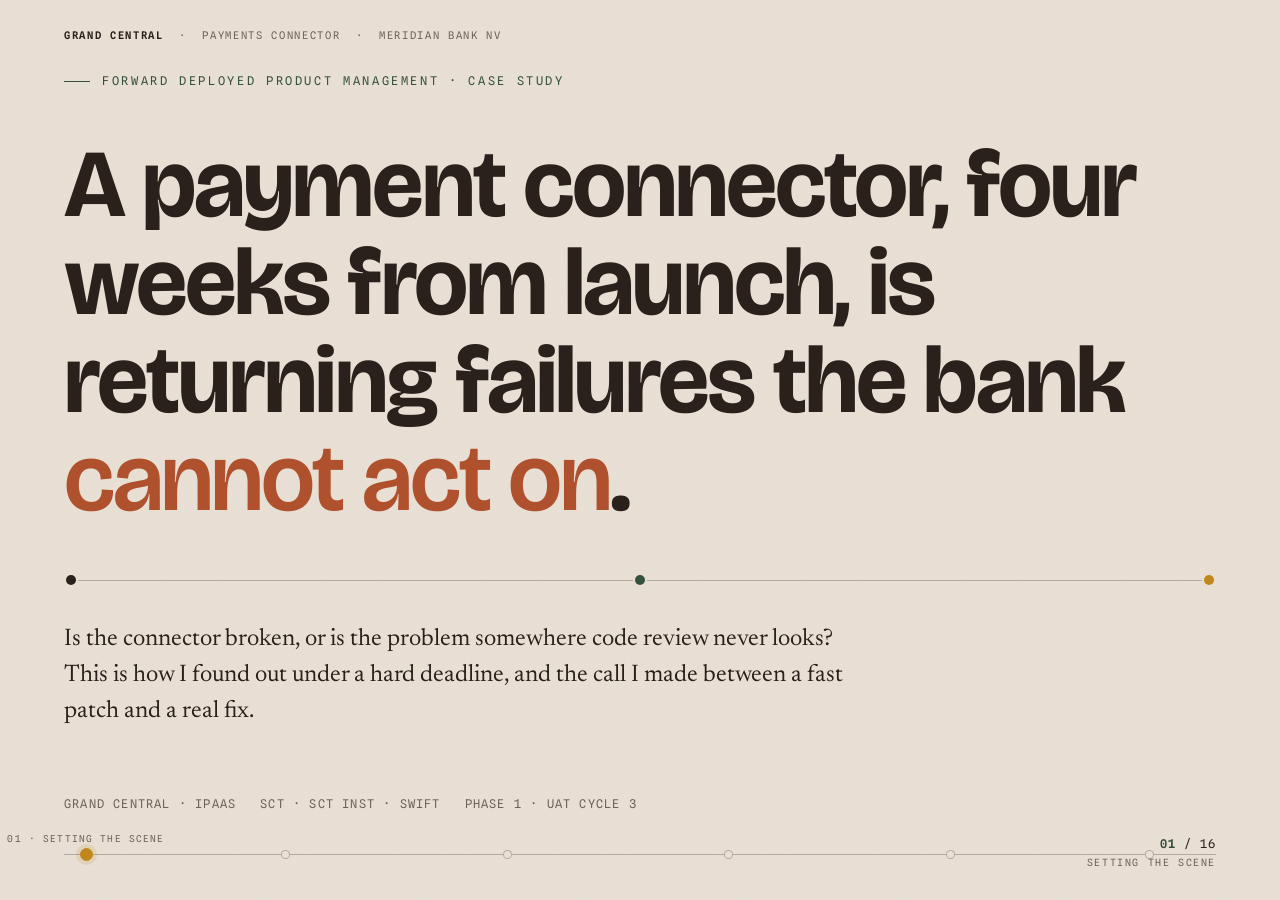
<file: index.html>
<!DOCTYPE html>
<html lang="en">
<head>
<meta charset="UTF-8">
<meta name="viewport" content="width=device-width, initial-scale=1.0">
<title>Meridian Bank · Payment Connector Case Study</title>
<meta name="description" content="A pre go-live crisis in a banking payments connector, and what it revealed. Forward Deployed Product Manager case study.">
<link rel="preconnect" href="https://fonts.googleapis.com">
<link rel="preconnect" href="https://fonts.gstatic.com" crossorigin>
<link href="https://fonts.googleapis.com/css2?family=Bricolage+Grotesque:opsz,wght@12..96,400;12..96,600;12..96,700;12..96,800&family=Newsreader:ital,opsz,wght@0,6..72,400;0,6..72,500;0,6..72,600;1,6..72,400;1,6..72,500&family=Spline+Sans+Mono:wght@400;500;600&display=swap" rel="stylesheet">
<link rel="stylesheet" href="assets/css/styles.css">
</head>
<body>

<div class="brandmark"><b>Grand Central</b> &nbsp;·&nbsp; Payments Connector &nbsp;·&nbsp; Meridian Bank NV</div>

<button class="navzone navzone--left" aria-label="Previous slide">
  <svg class="navzone__chev" viewBox="0 0 24 24"><polyline points="15 4 7 12 15 20"/></svg>
</button>
<button class="navzone navzone--right" aria-label="Next slide">
  <svg class="navzone__chev" viewBox="0 0 24 24"><polyline points="9 4 17 12 9 20"/></svg>
</button>

<main class="deck">

<!-- ===================================================== -->
<!-- ACT 1 - SETTING THE SCENE                              -->
<!-- ===================================================== -->

<!-- SLIDE 1 - Title -->
<section class="slide" id="s1">
  <div class="wrap">
    <div class="title-hero">
      <div class="enter" data-d="1">
        <div class="eyebrow">Forward Deployed Product Management · Case Study</div>
      </div>
      <h1 class="display display--xl enter" data-d="2" style="margin-bottom:0.12em;">
        A payment connector, four weeks from launch, is returning failures the bank <span class="hi-rust">cannot act on</span>.
      </h1>
      <div class="title-rail enter" data-d="3">
        <span class="title-rail__node title-rail__node--core"></span>
        <span class="title-rail__seg"></span>
        <span class="title-rail__node"></span>
        <span class="title-rail__seg"></span>
        <span class="title-rail__node title-rail__node--rail"></span>
      </div>
      <p class="lede lede--full enter" data-d="4" style="margin-top:4px;">
        Is the connector broken, or is the problem somewhere code review never looks? This is how I
        found out under a hard deadline, and the call I made between a fast patch and a real fix.
      </p>
      <div class="enter" data-d="5" style="margin-top:14px; display:flex; gap:24px; flex-wrap:wrap; font-family:var(--mono); font-size:12px; letter-spacing:0.1em; text-transform:uppercase; color:var(--ink-soft);">
        <span>Grand Central · iPaaS</span>
        <span>SCT · SCT Inst · SWIFT</span>
        <span>Phase 1 · UAT Cycle 3</span>
      </div>
    </div>
  </div>
</section>

<!-- SLIDE 2 - Engagement + the players -->
<section class="slide" id="s2">
  <div class="wrap wrap--wide">
    <div class="eyebrow enter" data-d="1">The Engagement</div>
    <h2 class="display display--l enter" data-d="1" style="margin-bottom:14px;">Meridian Bank NV</h2>
    <p class="prose enter" data-d="2" style="margin-bottom:24px; max-width:74ch;">
      A mid-sized retail and SME bank in Amsterdam, modernising its digital layer on Backbase while
      keeping its Temenos T24 core. Big enough to have real volume. Small enough that a missed launch
      is visible at board level. I am the embedded <strong>Forward Deployed PM</strong>, three months
      in, here at the build phase.
    </p>
    <div class="statrow enter" data-d="2" style="margin-bottom:26px;">
      <div class="stat"><span class="stat__n" data-count="1.4" data-suffix="M">1.4M</span><span class="stat__l">Retail customers</span></div>
      <div class="stat"><span class="stat__n" data-count="80" data-suffix="K">80K</span><span class="stat__l">SME customers</span></div>
      <div class="stat"><span class="stat__n" data-count="32" data-prefix="€" data-suffix="B">€32B</span><span class="stat__l">Balance sheet</span></div>
      <div class="stat stat--pine"><span class="stat__n" data-count="9">9</span><span class="stat__l">Months to deliver Phase 1</span></div>
    </div>

    <div class="enter" data-d="3" style="background:var(--paper-2); border:1px solid var(--line); border-radius:var(--radius-lg); overflow:hidden;">
      <div style="display:grid; grid-template-columns:1fr 1fr;">
        <div style="padding:12px 22px; background:var(--paper-4); border-bottom:1px solid var(--line-strong); border-right:1px solid var(--line-strong);">
          <span class="figtag">Meridian · the customer</span>
        </div>
        <div style="padding:12px 22px; background:var(--paper-4); border-bottom:1px solid var(--line-strong);">
          <span class="figtag u-pine">Backbase · my side</span>
        </div>
        <!-- two independent columns, divider between -->
        <div style="border-right:1px solid var(--line-strong);">
          <div style="padding:13px 22px; border-bottom:1px solid var(--line);"><div class="stake__name">Henrik · CTO</div><div class="stake__role">Reports to the board · sent the status request</div></div>
          <div style="padding:13px 22px; border-bottom:1px solid var(--line);"><div class="stake__name">Anna · Head of Payments</div><div class="stake__role">Reports to COO · can escalate past Henrik</div></div>
          <div style="padding:13px 22px; border-bottom:1px solid var(--line);"><div class="stake__name">Peter · Head of Eng &amp; Integration</div><div class="stake__role">UAT &amp; QA lead · signed the spec · I plan with him</div></div>
          <div style="padding:13px 22px;"><div class="stake__name">Maria · Payments Ops Lead</div><div class="stake__role">Runs ops day one · flagged this for weeks</div></div>
        </div>
        <div>
          <div style="padding:13px 22px; border-bottom:1px solid var(--line);"><div class="stake__name">Me · Forward Deployed PM</div><div class="stake__role">Own the product surface at the customer</div></div>
          <div style="padding:13px 22px; border-bottom:1px solid var(--line);"><div class="stake__name">Solution Architect</div><div class="stake__role">Designed the integration · now advisory</div></div>
          <div style="padding:13px 22px; border-bottom:1px solid var(--line);"><div class="stake__name">2 Engineers + QA</div><div class="stake__role">Building and testing the happy path</div></div>
          <div style="padding:13px 22px; border-bottom:1px solid var(--line);"><div class="stake__name">Customer Success Director</div><div class="stake__role">Owns the relationship and the commercial</div></div>
          <div style="padding:13px 22px;"><div class="stake__name">Connector PM <span class="muted" style="font-weight:400;">· HQ</span></div><div class="stake__role">Owns the platform baseline and roadmap</div></div>
        </div>
      </div>
    </div>
    <p class="enter" data-d="4" style="margin-top:16px; font-family:var(--mono); font-size:11.5px; letter-spacing:0.08em; color:var(--ink-soft);">
      PHASE 1 (now) credit transfers &nbsp;·&nbsp; PHASE 2 direct debits &nbsp;·&nbsp; PHASE 3 cards &nbsp;&nbsp;|&nbsp;&nbsp; I own the product surface
    </p>
  </div>
</section>

<!-- SLIDE 3 - Architecture -->
<section class="slide" id="s3">
  <div class="wrap wrap--wide">
    <div class="eyebrow enter" data-d="1">The Architecture</div>
    <h2 class="display display--m enter" data-d="1">One connector. One API. Three rails.</h2>
    <p class="prose enter" data-d="2" style="margin-bottom:34px; max-width:72ch;">
      Grand Central is the middleware. The core does the processing; the connector translates and
      routes. The core sends one instruction and names the rail. The connector submits it and
      <strong>passes the result back</strong>. That return path, the failure path, is where this case lives.
    </p>

    <div class="enter" data-d="3">
    <svg class="diagram" viewBox="0 0 1100 360" role="img" aria-label="T24 core exchanges with the Grand Central connector, which exchanges with three payment rails">
      <defs>
        <marker id="ah" viewBox="0 0 10 10" refX="8" refY="5" markerWidth="7" markerHeight="7" orient="auto-start-reverse">
          <path d="M 0 1 L 9 5 L 0 9" fill="none" stroke="var(--ink-soft)" stroke-width="1.4"/>
        </marker>
      </defs>

      <!-- Core -->
      <rect class="node" x="20" y="130" width="200" height="100" rx="6"/>
      <text class="node-label" x="120" y="170" text-anchor="middle" font-size="20">T24 Core</text>
      <text class="node-sub" x="120" y="194" text-anchor="middle" font-size="10">Temenos · on-prem</text>

      <!-- core <-> connector : two arrows -->
      <line x1="225" y1="158" x2="415" y2="158" stroke="var(--ink-soft)" stroke-width="1.3" marker-end="url(#ah)"/>
      <text class="node-sub" x="320" y="148" text-anchor="middle" font-size="9">initiate</text>
      <line x1="415" y1="202" x2="225" y2="202" stroke="var(--rust)" stroke-width="1.3" marker-end="url(#ah)"/>
      <text class="node-sub" x="320" y="220" text-anchor="middle" font-size="9" fill="var(--rust)">result / failure</text>

      <!-- Connector -->
      <rect class="node node--pine" x="420" y="110" width="260" height="140" rx="6"/>
      <text class="node-label node-label--light" x="550" y="160" text-anchor="middle" font-size="22">Grand Central</text>
      <text class="node-label node-label--light" x="550" y="186" text-anchor="middle" font-size="14" font-weight="400">Payments Connector v3</text>
      <text class="node-sub" x="550" y="214" text-anchor="middle" font-size="9.5" fill="rgba(242,235,226,0.65)">translate · route · return</text>

      <!-- connector <-> rails : bidirectional -->
      <line x1="685" y1="165" x2="855" y2="72" stroke="var(--ink-soft)" stroke-width="1.3" marker-start="url(#ah)" marker-end="url(#ah)"/>
      <line x1="685" y1="180" x2="855" y2="180" stroke="var(--ink-soft)" stroke-width="1.3" marker-start="url(#ah)" marker-end="url(#ah)"/>
      <line x1="685" y1="195" x2="855" y2="288" stroke="var(--ink-soft)" stroke-width="1.3" marker-start="url(#ah)" marker-end="url(#ah)"/>

      <rect class="node" x="860" y="44" width="220" height="64" rx="6"/>
      <text class="node-label" x="970" y="72" text-anchor="middle" font-size="16">SCT</text>
      <text class="node-sub" x="970" y="92" text-anchor="middle" font-size="9">SEPA · D+1 batch</text>

      <rect class="node" x="860" y="148" width="220" height="64" rx="6"/>
      <text class="node-label" x="970" y="176" text-anchor="middle" font-size="16">SCT Inst</text>
      <text class="node-sub" x="970" y="196" text-anchor="middle" font-size="9">SEPA · 10-sec SLA</text>

      <rect class="node" x="860" y="252" width="220" height="64" rx="6"/>
      <text class="node-label" x="970" y="280" text-anchor="middle" font-size="16">SWIFT</text>
      <text class="node-sub" x="970" y="300" text-anchor="middle" font-size="9">cross-border</text>
    </svg>
    </div>

    <div class="cols-3 enter" data-d="4" style="margin-top:30px;">
      <div class="panel"><p class="figtag u-pine" style="margin-bottom:6px;">SCT</p><p class="muted" style="font-size:14px; margin:0;">Standard SEPA transfer. Batch, next-day. The forgiving rail.</p></div>
      <div class="panel"><p class="figtag u-pine" style="margin-bottom:6px;">SCT Inst</p><p class="muted" style="font-size:14px; margin:0;">Real-time, a hard 10-second deadline. Timeouts become a real failure mode.</p></div>
      <div class="panel"><p class="figtag u-pine" style="margin-bottom:6px;">SWIFT</p><p class="muted" style="font-size:14px; margin:0;">Cross-border. Failure semantics unlike SEPA, and brand new to this connector.</p></div>
    </div>
  </div>
</section>

<!-- ===================================================== -->
<!-- ACT 2 - THE CRISIS                                     -->
<!-- ===================================================== -->

<!-- SLIDE 4 - The four emails, stacked in sequence -->
<section class="slide" id="s4">
  <div class="wrap wrap--narrow">
    <div class="eyebrow eyebrow--rust enter" data-d="1">The Crisis · Four weeks to launch</div>
    <h2 class="display display--m enter" data-d="1" style="margin-bottom:22px;">It lands as a chain of four emails</h2>

    <div class="stack-sm">
      <div class="mail mail--alert enter" data-d="2" style="display:grid; grid-template-columns:30px 1fr; gap:16px; align-items:start;">
        <div class="list__num" style="margin-top:2px;">1</div>
        <div>
          <div class="mail__head"><span class="mail__from">Maria · Payments Ops Lead</span><span class="mail__meta">Tue, morning</span></div>
          <div class="mail__body"><p>47 failures out of 500 in UAT. I have flagged 23 of them: blank, generic, or raw codes we do not recognise. <strong>We do not understand the pattern.</strong> Peter from engg says this is a Backbase-side issue. We need this resolved before sign-off.</p></div>
        </div>
      </div>
      <div class="mail enter" data-d="3" style="display:grid; grid-template-columns:30px 1fr; gap:16px; align-items:start;">
        <div class="list__num" style="margin-top:2px;">2</div>
        <div>
          <div class="mail__head"><span class="mail__from">Engineering · Backbase</span><span class="mail__meta">Tue, afternoon</span></div>
          <div class="mail__body"><p>The connector is passing through whatever the core or rail returns. It is behaving <strong>correctly per the v3 spec</strong>. The inconsistency is upstream of us.</p></div>
        </div>
      </div>
      <div class="mail mail--alert enter" data-d="4" style="display:grid; grid-template-columns:30px 1fr; gap:16px; align-items:start;">
        <div class="list__num" style="margin-top:2px;">3</div>
        <div>
          <div class="mail__head"><span class="mail__from">Anna · Head of Payments</span><span class="mail__meta">Tue, evening</span></div>
          <div class="mail__body"><p>If the platform cannot give us consistent responses, it is not ready. We cannot go live with this. <strong>Henrik should be aware.</strong></p></div>
        </div>
      </div>
      <div class="mail mail--alert enter" data-d="5" style="display:grid; grid-template-columns:30px 1fr; gap:16px; align-items:start; border-left:3px solid var(--rust);">
        <div class="list__num" style="margin-top:2px; color:var(--rust); border-color:var(--rust-line);">4</div>
        <div>
          <div class="mail__head"><span class="mail__from">Henrik · CTO</span><span class="mail__meta">Wed, 08:47</span></div>
          <div class="mail__body"><p>I need a status update by end of day. <strong>The launch date is not moving</strong> - board meeting in five weeks, marketing already live. Send me a clear plan by EOD.</p></div>
        </div>
      </div>
    </div>
    <p class="marg enter" data-d="6" style="margin-top:18px;"><span class="marg__label">Where the case opens</span>It is Wednesday morning. I am the FDPM. The CTO is waiting, and I do not have a diagnosis yet.</p>
  </div>
</section>

<!-- SLIDE 5 - First response + how I work -->
<section class="slide" id="s5">
  <div class="wrap">
    <div class="spread">
      <div class="spread__main">
        <div class="eyebrow enter" data-d="1">First Move · Wednesday morning</div>
        <h2 class="display display--m enter" data-d="1">I answer Henrik first, briefly</h2>
        <p class="prose enter" data-d="2" style="margin:16px 0 22px;">
          I cannot leave the CTO on delivered, and I cannot send him a guess. So I acknowledge,
          show we are already moving, and buy the day to diagnose properly.
        </p>
        <div class="mail mail--cta enter" data-d="3">
          <div class="mail__head"><span class="mail__from">To: Henrik · CTO</span><span class="mail__meta">Wed, 09:10</span></div>
          <div class="mail__body">
            <p>Hi Henrik,</p>
            <p>Thank you for the note. We have had a joint session with your engineering and QA and our own, and we are going through the failure data now. I will have a clear plan to you by end of day.</p>
            <p>The launch date is our shared target and I am treating it that way.</p>
            <p>Regards,<br>Parth</p>
          </div>
        </div>
      </div>
      <div class="spread__margin enter" data-d="4">
        <p class="figtag" style="margin-bottom:12px;">How I work the next few hours</p>
        <p class="marg"><span class="marg__label">Understand before I answer</span>Read the data with my own eyes before I trust anyone's read of it, including engineering's.</p>
        <p class="marg"><span class="marg__label">One voice</span>Align with engineering, the SA, and the CSD internally, so the bank hears one position, not three.</p>
      </div>
    </div>
  </div>
</section>

<!-- ===================================================== -->
<!-- ACT 3 - THE INVESTIGATION                              -->
<!-- ===================================================== -->

  <!-- SLIDE 6 - The data + the real problem -->
<section class="slide" id="s6">
  <div class="wrap">
    <div class="spread">
      <div class="spread__main">
        <div class="eyebrow enter" data-d="1">What Maria Sent</div>
        <h2 class="display display--m enter" data-d="1">500 transactions. 47 failed. 23 ops cannot use.</h2>
        <p class="prose enter" data-d="2" style="margin:18px 0 26px;">
          The failures look random, which is why Maria's team is stuck. They cannot predict, from the
          failure itself, which ones they will be able to act on.
        </p>
        <div class="statrow enter" data-d="3" style="margin-bottom:28px;">
          <div class="stat"><span class="stat__n" data-count="500">500</span><span class="stat__l">UAT transactions</span></div>
          <div class="stat stat--rust"><span class="stat__n" data-count="47">47</span><span class="stat__l">Failures · 9.4%</span></div>
          <div class="stat stat--rust"><span class="stat__n" data-count="23">23</span><span class="stat__l">Ops cannot use</span></div>
        </div>
        <div class="enter" data-d="4">
          <p class="figtag" style="margin-bottom:12px;">What ops actually receives, defined once</p>
          <table class="tbl" style="max-width:560px;">
            <thead><tr><th>Response</th><th class="num">Count</th><th>What ops sees</th></tr></thead>
            <tbody>
              <tr><td class="rowhead u-pine">Usable</td><td class="num">24</td><td class="muted">A clear code they can route on</td></tr>
              <tr><td class="rowhead u-rust">Raw</td><td class="num">13</td><td class="muted">A core code passed straight through · <span class="u-mono">AC.CLOSED</span></td></tr>
              <tr><td class="rowhead u-rust">Generic</td><td class="num">5</td><td class="muted">Just <span class="u-mono">PAYMENT_FAILED</span></td></tr>
              <tr><td class="rowhead u-rust">Blank</td><td class="num">5</td><td class="muted">Nothing at all</td></tr>
            </tbody>
          </table>
        </div>
      </div>
      <div class="spread__margin enter" data-d="5">
        <p class="figtag" style="margin-bottom:12px;">The real problem</p>
        <p class="marg">Ops cannot tell <strong>what</strong> failed or <strong>where</strong> it failed. Without that, every one of the 23 becomes a manual investigation. Unpredictable, and it does not scale.</p>
        <p class="marg"><span class="marg__label">The dataset</span>500 synthetic transactions with full request and response payloads, plus 301 connector log lines. Real, and linked in the repo.</p>
      </div>
    </div>
  </div>
</section>

<!-- SLIDE 7 - Slicing the failures (two cuts) -->
<section class="slide" id="s7">
  <div class="wrap wrap--wide">
    <div class="eyebrow enter" data-d="1">The Investigation · Slicing the 47</div>
    <h2 class="display display--m enter" data-d="1">A real read takes more than one cut</h2>
    <p class="prose enter" data-d="2" style="margin:14px 0 24px; max-width:78ch;">
      I load the 47 into a notebook and start slicing. The first cut I try is the obvious one, by rail.
      It is useful but it does not fully explain the mess. The second cut, by origin, is the one that lands.
    </p>

    <div class="cols-2 enter" data-d="3" style="gap:32px; align-items:start;">
      <!-- Cut 1 -->
      <div>
        <p class="figtag" style="margin-bottom:10px;">Cut 1 · by rail <span class="muted">- inconclusive</span></p>
        <table class="tbl" style="font-size:13.5px;">
          <thead><tr><th>Rail</th><th class="num">Usable</th><th class="num">Raw</th><th class="num">Generic</th><th class="num">Blank</th></tr></thead>
          <tbody>
            <tr><td class="rowhead">SCT</td><td class="num">11</td><td class="num u-rust">7</td><td class="num muted">-</td><td class="num muted">-</td></tr>
            <tr><td class="rowhead">SCT Inst</td><td class="num">8</td><td class="num u-rust">6</td><td class="num muted">-</td><td class="num u-rust">5</td></tr>
            <tr><td class="rowhead">SWIFT</td><td class="num">5</td><td class="num muted">-</td><td class="num u-rust">5</td><td class="num muted">-</td></tr>
          </tbody>
        </table>
        <p class="muted" style="font-size:13.5px; margin:12px 2px 0;">Blanks are all on the real-time rail, generics are all SWIFT. A hint. But the <span class="u-rust">raw</span> failures cut across both SEPA rails, so rail alone does not explain it.</p>
      </div>
      <!-- Cut 2 -->
      <div>
        <p class="figtag u-pine" style="margin-bottom:10px;">Cut 2 · by origin <span class="muted">- the pattern</span></p>
        <table class="tbl js-reveal" style="font-size:13.5px;">
          <thead><tr><th>Origin</th><th>What happened</th><th class="num">n</th><th class="num">Usable?</th></tr></thead>
          <tbody>
            <tr><td class="rowhead">Rail</td><td class="muted">Documented SEPA reject</td><td class="num">19</td><td class="cell cell--good">yes</td></tr>
            <tr><td class="rowhead">Connector</td><td class="muted">Caught at validation</td><td class="num">5</td><td class="cell cell--good">yes</td></tr>
            <tr><td class="rowhead u-rust">Core</td><td class="muted">T24 code, no mapping</td><td class="num">13</td><td class="cell cell--bad">raw</td></tr>
            <tr><td class="rowhead u-rust">Rail</td><td class="muted">SWIFT code, not standardised</td><td class="num">5</td><td class="cell cell--bad">generic</td></tr>
            <tr><td class="rowhead u-rust">Connector</td><td class="muted">Timeout, not caught</td><td class="num">5</td><td class="cell cell--bad">blank</td></tr>
          </tbody>
        </table>
        <p class="muted" style="font-size:13.5px; margin:12px 2px 0;">Group by where it came from and the split is clean: <span class="u-pine">24 usable</span>, <span class="u-rust">23 not</span>.</p>
      </div>
    </div>

    <div class="panel panel--pine enter" data-d="4" style="margin-top:24px;">
      <p style="margin:0; font-size:18px; line-height:1.5;">The line between usable and not is one thing: <strong>did the connector have a way to translate the code?</strong> Where it knew the code, ops got a clean answer. Where it did not, a core code with no mapping, a SWIFT code it never standardised, a timeout it never caught, ops got raw, generic, or nothing. <span class="hi-saffron">It is structural, not random.</span></p>
    </div>
  </div>
</section>

<!-- SLIDE 8 - Investigation: method, the record, API history -->
<section class="slide" id="s8">
  <div class="wrap wrap--wide">
    <div class="eyebrow enter" data-d="1">The Investigation · Into the Record</div>
    <h2 class="display display--m enter" data-d="1">Before I touch code, I work out what kind of problem this is</h2>
    <p class="prose enter" data-d="2" style="margin:14px 0 20px; max-width:80ch;">
      A one-off bug you fix in code. A pattern that repeats across versions you fix in the contract. The
      fix is different, and so is the blast radius, so I need to know which one this is <strong>before</strong>
      I commit to anything. That question drives how I trace it.
    </p>

    <div class="enter" data-d="3" style="margin-bottom:22px;">
      <div class="boxflow">
        <div class="boxflow__node"><div class="boxflow__t" style="font-size:15px;">Reproduce</div><div class="boxflow__s">confirm in the data, not hearsay</div></div>
        <div class="boxflow__arrow">→</div>
        <div class="boxflow__node"><div class="boxflow__t" style="font-size:15px;">Check the contract</div><div class="boxflow__s">is a blank even valid? yes</div></div>
        <div class="boxflow__arrow">→</div>
        <div class="boxflow__node"><div class="boxflow__t" style="font-size:15px;">Search the record</div><div class="boxflow__s">Confluence + release notes</div></div>
        <div class="boxflow__arrow">→</div>
        <div class="boxflow__node"><div class="boxflow__t" style="font-size:15px;">Diff the versions</div><div class="boxflow__s">what grew, what did not</div></div>
      </div>
    </div>

    <div class="cols-2 enter" data-d="4" style="margin-bottom:20px;">
      <div class="panel">
        <div class="mail__subj" style="margin-bottom:8px;">Confluence + release notes · first implementation</div>
        <p style="font-weight:600; font-size:16px; margin:0 0 6px;">Apex Banking <span class="muted u-mono" style="font-size:12px;">v1 · SCT</span></p>
        <p class="muted" style="font-size:14px; margin:0 0 10px;">SEPA reject codes were not being translated. The FDPM added a custom transformer to surface them.</p>
        <span class="tag tag--rust"><span class="tag__dot"></span>Lives in the Apex build only</span>
      </div>
      <div class="panel">
        <div class="mail__subj" style="margin-bottom:8px;">Confluence + release notes · second implementation</div>
        <p style="font-weight:600; font-size:16px; margin:0 0 6px;">Sparkasse Mittelrhein <span class="muted u-mono" style="font-size:12px;">v2 · SCT + Inst</span></p>
        <p class="muted" style="font-size:14px; margin:0 0 10px;">A connector timeout returned an empty response. They wrapped it to return a fixed timeout code.</p>
        <span class="tag tag--rust"><span class="tag__dot"></span>Lives in the Sparkasse config only</span>
      </div>
    </div>

    <div class="enter" data-d="5" style="background:var(--paper-2); border:1px solid var(--line); border-radius:var(--radius-lg); overflow:hidden;">
      <div style="padding:11px 18px; background:var(--paper-4); border-bottom:1px solid var(--line-strong); display:flex; justify-content:space-between; align-items:center; gap:12px; flex-wrap:wrap;">
        <span class="figtag">API version history · the asymmetry</span>
        <div style="display:flex; gap:7px;">
          <a class="artifact" href="resources/api-v1.html" target="_blank" rel="noopener" style="padding:4px 9px;">API v1</a>
          <a class="artifact" href="resources/api-v2.html" target="_blank" rel="noopener" style="padding:4px 9px;">API v2</a>
          <a class="artifact" href="resources/api-v3.html" target="_blank" rel="noopener" style="padding:4px 9px;">API v3</a>
        </div>
      </div>
      <table class="tbl" style="font-size:14px;">
        <thead><tr><th>Version</th><th>Rails added</th><th class="num">Request fields</th><th>Failure response</th></tr></thead>
        <tbody>
          <tr><td class="u-mono">v1</td><td class="muted">SCT</td><td class="num">~7</td><td class="muted">status + optional code</td></tr>
          <tr><td class="u-mono">v2</td><td class="muted">+ SCT Inst</td><td class="num">~12</td><td class="muted">status + optional code <span class="u-mono" style="font-size:11px; color:var(--ink-faint);">(unchanged)</span></td></tr>
          <tr><td class="u-mono u-rust">v3</td><td class="muted">+ SWIFT</td><td class="num">20+</td><td class="muted">status + optional code <span class="u-mono" style="font-size:11px; color:var(--rust);">(still unchanged)</span></td></tr>
        </tbody>
      </table>
    </div>
    <p class="marg enter" data-d="6" style="margin-top:14px; max-width:82ch;"><span class="marg__label">The answer: it is a pattern, not a bug</span>The request side mirrors ISO 20022 <span class="u-mono">pain.001</span> and grew carefully with every rail. The failure response never got the same discipline. Two banks already patched around it in their own builds. <strong>This is a contract gap, and it is no single bank's fault.</strong></p>
  </div>
</section>

<!-- SLIDE 9 - Logs + QA -->
<section class="slide" id="s9">
  <div class="wrap wrap--wide">
    <div class="eyebrow enter" data-d="1">The Investigation · Proof in the Logs</div>
    <h2 class="display display--m enter" data-d="1">Two failures, traced end to end</h2>
    <p class="prose enter" data-d="2" style="margin:14px 0 24px; max-width:72ch;">
      A hypothesis is not proof. I pull two of the unusable failures and follow them hop by hop. The
      connector's own log lines say exactly what went wrong.
    </p>
    <div class="cols-2 enter" data-d="3">
      <div class="code">
        <div class="code__bar"><span class="code__title">Blank · SCT Inst timeout</span><span class="code__dot" style="background:var(--rust);"></span></div>
        <pre class="code__body"><span class="code__line"><span class="t-com">received from core      ok</span></span><span class="code__line"><span class="t-com">routed to rail          SCT_INST</span></span><span class="code__line"><span class="t-com">submitted to rail       ok</span></span><span class="code__line"><span class="t-num">no response in 10s       timeout</span></span><span class="code__line code__line--flag">connector timeout was
not caught, so an empty
body went back to core</span><span class="code__line"><span class="t-com">returned to core        (blank)</span></span></pre>
        <p class="muted" style="font-size:13px; margin:14px 0 0; padding:0 2px;">A connector timeout the connector never translated. Ops gets nothing.</p>
      </div>
      <div class="code">
        <div class="code__bar"><span class="code__title">Raw · SCT core reject</span><span class="code__dot" style="background:var(--saffron);"></span></div>
        <pre class="code__body"><span class="code__line"><span class="t-com">received from core      ok</span></span><span class="code__line"><span class="t-com">pre-check to T24 core   ok</span></span><span class="code__line"><span class="t-num">core returned            AC.CLOSED</span></span><span class="code__line code__line--flag">no translation mapping
found for core code
'AC.CLOSED' - passing
it through raw</span><span class="code__line"><span class="t-com">returned to core        raw code</span></span></pre>
        <p class="muted" style="font-size:13px; margin:14px 0 0; padding:0 2px;">A core code the connector had no mapping for. Ops gets a raw string.</p>
      </div>
    </div>
    <div class="panel panel--pine enter" data-d="4" style="margin-top:24px;">
      <p style="margin:0; font-size:18px; line-height:1.5;">So why did QA pass it? Because under the v3 contract, the error code is <strong>optional</strong>. A blank and a raw code are both valid responses. Every test passed. <strong>This is a specification gap, not a QA miss</strong> - which makes it mine to own, not a defect to hand back.</p>
    </div>
  </div>
</section>

<!-- SLIDE 10 - Three banks, one gap -->
<section class="slide" id="s10">
  <div class="wrap wrap--wide">
    <div class="eyebrow enter" data-d="1">The Systemic Signal</div>
    <h2 class="display display--m enter" data-d="1">Three banks hit the same gap. It never propagates.</h2>
    <p class="prose enter" data-d="2" style="margin:14px 0 26px; max-width:78ch;">
      Each bank runs its own build of the connector. A patch made for one bank stays in that bank's
      build unless it is promoted to the shared baseline. It never was. So Meridian inherits
      <strong>none</strong> of the earlier fixes, and adds SWIFT on top.
    </p>
    <div class="enter" data-d="3">
      <table class="tbl">
        <thead>
          <tr><th>Implementation</th><th>Version</th><th>Rails</th><th>Problem found</th><th>Patch</th><th class="num">Promoted to baseline?</th></tr>
        </thead>
        <tbody>
          <tr><td class="rowhead">Apex · IE</td><td class="u-mono">v1</td><td class="muted">SCT</td><td class="muted">SEPA reject codes not translated</td><td class="muted">Custom transformer</td><td class="cell cell--bad">No</td></tr>
          <tr><td class="rowhead">Sparkasse · DE</td><td class="u-mono">v2</td><td class="muted">SCT · Inst</td><td class="muted">Connector timeout returns empty</td><td class="muted">Timeout wrapper</td><td class="cell cell--bad">No</td></tr>
          <tr><td class="rowhead u-rust">Meridian · NL</td><td class="u-mono">v3</td><td class="muted">SCT · Inst · SWIFT</td><td class="muted">Both of the above, plus SWIFT</td><td class="muted">- this case -</td><td class="cell cell--0">-</td></tr>
        </tbody>
      </table>
    </div>
    <div class="cols-3 enter" data-d="4" style="margin-top:26px;">
      <div class="panel panel--inset"><p class="figtag u-rust" style="margin-bottom:6px;">Inherited from Apex</p><p style="margin:0; font-size:15px;">SEPA reject codes, rediscovered here because the fix never left the Apex build.</p></div>
      <div class="panel panel--inset"><p class="figtag u-rust" style="margin-bottom:6px;">Inherited from Sparkasse</p><p style="margin:0; font-size:15px;">Connector timeouts, rediscovered here because that fix never left Sparkasse either.</p></div>
      <div class="panel panel--inset"><p class="figtag u-rust" style="margin-bottom:6px;">New to Meridian</p><p style="margin:0; font-size:15px;">SWIFT failure modes that <strong>no one</strong> has solved. Meridian is the discovery customer.</p></div>
    </div>
  </div>
</section>

<!-- SLIDE 10b - Error Intelligence: Dashboard + Agentic Layer -->
<section class="slide" id="s10b" style="padding-top:clamp(36px,4vh,52px); padding-bottom:clamp(72px,9vh,96px);">
  <div class="wrap wrap--wide" style="max-width:1280px;">

    <!-- Section label -->
    <div style="display:flex; align-items:baseline; justify-content:space-between; margin-bottom:10px; flex-wrap:wrap; gap:8px;">
      <div class="eyebrow" style="margin:0;">At Scale · The Intelligence Layer</div>
      <span style="font-family:var(--mono); font-size:10px; letter-spacing:0.12em; text-transform:uppercase; color:var(--ink-faint);">Layer 1: Monitoring Dashboard &nbsp;·&nbsp; Layer 2: Agentic Detection</span>
    </div>

    <!-- ═══════════════════════════════════════════════════ -->
    <!-- LAYER 1: DASHBOARD                                   -->
    <!-- ═══════════════════════════════════════════════════ -->
    <div style="background:var(--paper-2); border:1px solid var(--line-strong); border-radius:8px; overflow:hidden; font-family:var(--mono);">

      <!-- Top bar -->
      <div style="background:var(--paper-4); border-bottom:1px solid var(--line-strong); padding:8px 16px; display:flex; align-items:center; justify-content:space-between; gap:12px; flex-wrap:wrap;">
        <div style="display:flex; align-items:center; gap:10px;">
          <span style="width:8px;height:8px;border-radius:50%;background:var(--pine);display:inline-block;"></span>
          <span style="font-size:11px; letter-spacing:0.12em; text-transform:uppercase; color:var(--ink);">Grand Central · Error Intelligence Dashboard</span>
          <span style="font-size:10px; color:var(--ink-faint);">Meridian Bank NV · v3 Connector · Production</span>
        </div>
        <div style="display:flex; align-items:center; gap:8px;">
          <span style="font-size:10px; color:var(--ink-soft);">Period</span>
          <select id="dash-period" style="font-family:var(--mono); font-size:11px; background:var(--paper-2); border:1px solid var(--line-strong); border-radius:4px; padding:3px 24px 3px 8px; color:var(--ink); cursor:pointer; appearance:none; -webkit-appearance:none; background-image:url('data:image/svg+xml,<svg xmlns=%22http://www.w3.org/2000/svg%22 width=%2210%22 height=%226%22><path d=%22M0 0l5 6 5-6%22 fill=%22%236F6358%22/></svg>'); background-repeat:no-repeat; background-position:right 7px center;">
            <option value="7">Last 7 days</option>
            <option value="14">Last 14 days</option>
            <option value="30" selected>Last 30 days</option>
            <option value="90">Last 90 days</option>
          </select>
          <span style="font-size:10px; color:var(--ink-faint); letter-spacing:0.06em;">LIVE</span>
          <span id="dash-pulse" style="width:6px;height:6px;border-radius:50%;background:var(--pine);display:inline-block;animation:pulse 2s ease-in-out infinite;"></span>
        </div>
      </div>

      <!-- Stat row -->
      <div style="display:grid; grid-template-columns:repeat(5,1fr); border-bottom:1px solid var(--line);">
        <div style="padding:10px 14px; border-right:1px solid var(--line);">
          <div style="font-size:9px; letter-spacing:0.14em; text-transform:uppercase; color:var(--ink-faint); margin-bottom:4px;">Total Transactions</div>
          <div style="font-family:var(--display); font-size:22px; font-weight:700; color:var(--ink); letter-spacing:-0.02em;" id="v-total">10,000</div>
        </div>
        <div style="padding:10px 14px; border-right:1px solid var(--line);">
          <div style="font-size:9px; letter-spacing:0.14em; text-transform:uppercase; color:var(--ink-faint); margin-bottom:4px;">Success</div>
          <div style="font-family:var(--display); font-size:22px; font-weight:700; color:var(--pine); letter-spacing:-0.02em;" id="v-success">4,000</div>
        </div>
        <div style="padding:10px 14px; border-right:1px solid var(--line);">
          <div style="font-size:9px; letter-spacing:0.14em; text-transform:uppercase; color:var(--ink-faint); margin-bottom:4px;">Failures</div>
          <div style="font-family:var(--display); font-size:22px; font-weight:700; color:var(--rust); letter-spacing:-0.02em;" id="v-fail">6,000</div>
        </div>
        <div style="padding:10px 14px; border-right:1px solid var(--line);">
          <div style="font-size:9px; letter-spacing:0.14em; text-transform:uppercase; color:var(--ink-faint); margin-bottom:4px;">Mapped</div>
          <div style="font-family:var(--display); font-size:22px; font-weight:700; color:var(--pine); letter-spacing:-0.02em;" id="v-mapped">5,000</div>
          <div style="font-size:9px; color:var(--ink-soft); margin-top:1px;" id="v-mapped-pct">83% of failures</div>
        </div>
        <div style="padding:10px 14px;">
          <div style="font-size:9px; letter-spacing:0.14em; text-transform:uppercase; color:var(--ink-faint); margin-bottom:4px;">Unmapped</div>
          <div style="font-family:var(--display); font-size:22px; font-weight:700; color:var(--rust); letter-spacing:-0.02em;" id="v-unmapped">1,000</div>
          <div style="font-size:9px; color:var(--rust); margin-top:1px;" id="v-unmapped-pct">17% · needs review</div>
        </div>
      </div>

      <!-- Five charts row -->
      <div style="display:grid; grid-template-columns:1.1fr 1.3fr 1fr 0.9fr 0.9fr; gap:0; border-bottom:1px solid var(--line);">

        <!-- Chart 1: Failures by Origin (horizontal bars) -->
        <div style="padding:12px 14px; border-right:1px solid var(--line);">
          <div style="font-size:9px; letter-spacing:0.13em; text-transform:uppercase; color:var(--ink-soft); margin-bottom:10px;">By Origin</div>
          <canvas id="chart-origin" style="width:100%; height:120px; display:block;"></canvas>
        </div>

        <!-- Chart 2: Mapped vs Unmapped trend -->
        <div style="padding:12px 14px; border-right:1px solid var(--line);">
          <div style="font-size:9px; letter-spacing:0.13em; text-transform:uppercase; color:var(--ink-soft); margin-bottom:10px;">Mapped vs Unmapped · Daily</div>
          <canvas id="chart-trend" style="width:100%; height:120px; display:block;"></canvas>
        </div>

        <!-- Chart 3: Top unmapped codes -->
        <div style="padding:12px 14px; border-right:1px solid var(--line);">
          <div style="font-size:9px; letter-spacing:0.13em; text-transform:uppercase; color:var(--ink-soft); margin-bottom:10px;">Top Unmapped Codes</div>
          <div id="chart-unmapped" style="display:grid; gap:6px;"></div>
        </div>

        <!-- Chart 4: Failures by Rail (donut) -->
        <div style="padding:12px 14px; border-right:1px solid var(--line);">
          <div style="font-size:9px; letter-spacing:0.13em; text-transform:uppercase; color:var(--ink-soft); margin-bottom:10px;">By Rail</div>
          <canvas id="chart-rail" style="width:100%; height:120px; display:block;"></canvas>
        </div>

        <!-- Chart 5: Failure rate sparkline -->
        <div style="padding:12px 14px;">
          <div style="font-size:9px; letter-spacing:0.13em; text-transform:uppercase; color:var(--ink-soft); margin-bottom:10px;">Failure Rate · Hourly</div>
          <canvas id="chart-spark" style="width:100%; height:80px; display:block;"></canvas>
          <div style="margin-top:8px; display:grid; gap:4px;">
            <div style="display:flex; justify-content:space-between; font-size:9px;">
              <span style="color:var(--ink-faint);">Peak</span>
              <span style="color:var(--rust);" id="v-peak">74%</span>
            </div>
            <div style="display:flex; justify-content:space-between; font-size:9px;">
              <span style="color:var(--ink-faint);">Avg</span>
              <span style="color:var(--ink-soft);" id="v-avg">61%</span>
            </div>
          </div>
        </div>

      </div><!-- end charts row -->

      <!-- Footer -->
      <div style="padding:7px 16px; display:flex; align-items:center; justify-content:space-between; font-size:9px; color:var(--ink-faint); letter-spacing:0.07em;">
        <span>meridian_production_logs_v3.csv · 10,000 rows · refreshed 2 min ago</span>
        <span style="color:var(--rust);">&#9888; 1,000 unmapped codes require config update</span>
      </div>

    </div><!-- end dashboard chrome -->

    <!-- ═══════════════════════════════════════════════════ -->
    <!-- DIVIDER                                              -->
    <!-- ═══════════════════════════════════════════════════ -->
    <div style="margin:14px 0 12px; display:flex; align-items:center; gap:14px;">
      <div style="flex:1; height:1px; background:var(--line-strong);"></div>
      <span style="font-family:var(--mono); font-size:9px; letter-spacing:0.18em; text-transform:uppercase; color:var(--ink-faint);">Layer 2 · Agentic Detection</span>
      <div style="flex:1; height:1px; background:var(--line-strong);"></div>
    </div>

    <!-- ═══════════════════════════════════════════════════ -->
    <!-- LAYER 2: AGENTIC WORKFLOW DIAGRAM                    -->
    <!-- ═══════════════════════════════════════════════════ -->
    <div style="background:var(--paper-2); border:1px solid var(--line); border-radius:8px; padding:14px 18px;">

      <!-- Two trigger modes -->
      <div style="display:grid; grid-template-columns:1fr 1fr; gap:12px; margin-bottom:14px;">

        <div style="background:var(--paper-3); border:1px solid var(--line); border-radius:6px; padding:10px 14px; display:flex; align-items:center; gap:12px;">
          <div style="flex-shrink:0; width:32px; height:32px; border-radius:6px; background:var(--pine-soft); border:1px solid rgba(53,80,63,0.25); display:grid; place-items:center; font-size:16px;">&#9655;</div>
          <div>
            <div style="font-family:var(--mono); font-size:10px; letter-spacing:0.12em; text-transform:uppercase; color:var(--pine); margin-bottom:2px;">Manual trigger</div>
            <div style="font-size:12px; color:var(--ink-soft);">"Transaction failures increased in the last 24h - what is happening?"</div>
          </div>
        </div>

        <div style="background:var(--paper-3); border:1px solid var(--line); border-radius:6px; padding:10px 14px; display:flex; align-items:center; gap:12px;">
          <div style="flex-shrink:0; width:32px; height:32px; border-radius:6px; background:var(--saffron-soft); border:1px solid rgba(194,135,27,0.3); display:grid; place-items:center; font-size:16px;">&#9201;</div>
          <div>
            <div style="font-family:var(--mono); font-size:10px; letter-spacing:0.12em; text-transform:uppercase; color:var(--saffron); margin-bottom:2px;">Scheduled · every 6 hours</div>
            <div style="font-size:12px; color:var(--ink-soft);">Query Redshift, detect anomalies in unmapped failure rate</div>
          </div>
        </div>

      </div>

      <!-- Agent pipeline -->
      <div style="display:grid; grid-template-columns:repeat(5,1fr) 1.1fr; gap:0; align-items:stretch;">

        <!-- Step 1 -->
        <div style="background:var(--paper-3); border:1px solid var(--line); border-radius:6px 0 0 6px; padding:10px 12px; border-right:none;">
          <div style="font-family:var(--mono); font-size:9px; letter-spacing:0.12em; text-transform:uppercase; color:var(--pine); margin-bottom:6px;">1 · Redshift</div>
          <div style="font-size:11.5px; color:var(--ink); font-weight:600; margin-bottom:3px;">Query DB</div>
          <div style="font-size:11px; color:var(--ink-soft); line-height:1.4;">Count failures by origin + rawCode vs 24h baseline. Detect spike.</div>
        </div>

        <!-- Arrow -->
        <div style="display:grid; place-items:center; background:var(--paper-3); border-top:1px solid var(--line); border-bottom:1px solid var(--line); padding:0 2px; color:var(--ink-faint); font-size:14px;">&#8594;</div>

        <!-- Step 2 -->
        <div style="background:var(--paper-3); border:1px solid var(--line); padding:10px 12px; border-right:none; border-left:none;">
          <div style="font-family:var(--mono); font-size:9px; letter-spacing:0.12em; text-transform:uppercase; color:var(--pine); margin-bottom:6px;">2 · Confluence</div>
          <div style="font-size:11.5px; color:var(--ink); font-weight:600; margin-bottom:3px;">Check docs</div>
          <div style="font-size:11px; color:var(--ink-soft); line-height:1.4;">Search connector changelog + config history for recent updates.</div>
        </div>

        <!-- Arrow -->
        <div style="display:grid; place-items:center; background:var(--paper-3); border-top:1px solid var(--line); border-bottom:1px solid var(--line); padding:0 2px; color:var(--ink-faint); font-size:14px;">&#8594;</div>

        <!-- Step 3 -->
        <div style="background:var(--paper-3); border:1px solid var(--line); padding:10px 12px; border-right:none; border-left:none;">
          <div style="font-family:var(--mono); font-size:9px; letter-spacing:0.12em; text-transform:uppercase; color:var(--pine); margin-bottom:6px;">3 · Jira + Github</div>
          <div style="font-size:11.5px; color:var(--ink); font-weight:600; margin-bottom:3px;">Find deployments</div>
          <div style="font-size:11px; color:var(--ink-soft); line-height:1.4;">Look for deploy tickets + merges in the same window as the spike.</div>
        </div>

        <!-- Arrow -->
        <div style="display:grid; place-items:center; background:var(--paper-3); border-top:1px solid var(--line); border-bottom:1px solid var(--line); padding:0 2px; color:var(--ink-faint); font-size:14px;">&#8594;</div>

        <!-- Step 4 -->
        <div style="background:var(--paper-3); border:1px solid var(--line); padding:10px 12px; border-left:none; border-radius:0 6px 6px 0;">
          <div style="font-family:var(--mono); font-size:9px; letter-spacing:0.12em; text-transform:uppercase; color:var(--pine); margin-bottom:6px;">4 · Slack</div>
          <div style="font-size:11.5px; color:var(--ink); font-weight:600; margin-bottom:3px;">Post finding</div>
          <div style="font-size:11px; color:var(--ink-soft); line-height:1.4;">Synthesise and alert. Silent if normal. Loud if anomalous.</div>
        </div>

      </div>

      <!-- Example output -->
      <div style="margin-top:12px; background:var(--paper-3); border:1px solid var(--line); border-radius:6px; padding:10px 14px; display:grid; grid-template-columns:auto 1fr; gap:12px; align-items:start;">
        <div style="font-family:var(--mono); font-size:10px; letter-spacing:0.12em; text-transform:uppercase; color:var(--saffron); padding-top:1px;">Example output</div>
        <div style="font-family:var(--mono); font-size:11.5px; color:var(--ink); line-height:1.6;">
          34% spike in unmapped CORE failures from 14:22 UTC. Config change merged at 13:55 (PR #441, Jira INT-2201). Three new T24 codes added with no mapping entries: <span style="color:var(--rust);">EB-PRIV-003, EB-PRIV-004, EB-PRIV-005</span>. Hitting fallback. <span style="color:var(--pine);">Recommended: add mappings to gc_error_mapping_config.</span>
        </div>
      </div>

    </div><!-- end agentic layer -->

  </div>
</section>

<!-- ===================================================== -->
<!-- ACT 4 - THE DECISION                                   -->
<!-- ===================================================== -->

<!-- SLIDE 11 - The decision: joint call, trade-off, stakeholders -->
<section class="slide" id="s11">
  <div class="wrap wrap--wide">
    <div class="eyebrow enter" data-d="1">The Decision · A joint working session</div>
    <h2 class="display display--m enter" data-d="1">Three options on one table, decided together</h2>
    <p class="prose enter" data-d="2" style="margin:14px 0 22px; max-width:82ch;">
      I do not settle this in side conversations or hand down a verdict. I bring Peter, the Solution
      Architect, our engineers, and the CSD into one working session and we weigh three approaches
      against what actually matters: the date, regression risk, and who carries the cost afterwards.
    </p>

    <div class="enter" data-d="3">
      <table class="tbl" style="font-size:14px;">
        <thead><tr><th>Option</th><th class="num">Coverage</th><th class="num">Risk to date</th><th class="num">Regression</th><th>Who owns the cost</th><th class="num">Verdict</th></tr></thead>
        <tbody>
          <tr>
            <td><span class="rowhead">Bank-side interpreter</span><br><span class="muted" style="font-size:12.5px;">Meridian cleans up responses on the T24 side</span></td>
            <td class="cell muted">Core only</td><td class="cell cell--good">Low</td><td class="cell cell--good">None</td>
            <td class="muted">Meridian, and every future bank repeats it</td><td class="cell cell--bad">No</td>
          </tr>
          <tr>
            <td><span class="rowhead">Change the connector now</span><br><span class="muted" style="font-size:12.5px;">Rebuild the response logic in code</span></td>
            <td class="cell cell--good">All layers</td><td class="cell cell--bad">High</td><td class="cell cell--bad">Medium</td>
            <td class="muted">Backbase, under deadline</td><td class="cell cell--bad">No</td>
          </tr>
          <tr style="background:var(--pine-soft);">
            <td><span class="rowhead u-pine">Expand the config</span><br><span class="muted" style="font-size:12.5px;">Map the missing codes, no code change</span></td>
            <td class="cell cell--good">Core + rail + timeout</td><td class="cell cell--good">Low</td><td class="cell cell--good">None</td>
            <td class="muted">Shared, and feeds the platform fix</td><td class="cell cell--good">Yes</td>
          </tr>
        </tbody>
      </table>
    </div>

    <div class="cols-2 enter" data-d="4" style="margin-top:24px; gap:36px; align-items:start;">
      <div>
        <p class="figtag u-pine" style="margin-bottom:10px;">How the call actually goes</p>
        <ul class="list" style="gap:11px;">
          <li class="list__item"><span class="list__num list__num--check" style="border:none; color:var(--pine);">›</span><span class="list__t">Engineering's instinct is sound and I say so. The issue is not effort, it is that the bank-side fix makes Meridian own our gap and leaves the next bank to rediscover it.</span></li>
          <li class="list__item"><span class="list__num" style="border:none; color:var(--pine);">›</span><span class="list__t">We land on config <strong>together</strong>. It protects the tested code, so engineering keeps its sprint. It is reversible. And it is defensible upward.</span></li>
          <li class="list__item"><span class="list__num" style="border:none; color:var(--pine);">›</span><span class="list__t">Because Peter helped weigh it, he can carry it to Anna and Henrik without me in the room.</span></li>
        </ul>
      </div>
      <div>
        <p class="figtag" style="margin-bottom:10px;">What each stakeholder needs from the outcome</p>
        <div class="kv" style="gap:9px;">
          <div class="kv__row" style="grid-template-columns:130px 1fr; padding-bottom:9px;"><span class="kv__k">Henrik · CTO</span><span class="kv__v" style="font-size:14.5px;">Confidence, and the date held</span></div>
          <div class="kv__row" style="grid-template-columns:130px 1fr; padding-bottom:9px;"><span class="kv__k">Anna · Payments</span><span class="kv__v" style="font-size:14.5px;">A platform fix, not another workaround</span></div>
          <div class="kv__row" style="grid-template-columns:130px 1fr; padding-bottom:9px;"><span class="kv__k">Peter · Eng</span><span class="kv__v" style="font-size:14.5px;">A fix he can defend that spares his sprint</span></div>
          <div class="kv__row" style="grid-template-columns:130px 1fr; padding-bottom:9px;"><span class="kv__k">Maria · Ops</span><span class="kv__v" style="font-size:14.5px;">Something her team can run on day one</span></div>
          <div class="kv__row" style="grid-template-columns:130px 1fr;"><span class="kv__k u-pine">My leadership</span><span class="kv__v" style="font-size:14.5px;">The same plan I gave the bank, so an escalation finds alignment, not surprise</span></div>
        </div>
      </div>
    </div>
  </div>
</section>

<!-- SLIDE 12 - The config fix -->
<section class="slide" id="s12">
  <div class="wrap wrap--wide">
    <div class="eyebrow enter" data-d="1">The Go-Live Fix</div>
    <h2 class="display display--m enter" data-d="1">The config and the connector are one unit</h2>
    <p class="prose enter" data-d="2" style="margin:14px 0 24px; max-width:76ch;">
      The config maps a raw code to three things: where it came from, a canonical code, and a plain-English
      reason. Rail and connector codes are standard for every bank. Core codes are the bank's own.
    </p>
    <div class="cols-2 enter" data-d="3" style="gap:28px; align-items:start;">
      <div class="code">
        <div class="code__bar"><span class="code__title">gc_error_mapping_config · v3.5</span><span class="code__dot"></span></div>
        <pre class="code__body"><span class="t-punc">{</span>
  <span class="t-key">"rail"</span><span class="t-punc">: {</span>          <span class="t-com">// standard</span>
    <span class="t-key">"RJCT"</span><span class="t-punc">: {</span>
      <span class="t-key">"origin"</span><span class="t-punc">:</span> <span class="t-str">"RAIL"</span><span class="t-punc">,</span>
      <span class="t-key">"code"</span><span class="t-punc">:</span> <span class="t-str">"SWIFT_REJECTED"</span><span class="t-punc">,</span>
      <span class="t-key">"reason"</span><span class="t-punc">:</span> <span class="t-str">"Rejected by SWIFT. See rawCode."</span>
    <span class="t-punc">}</span>
  <span class="t-punc">},</span>
  <span class="t-key">"connector"</span><span class="t-punc">: {</span>     <span class="t-com">// standard</span>
    <span class="t-key">"TIMEOUT"</span><span class="t-punc">: {</span>
      <span class="t-key">"origin"</span><span class="t-punc">:</span> <span class="t-str">"CONNECTOR"</span><span class="t-punc">,</span>
      <span class="t-key">"code"</span><span class="t-punc">:</span> <span class="t-str">"RAIL_TIMEOUT"</span><span class="t-punc">,</span>
      <span class="t-key">"reason"</span><span class="t-punc">:</span> <span class="t-str">"No response within the window."</span>
    <span class="t-punc">}</span>
  <span class="t-punc">},</span>
  <span class="t-key">"core"</span><span class="t-punc">: {</span>          <span class="t-com">// bank-owned</span>
    <span class="t-key">"AC.CLOSED"</span><span class="t-punc">: {</span>
      <span class="t-key">"origin"</span><span class="t-punc">:</span> <span class="t-str">"CORE"</span><span class="t-punc">,</span>
      <span class="t-key">"code"</span><span class="t-punc">:</span> <span class="t-str">"ACCOUNT_CLOSED"</span><span class="t-punc">,</span>
      <span class="t-key">"reason"</span><span class="t-punc">:</span> <span class="t-str">"Debtor account closed in core."</span>
    <span class="t-punc">}</span>
  <span class="t-punc">},</span>
  <span class="t-key">"fallback"</span><span class="t-punc">: {</span>      <span class="t-com">// never blank</span>
    <span class="t-key">"origin"</span><span class="t-punc">:</span> <span class="t-str">"UNKNOWN"</span><span class="t-punc">,</span>
    <span class="t-key">"code"</span><span class="t-punc">:</span> <span class="t-str">"UNRESOLVED_ERROR"</span><span class="t-punc">,</span>
    <span class="t-key">"reason"</span><span class="t-punc">:</span> <span class="t-str">"Unmapped. Raw code kept."</span>
  <span class="t-punc">}</span>
<span class="t-punc">}</span></pre>
      </div>
      <div class="stack-md">
        <div class="panel"><p class="figtag u-pine" style="margin-bottom:6px;">Rail · standard</p><p class="muted" style="margin:0; font-size:15px;">SEPA and SWIFT codes. Finite, regulated, identical for every bank.</p></div>
        <div class="panel"><p class="figtag u-pine" style="margin-bottom:6px;">Connector · standard</p><p class="muted" style="margin:0; font-size:15px;">The connector's own codes. The timeout is just one of them now, mapped like any other. No special procedure.</p></div>
        <div class="panel" style="border-color:var(--saffron);"><p class="figtag" style="color:#8a5e11; margin-bottom:6px;">Core · bank-owned</p><p class="muted" style="margin:0; font-size:15px;">Meridian's T24 codes. Anything unmapped hits the fallback, so a response is never blank.</p></div>
        <div class="panel panel--inset" style="border-left:3px solid var(--pine);"><p style="margin:0; font-size:15px;"><strong>Where I hold the line:</strong> the config says what failed and where. It does <strong>not</strong> decide whether to retry or who to call. That is the bank's operational policy, not our contract.</p></div>
      </div>
    </div>
    <div class="artifact__group enter" data-d="4">
      <a class="artifact" href="resources/gc_error_mapping_config_v3.json" target="_blank" rel="noopener">gc_error_mapping_config_v3.json</a>
    </div>
  </div>
</section>

<!-- ===================================================== -->
<!-- ACT 5 - THE FIX                                        -->
<!-- ===================================================== -->

<!-- SLIDE 13 - Old vs new error packet, annotated -->
<section class="slide" id="s13">
  <div class="wrap wrap--wide">
    <div class="eyebrow enter" data-d="1">The Fix · The Error Packet</div>
    <h2 class="display display--m enter" data-d="1">Same failure. The packet finally says what and where.</h2>
    <p class="prose enter" data-d="2" style="margin-bottom:22px; font-size:15px; max-width:80ch;">
      Scenario: SCT payment, the core rejects with <span class="u-mono">AC.CLOSED</span>. Left is what
      the connector returns today. Right is the v3.5 packet, with every new field labelled by where it comes from.
    </p>
    <div class="twopane enter" data-d="3">
      <div class="pane pane--muted">
        <div class="pane__title" style="color:var(--rust); justify-content:space-between;"><span>Today · v3</span><span class="tag tag--rust" style="font-size:9px; padding:3px 8px;">ops cannot use</span></div>
        <pre class="code__body" style="background:none; padding:0; font-size:12.5px; line-height:1.85;"><span class="t-punc">{</span>
  <span class="t-key">"paymentId"</span><span class="t-punc">:</span> <span class="t-str">"MER-PAY-...000211"</span><span class="t-punc">,</span>
  <span class="t-key">"gcTransactionId"</span><span class="t-punc">:</span> <span class="t-str">"gc-ccdd3344"</span><span class="t-punc">,</span>
  <span class="t-key">"status"</span><span class="t-punc">:</span> <span class="t-str">"FAILED"</span><span class="t-punc">,</span>
  <span class="t-key">"railName"</span><span class="t-punc">:</span> <span class="t-str">"SCT"</span><span class="t-punc">,</span>
  <span class="t-key">"errorCode"</span><span class="t-punc">:</span> <span class="t-str">"AC.CLOSED"</span><span class="t-punc">,</span>
  <span class="t-key">"errorMessage"</span><span class="t-punc">:</span> <span class="t-str">""</span><span class="t-punc">,</span>
  <span class="t-key">"failedTimestamp"</span><span class="t-punc">:</span> <span class="t-str">"2025-03-17T11:11Z"</span>
<span class="t-punc">}</span></pre>
        <p class="muted" style="font-size:13px; margin:14px 0 0;">A raw core code, no origin, no meaning, and the message is empty. Ops has to investigate from scratch.</p>
      </div>
      <div class="pane pane--good">
        <div class="pane__title" style="justify-content:space-between;"><span>Proposed · v3.5</span><span class="tag tag--pine" style="font-size:9px; padding:3px 8px;">routable on sight</span></div>
        <pre class="code__body" style="background:none; padding:0; font-size:12.5px; line-height:1.85;"><span class="t-punc">{</span>
  <span class="t-key">"paymentId"</span><span class="t-punc">:</span> <span class="t-str">"MER-PAY-...000211"</span><span class="t-punc">,</span>   <span class="t-com">&larr; from request</span>
  <span class="t-key">"gcTransactionId"</span><span class="t-punc">:</span> <span class="t-str">"gc-ccdd3344"</span><span class="t-punc">,</span>
  <span class="t-key">"status"</span><span class="t-punc">:</span> <span class="t-str">"FAILED"</span><span class="t-punc">,</span>
  <span class="t-key">"origin"</span><span class="t-punc">:</span> <span class="t-str">"CORE"</span><span class="t-punc">,</span>            <span class="t-com">&larr; config map</span>
  <span class="t-key">"code"</span><span class="t-punc">:</span> <span class="t-str">"ACCOUNT_CLOSED"</span><span class="t-punc">,</span>     <span class="t-com">&larr; config map</span>
  <span class="t-key">"reason"</span><span class="t-punc">:</span> <span class="t-str">"Debtor account closed."</span><span class="t-punc">,</span> <span class="t-com">&larr; config map</span>
  <span class="t-key">"rawCode"</span><span class="t-punc">:</span> <span class="t-str">"AC.CLOSED"</span><span class="t-punc">,</span>      <span class="t-com">&larr; passthrough</span>
  <span class="t-key">"railName"</span><span class="t-punc">:</span> <span class="t-str">"SCT"</span><span class="t-punc">,</span>
  <span class="t-key">"failedTimestamp"</span><span class="t-punc">:</span> <span class="t-str">"2025-03-17T11:11Z"</span>
<span class="t-punc">}</span></pre>
        <p class="muted" style="font-size:13px; margin:14px 0 0;">Origin, code, and reason all come from the single config entry the raw code matches. The raw code itself is still preserved for the core team.</p>
      </div>
    </div>
    <p class="marg enter" data-d="4" style="margin-top:18px; max-width:82ch;"><span class="marg__label">No invented intelligence</span>The packet says <strong>what</strong> failed and <strong>where</strong>. It deliberately does not carry retry flags or ops actions, those are the bank's call. Origin comes from the same mapping entry as the code, so it is deterministic, not guessed from the error text and not tracked as runtime state that would break at scale.</p>
  </div>
</section>

<!-- SLIDE 14 - The plan -->
<section class="slide" id="s14">
  <div class="wrap wrap--wide">
    <div class="eyebrow enter" data-d="1">The Fix · The Plan</div>
    <h2 class="display display--m enter" data-d="1">Ship the date. Fix the platform. End the pattern.</h2>

    <div class="enter" data-d="2" style="margin:24px 0 8px;">
      <svg class="diagram" viewBox="0 0 1100 130" role="img" aria-label="Plan timeline: launch, then v3.5, then migration">
        <line x1="60" y1="65" x2="1040" y2="65" stroke="var(--line-strong)" stroke-width="1"/>
        <circle cx="160" cy="65" r="7" fill="var(--pine)"/>
        <text class="node-label" x="160" y="42" text-anchor="middle" font-size="15">Launch</text>
        <text class="node-sub" x="160" y="95" text-anchor="middle" font-size="9.5">config live · the date holds</text>
        <circle cx="550" cy="65" r="7" fill="var(--saffron)"/>
        <text class="node-label" x="550" y="42" text-anchor="middle" font-size="15">v3.5 packet</text>
        <text class="node-sub" x="550" y="95" text-anchor="middle" font-size="9.5">SA designs · origin required</text>
        <circle cx="940" cy="65" r="7" fill="var(--pine)"/>
        <text class="node-label" x="940" y="42" text-anchor="middle" font-size="15">Migration</text>
        <text class="node-sub" x="940" y="95" text-anchor="middle" font-size="9.5">Apex · Sparkasse · next bank</text>
      </svg>
    </div>

    <div class="cols-3 enter" data-d="3" style="margin-top:16px;">
      <div class="panel">
        <p class="figtag u-pine" style="margin-bottom:10px;">Now · for launch</p>
        <p class="muted" style="margin:0; font-size:15px;">Expand the config to cover the core, rail, and timeout codes. No code change, no regression. UAT cycle 4 targets the 23, not a full re-test. Fully reversible.</p>
      </div>
      <div class="panel">
        <p class="figtag" style="color:#8a5e11; margin-bottom:10px;">In parallel · the real fix</p>
        <p class="muted" style="margin:0; font-size:15px;">I raise the v3.5 packet with the connector PM as a platform issue. The SA designs it; origin becomes a required field in the contract and the test suite.</p>
      </div>
      <div class="panel">
        <p class="figtag u-pine" style="margin-bottom:10px;">After · the pattern ends</p>
        <p class="muted" style="margin:0; font-size:15px;">Apex and Sparkasse migrate to the baseline. Their orphaned patches become the standard. The next bank inherits it and never sees this.</p>
      </div>
    </div>

    <div class="mail mail--cta enter" data-d="4" style="margin-top:22px;">
      <div class="mail__head"><span class="mail__from">To: Henrik · CTO</span><span class="mail__meta">Wed, EOD</span></div>
      <div class="mail__subj">RE: Payments go-live status</div>
      <div class="mail__body">
        <p>Henrik,</p>
        <p>We found the pattern. The connector is behaving to spec; the gap is in how that spec describes failures, so your ops team cannot route every case. It is a known shape of problem and it is addressable.</p>
        <p>For launch, we resolve the large majority by configuration, with no change to the code your integration is already tested against, and no risk to the date. A small set of edge cases gets a documented path for Maria's team. In parallel, I am opening the deeper fix at the platform level so this is solved properly for Meridian and the releases after it.</p>
        <p><strong>The date holds.</strong> I will bring Peter the full detail and copy you on the plan.</p>
        <p>Regards,<br>Parth</p>
      </div>
    </div>
  </div>
</section>

<!-- ===================================================== -->
<!-- ACT 6 - RESOLUTION                                     -->
<!-- ===================================================== -->

<!-- SLIDE 15 - Close -->
<section class="slide" id="s15">
  <div class="wrap wrap--narrow">
    <div class="title-hero" style="text-align:center;">
      <div class="enter" data-d="1" style="display:flex; justify-content:center;">
        <div class="title-rail" style="max-width:280px; width:100%;">
          <span class="title-rail__node title-rail__node--core"></span>
          <span class="title-rail__seg"></span>
          <span class="title-rail__node"></span>
          <span class="title-rail__seg"></span>
          <span class="title-rail__node title-rail__node--rail"></span>
        </div>
      </div>
      <h2 class="display display--l enter" data-d="2" style="margin:10px 0;">
        It was never broken.<br>The contract just never <span class="hi-pine">described failure</span>.
      </h2>
      <p class="lede enter" data-d="3" style="margin:8px auto 0; max-width:56ch;">
        The connector did exactly what it was told. The fix was not more code - it was teaching the
        platform to describe how a payment fails, not just how it starts. A connector that fails
        clearly is worth more than one that succeeds quietly.
      </p>
      <div class="enter" data-d="4" style="margin-top:26px; font-family:var(--mono); font-size:12px; letter-spacing:0.14em; text-transform:uppercase; color:var(--ink-soft);">
        Parth · Forward Deployed Product Manager · Grand Central
      </div>
    </div>
  </div>
</section>

</main>

<!-- bottom rail signature -->
<div class="rail" aria-hidden="true">
  <div class="rail__line">
    <div class="rail__progress"></div>
    <div class="rail__nodes">
      <button class="rail__node" data-state="active" aria-label="Act 1: Setting the Scene"><span class="rail__tip">01 · Setting the Scene</span><span class="rail__dot"></span></button>
      <button class="rail__node" aria-label="Act 2: The Crisis"><span class="rail__tip">02 · The Crisis</span><span class="rail__dot"></span></button>
      <button class="rail__node" aria-label="Act 3: The Investigation"><span class="rail__tip">03 · The Investigation</span><span class="rail__dot"></span></button>
      <button class="rail__node" aria-label="Act 4: The Decision"><span class="rail__tip">04 · The Decision</span><span class="rail__dot"></span></button>
      <button class="rail__node" aria-label="Act 5: The Fix"><span class="rail__tip">05 · The Fix</span><span class="rail__dot"></span></button>
      <button class="rail__node" aria-label="Act 6: Resolution"><span class="rail__tip">06 · Resolution</span><span class="rail__dot"></span></button>
    </div>
  </div>
</div>

<div class="meta" aria-hidden="true">
  <div class="meta__num"><b>01</b> / 16</div>
  <div class="meta__act">Setting the Scene</div>
</div>

<script>
// ---- Dashboard data ----
function gen_trend(days, mapped, unmapped) {
  const m = [], u = [];
  for (let i = 0; i < days; i++) {
    const bm = Math.round(mapped / days), bu = Math.round(unmapped / days);
    m.push(bm + Math.round((Math.random()-0.5)*bm*0.4));
    u.push(bu + Math.round((Math.random()-0.5)*bu*0.6));
  }
  return { mapped: m, unmapped: u };
}

function gen_spark(hours) {
  const rates = [];
  for (let i = 0; i < hours; i++) {
    rates.push(50 + Math.round(Math.random()*28 - 4));
  }
  // inject a visible spike near the end
  rates[hours-6] = 74; rates[hours-5] = 71; rates[hours-4] = 68;
  return rates;
}

const DASH = {
  "7":  { total:779,  success:311, fail:468, mapped:388, unmapped:80,
          origin:{ RAIL:202, CONNECTOR:70, CORE:116, UNKNOWN:80 },
          rail:{ SCT:280, SCT_INST:148, SWIFT:40 },
          trend: gen_trend(7, 388, 80),
          spark: gen_spark(7*24),
          top_unmapped:[["AC.PEND.REVIEW",34],["EB-PRIV-001",29],["EB-PRIV-002",17]] },
  "14": { total:1541, success:617, fail:924, mapped:767, unmapped:157,
          origin:{ RAIL:399, CONNECTOR:139, CORE:229, UNKNOWN:157 },
          rail:{ SCT:554, SCT_INST:294, SWIFT:76 },
          trend: gen_trend(14, 767, 157),
          spark: gen_spark(14*24),
          top_unmapped:[["AC.PEND.REVIEW",67],["EB-PRIV-001",57],["EB-PRIV-002",33]] },
  "30": { total:3289, success:1316,fail:1973,mapped:1638,unmapped:335,
          origin:{ RAIL:853, CONNECTOR:297, CORE:488, UNKNOWN:335 },
          rail:{ SCT:1183, SCT_INST:628, SWIFT:162 },
          trend: gen_trend(30, 1638, 335),
          spark: gen_spark(30*24),
          top_unmapped:[["AC.PEND.REVIEW",142],["EB-PRIV-001",122],["EB-PRIV-002",71]] },
  "90": { total:10000,success:4000,fail:6000,mapped:5000,unmapped:1000,
          origin:{ RAIL:2600,CONNECTOR:900,CORE:1500,UNKNOWN:1000 },
          rail:{ SCT:5191, SCT_INST:3525, SWIFT:1284 },
          trend: gen_trend(90, 5000, 1000),
          spark: gen_spark(90*24),
          top_unmapped:[["AC.PEND.REVIEW",424],["EB-PRIV-001",364],["EB-PRIV-002",212]] },
};

const PINE="#35503F",PINE_S="rgba(53,80,63,0.18)",SAFFRON="#C2871B",
      RUST="#B0512E",RUST_S="rgba(176,81,46,0.18)",
      INK_S="#6F6358",INK_F="#9A8E7F",LINE="rgba(42,33,28,0.13)";

function setupCanvas(id) {
  const c = document.getElementById(id); if (!c) return null;
  const dpr = window.devicePixelRatio||1;
  const W = c.offsetWidth||200, H = c.offsetHeight||120;
  c.width = W*dpr; c.height = H*dpr;
  const ctx = c.getContext("2d"); ctx.scale(dpr,dpr);
  ctx.clearRect(0,0,W,H);
  return {ctx,W,H};
}

function roundRect(ctx,x,y,w,h,r){
  ctx.beginPath();
  ctx.moveTo(x+r,y); ctx.lineTo(x+w-r,y); ctx.arcTo(x+w,y,x+w,y+r,r);
  ctx.lineTo(x+w,y+h-r); ctx.arcTo(x+w,y+h,x+w-r,y+h,r);
  ctx.lineTo(x+r,y+h); ctx.arcTo(x,y+h,x,y+h-r,r);
  ctx.lineTo(x,y+r); ctx.arcTo(x,y,x+r,y,r); ctx.closePath();
}

// Chart 1: horizontal bar - failures by origin
function renderOriginChart(origin) {
  const s = setupCanvas("chart-origin"); if(!s) return;
  const {ctx,W,H} = s;
  const data = [
    {label:"RAIL",      val:origin.RAIL,      color:PINE},
    {label:"CORE",      val:origin.CORE,      color:SAFFRON},
    {label:"CONNECTOR", val:origin.CONNECTOR, color:INK_S},
    {label:"UNKNOWN",   val:origin.UNKNOWN,   color:RUST},
  ];
  const max = Math.max(...data.map(d=>d.val));
  const labelW=68, barH=14, gap=8, barAreaW=W-labelW-42;
  let y=8;
  data.forEach(item=>{
    ctx.font='500 10px "Spline Sans Mono",monospace'; ctx.fillStyle=INK_S;
    ctx.textBaseline="middle"; ctx.textAlign="left";
    ctx.fillText(item.label,0,y+barH/2);
    ctx.fillStyle=LINE; roundRect(ctx,labelW,y,barAreaW,barH,3); ctx.fill();
    const fw=Math.max(4,(item.val/max)*barAreaW);
    ctx.fillStyle=item.color; roundRect(ctx,labelW,y,fw,barH,3); ctx.fill();
    ctx.font='600 10px "Spline Sans Mono",monospace'; ctx.fillStyle="#2A211C";
    ctx.fillText(item.val.toLocaleString(),labelW+fw+5,y+barH/2);
    y+=barH+gap;
  });
}

// Chart 2: stacked area - mapped vs unmapped
function renderTrendChart(trend,period) {
  const s = setupCanvas("chart-trend"); if(!s) return;
  const {ctx,W,H} = s;
  const days=trend.mapped.length;
  const combined=trend.mapped.map((m,i)=>m+trend.unmapped[i]);
  const maxVal=Math.max(...combined)*1.18;
  const pL=4,pR=4,pT=14,pB=18;
  const cW=W-pL-pR, cH=H-pT-pB;
  const xAt=i=>pL+(i/(days-1))*cW;
  const yAt=v=>pT+cH-(v/maxVal)*cH;

  // gridlines
  ctx.strokeStyle=LINE; ctx.lineWidth=0.7;
  for(let g=0;g<=2;g++){
    const gy=pT+(g/2)*cH;
    ctx.beginPath();ctx.moveTo(pL,gy);ctx.lineTo(W-pR,gy);ctx.stroke();
  }
  // mapped fill
  ctx.beginPath(); ctx.moveTo(xAt(0),yAt(trend.mapped[0]));
  for(let i=1;i<days;i++) ctx.lineTo(xAt(i),yAt(trend.mapped[i]));
  ctx.lineTo(xAt(days-1),yAt(0));ctx.lineTo(xAt(0),yAt(0));ctx.closePath();
  ctx.fillStyle=PINE_S; ctx.fill();
  // unmapped fill
  ctx.beginPath(); ctx.moveTo(xAt(0),yAt(combined[0]));
  for(let i=1;i<days;i++) ctx.lineTo(xAt(i),yAt(combined[i]));
  ctx.lineTo(xAt(days-1),yAt(trend.mapped[days-1]));
  for(let i=days-2;i>=0;i--) ctx.lineTo(xAt(i),yAt(trend.mapped[i]));
  ctx.closePath(); ctx.fillStyle=RUST_S; ctx.fill();
  // lines
  ctx.lineWidth=1.4; ctx.strokeStyle=PINE;
  ctx.beginPath();ctx.moveTo(xAt(0),yAt(trend.mapped[0]));
  for(let i=1;i<days;i++) ctx.lineTo(xAt(i),yAt(trend.mapped[i])); ctx.stroke();
  ctx.strokeStyle=RUST;
  ctx.beginPath();ctx.moveTo(xAt(0),yAt(combined[0]));
  for(let i=1;i<days;i++) ctx.lineTo(xAt(i),yAt(combined[i])); ctx.stroke();
  // legend
  ctx.font='10px "Spline Sans Mono",monospace'; ctx.textBaseline="middle";
  ctx.fillStyle=PINE; ctx.fillRect(pL,2,10,7);
  ctx.fillStyle=INK_S; ctx.textAlign="left"; ctx.fillText("mapped",pL+13,5);
  ctx.fillStyle=RUST; ctx.fillRect(pL+60,2,10,7);
  ctx.fillStyle=INK_S; ctx.fillText("unmapped",pL+73,5);
  // x labels
  const lbls=["Mar 1", period=="7"?"Mar 7":period=="14"?"Mar 14":period=="30"?"Mar 30":"May 29"];
  ctx.font='9px "Spline Sans Mono",monospace'; ctx.fillStyle=INK_F; ctx.textBaseline="top";
  ctx.textAlign="left";  ctx.fillText(lbls[0],pL,H-pB+4);
  ctx.textAlign="right"; ctx.fillText(lbls[1],W-pR,H-pB+4);
}

// Chart 3: unmapped codes list
function renderUnmappedList(codes,total) {
  const el=document.getElementById("chart-unmapped"); if(!el) return;
  const max=codes[0][1];
  el.innerHTML=codes.map(([code,count])=>{
    const pct=Math.round(count/total*100);
    const bw=Math.round(count/max*100);
    return`<div>
      <div style="display:flex;justify-content:space-between;margin-bottom:2px;">
        <span style="font-family:var(--mono);font-size:10px;color:var(--rust);">${code}</span>
        <span style="font-family:var(--mono);font-size:10px;color:var(--ink-soft);">${count.toLocaleString()} · ${pct}%</span>
      </div>
      <div style="height:7px;background:rgba(42,33,28,0.09);border-radius:2px;overflow:hidden;">
        <div style="height:100%;width:${bw}%;background:var(--rust);border-radius:2px;"></div>
      </div>
    </div>`;
  }).join("");
}

// Chart 4: rail donut
function renderRailDonut(rail) {
  const s = setupCanvas("chart-rail"); if(!s) return;
  const {ctx,W,H} = s;
  const data=[
    {label:"SCT",      val:rail.SCT,      color:PINE},
    {label:"SCT Inst", val:rail.SCT_INST, color:SAFFRON},
    {label:"SWIFT",    val:rail.SWIFT,    color:RUST},
  ];
  const total=data.reduce((a,d)=>a+d.val,0);
  const cx=W/2-18, cy=H/2, r=Math.min(cx,cy)-6, inner=r*0.52;
  let angle=-Math.PI/2;
  data.forEach(d=>{
    const slice=(d.val/total)*Math.PI*2;
    ctx.beginPath();ctx.moveTo(cx,cy);ctx.arc(cx,cy,r,angle,angle+slice);
    ctx.closePath();ctx.fillStyle=d.color;ctx.fill();
    angle+=slice;
  });
  // inner cutout
  ctx.beginPath();ctx.arc(cx,cy,inner,0,Math.PI*2);
  ctx.fillStyle=getComputedStyle(document.body).getPropertyValue("--paper-2").trim()||"#F2EBE2";
  ctx.fill();
  // centre label
  ctx.font='bold 12px "Bricolage Grotesque",sans-serif'; ctx.fillStyle="#2A211C";
  ctx.textAlign="center"; ctx.textBaseline="middle";
  ctx.fillText(total.toLocaleString(),cx,cy-5);
  ctx.font='9px "Spline Sans Mono",monospace'; ctx.fillStyle=INK_F;
  ctx.fillText("total",cx,cy+7);
  // legend
  const lx=cx+r+10; let ly=H/2-22;
  data.forEach(d=>{
    ctx.fillStyle=d.color; ctx.fillRect(lx,ly,9,9);
    ctx.font='9.5px "Spline Sans Mono",monospace'; ctx.fillStyle="#2A211C";
    ctx.textAlign="left"; ctx.textBaseline="top";
    ctx.fillText(d.label,lx+13,ly);
    ctx.fillStyle=INK_F; ctx.font='9px "Spline Sans Mono",monospace';
    ctx.fillText(Math.round(d.val/total*100)+"%",lx+13,ly+11);
    ly+=26;
  });
}

// Chart 5: failure rate sparkline
function renderSparkline(rates) {
  const s = setupCanvas("chart-spark"); if(!s) return;
  const {ctx,W,H} = s;
  // sample down to ~40 points max for readability
  const step=Math.max(1,Math.floor(rates.length/40));
  const pts=rates.filter((_,i)=>i%step===0);
  const maxV=Math.max(...pts)+5, minV=Math.min(...pts)-5;
  const pL=2,pR=2,pT=4,pB=4;
  const cW=W-pL-pR, cH=H-pT-pB;
  const xAt=i=>pL+(i/(pts.length-1))*cW;
  const yAt=v=>pT+cH-((v-minV)/(maxV-minV))*cH;
  // fill
  ctx.beginPath(); ctx.moveTo(xAt(0),yAt(pts[0]));
  for(let i=1;i<pts.length;i++) ctx.lineTo(xAt(i),yAt(pts[i]));
  ctx.lineTo(xAt(pts.length-1),H-pB); ctx.lineTo(xAt(0),H-pB); ctx.closePath();
  const grad=ctx.createLinearGradient(0,pT,0,H-pB);
  grad.addColorStop(0,"rgba(176,81,46,0.25)"); grad.addColorStop(1,"rgba(176,81,46,0.02)");
  ctx.fillStyle=grad; ctx.fill();
  // line
  ctx.beginPath(); ctx.moveTo(xAt(0),yAt(pts[0]));
  for(let i=1;i<pts.length;i++) ctx.lineTo(xAt(i),yAt(pts[i]));
  ctx.strokeStyle=RUST; ctx.lineWidth=1.4; ctx.stroke();
  // peak dot
  const peakI=pts.indexOf(Math.max(...pts));
  ctx.beginPath(); ctx.arc(xAt(peakI),yAt(pts[peakI]),3,0,Math.PI*2);
  ctx.fillStyle=RUST; ctx.fill();

  const peak=Math.max(...pts), avg=Math.round(pts.reduce((a,b)=>a+b,0)/pts.length);
  const vp=document.getElementById("v-peak"); if(vp) vp.textContent=peak+"%";
  const va=document.getElementById("v-avg");  if(va) va.textContent=avg+"%";
}

function renderDash(period) {
  const d=DASH[period];
  document.getElementById("v-total").textContent   =d.total.toLocaleString();
  document.getElementById("v-success").textContent =d.success.toLocaleString();
  document.getElementById("v-fail").textContent    =d.fail.toLocaleString();
  document.getElementById("v-mapped").textContent  =d.mapped.toLocaleString();
  document.getElementById("v-unmapped").textContent=d.unmapped.toLocaleString();
  const mp=Math.round(d.mapped/d.fail*100);
  const up=Math.round(d.unmapped/d.fail*100);
  document.getElementById("v-mapped-pct").textContent  =mp+"% of failures";
  document.getElementById("v-unmapped-pct").textContent=up+"% · needs review";
  renderOriginChart(d.origin);
  renderTrendChart(d.trend,period);
  renderUnmappedList(d.top_unmapped,d.unmapped);
  renderRailDonut(d.rail);
  renderSparkline(d.spark);
}

const periodSelect=document.getElementById("dash-period");
periodSelect.addEventListener("change",()=>renderDash(periodSelect.value));

window.addEventListener("slide:enter",(e)=>{
  if(e.detail.id==="s10b") setTimeout(()=>renderDash(periodSelect.value),220);
});
if(document.getElementById("s10b") && document.getElementById("s10b").classList.contains("is-active")){
  setTimeout(()=>renderDash(periodSelect.value),300);
}
</script>

<script src="assets/js/presentation.js"></script>
<script src="assets/js/animations.js"></script>
</body>
</html>
</file>
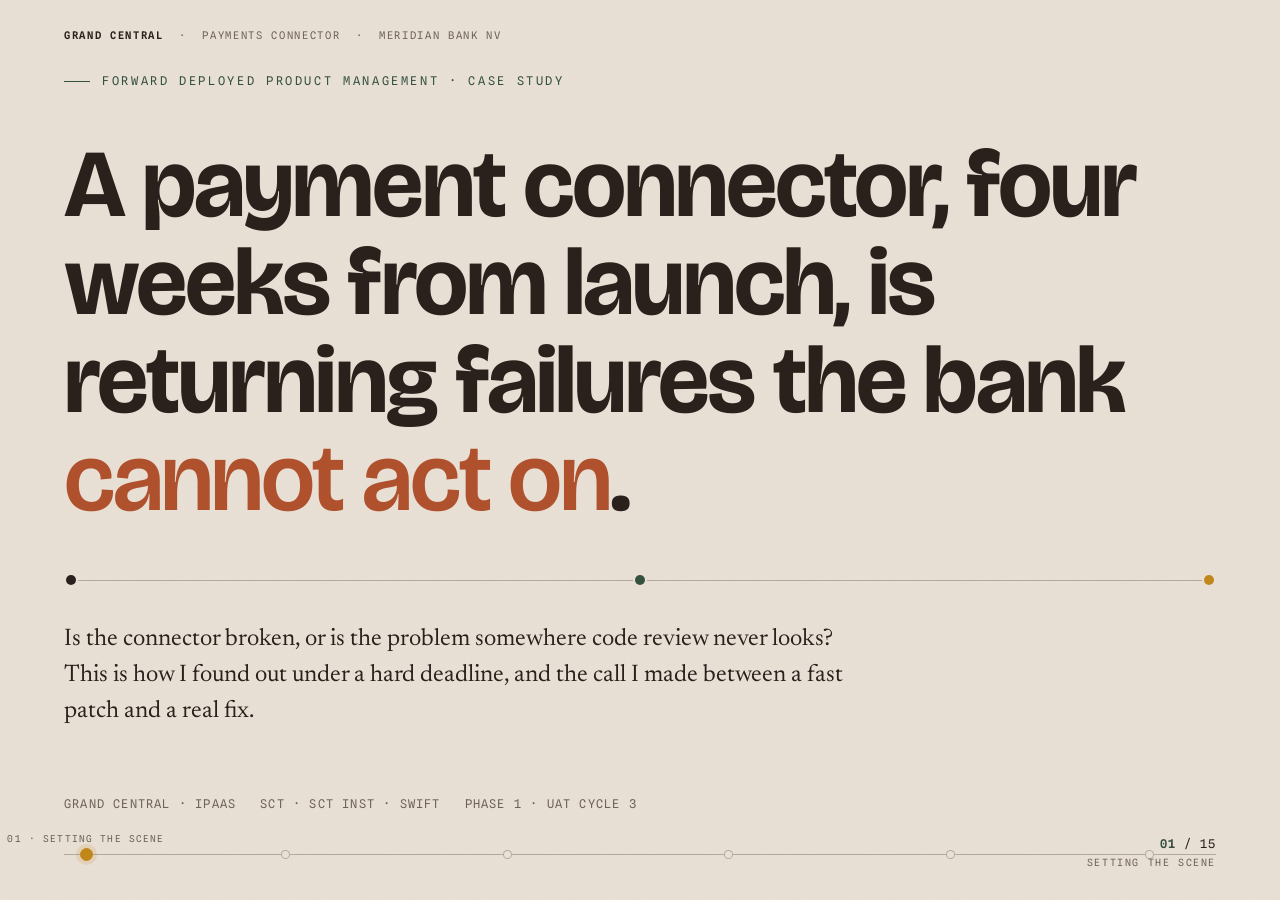
<file: presentation-index.html>
<!DOCTYPE html>
<html lang="en">
<head>
<meta charset="UTF-8">
<meta name="viewport" content="width=device-width, initial-scale=1.0">
<title>Meridian Bank · Payment Connector Case Study</title>
<meta name="description" content="A pre go-live crisis in a banking payments connector, and what it revealed. Forward Deployed Product Manager case study.">
<link rel="preconnect" href="https://fonts.googleapis.com">
<link rel="preconnect" href="https://fonts.gstatic.com" crossorigin>
<link href="https://fonts.googleapis.com/css2?family=Bricolage+Grotesque:opsz,wght@12..96,400;12..96,600;12..96,700;12..96,800&family=Newsreader:ital,opsz,wght@0,6..72,400;0,6..72,500;0,6..72,600;1,6..72,400;1,6..72,500&family=Spline+Sans+Mono:wght@400;500;600&display=swap" rel="stylesheet">
<link rel="stylesheet" href="assets/css/styles.css">
</head>
<body>

<div class="brandmark"><b>Grand Central</b> &nbsp;·&nbsp; Payments Connector &nbsp;·&nbsp; Meridian Bank NV</div>

<button class="navzone navzone--left" aria-label="Previous slide">
  <svg class="navzone__chev" viewBox="0 0 24 24"><polyline points="15 4 7 12 15 20"/></svg>
</button>
<button class="navzone navzone--right" aria-label="Next slide">
  <svg class="navzone__chev" viewBox="0 0 24 24"><polyline points="9 4 17 12 9 20"/></svg>
</button>

<main class="deck">

<!-- ===================================================== -->
<!-- ACT 1 - SETTING THE SCENE                              -->
<!-- ===================================================== -->

<!-- SLIDE 1 - Title -->
<section class="slide" id="s1">
  <div class="wrap">
    <div class="title-hero">
      <div class="enter" data-d="1">
        <div class="eyebrow">Forward Deployed Product Management · Case Study</div>
      </div>
      <h1 class="display display--xl enter" data-d="2" style="margin-bottom:0.12em;">
        A payment connector, four weeks from launch, is returning failures the bank <span class="hi-rust">cannot act on</span>.
      </h1>
      <div class="title-rail enter" data-d="3">
        <span class="title-rail__node title-rail__node--core"></span>
        <span class="title-rail__seg"></span>
        <span class="title-rail__node"></span>
        <span class="title-rail__seg"></span>
        <span class="title-rail__node title-rail__node--rail"></span>
      </div>
      <p class="lede lede--full enter" data-d="4" style="margin-top:4px;">
        Is the connector broken, or is the problem somewhere code review never looks? This is how I
        found out under a hard deadline, and the call I made between a fast patch and a real fix.
      </p>
      <div class="enter" data-d="5" style="margin-top:14px; display:flex; gap:24px; flex-wrap:wrap; font-family:var(--mono); font-size:12px; letter-spacing:0.1em; text-transform:uppercase; color:var(--ink-soft);">
        <span>Grand Central · iPaaS</span>
        <span>SCT · SCT Inst · SWIFT</span>
        <span>Phase 1 · UAT Cycle 3</span>
      </div>
    </div>
  </div>
</section>

<!-- SLIDE 2 - Engagement + the players -->
<section class="slide" id="s2">
  <div class="wrap wrap--wide">
    <div class="eyebrow enter" data-d="1">The Engagement</div>
    <h2 class="display display--l enter" data-d="1" style="margin-bottom:14px;">Meridian Bank NV</h2>
    <p class="prose enter" data-d="2" style="margin-bottom:24px; max-width:74ch;">
      A mid-sized retail and SME bank in Amsterdam, modernising its digital layer on Backbase while
      keeping its Temenos T24 core. Big enough to have real volume. Small enough that a missed launch
      is visible at board level. I am the embedded <strong>Forward Deployed PM</strong>, three months
      in, here at the build phase.
    </p>
    <div class="statrow enter" data-d="2" style="margin-bottom:26px;">
      <div class="stat"><span class="stat__n" data-count="1.4" data-suffix="M">1.4M</span><span class="stat__l">Retail customers</span></div>
      <div class="stat"><span class="stat__n" data-count="80" data-suffix="K">80K</span><span class="stat__l">SME customers</span></div>
      <div class="stat"><span class="stat__n" data-count="32" data-prefix="€" data-suffix="B">€32B</span><span class="stat__l">Balance sheet</span></div>
      <div class="stat stat--pine"><span class="stat__n" data-count="9">9</span><span class="stat__l">Months to deliver Phase 1</span></div>
    </div>

    <div class="enter" data-d="3" style="background:var(--paper-2); border:1px solid var(--line); border-radius:var(--radius-lg); overflow:hidden;">
      <div style="display:grid; grid-template-columns:1fr 1fr;">
        <div style="padding:12px 22px; background:var(--paper-4); border-bottom:1px solid var(--line-strong); border-right:1px solid var(--line-strong);">
          <span class="figtag">Meridian · the customer</span>
        </div>
        <div style="padding:12px 22px; background:var(--paper-4); border-bottom:1px solid var(--line-strong);">
          <span class="figtag u-pine">Backbase · my side</span>
        </div>
        <!-- row 1 -->
        <div style="padding:13px 22px; border-bottom:1px solid var(--line); border-right:1px solid var(--line-strong);">
          <div class="stake__name">Henrik · CTO</div><div class="stake__role">Reports to the board · sent the status request</div>
        </div>
        <div style="padding:13px 22px; border-bottom:1px solid var(--line);">
          <div class="stake__name">Me · Forward Deployed PM</div><div class="stake__role">Own the product surface at the customer</div>
        </div>
        <!-- row 2 -->
        <div style="padding:13px 22px; border-bottom:1px solid var(--line); border-right:1px solid var(--line-strong);">
          <div class="stake__name">Anna · Head of Payments</div><div class="stake__role">Reports to COO · can escalate past Henrik</div>
        </div>
        <div style="padding:13px 22px; border-bottom:1px solid var(--line);">
          <div class="stake__name">Solution Architect</div><div class="stake__role">Designed the integration · now advisory</div>
        </div>
        <!-- row 3 -->
        <div style="padding:13px 22px; border-bottom:1px solid var(--line); border-right:1px solid var(--line-strong);">
          <div class="stake__name">Peter · Head of Eng &amp; Integration</div><div class="stake__role">UAT lead · signed the spec · I plan with him</div>
        </div>
        <div style="padding:13px 22px; border-bottom:1px solid var(--line);">
          <div class="stake__name">2 Engineers · QA Lead</div><div class="stake__role">Building and testing the happy path</div>
        </div>
        <!-- row 4 -->
        <div style="padding:13px 22px; border-right:1px solid var(--line-strong);">
          <div class="stake__name">Maria · Payments Ops Lead</div><div class="stake__role">Runs ops day one · flagged this for weeks</div>
        </div>
        <div style="padding:13px 22px;">
          <div class="stake__name">Customer Success Dir · Connector PM</div><div class="stake__role">Owns the relationship · owns the platform baseline</div>
        </div>
      </div>
    </div>
    <p class="enter" data-d="4" style="margin-top:16px; font-family:var(--mono); font-size:11.5px; letter-spacing:0.08em; color:var(--ink-soft);">
      PHASE 1 (now) credit transfers &nbsp;·&nbsp; PHASE 2 direct debits &nbsp;·&nbsp; PHASE 3 cards &nbsp;&nbsp;|&nbsp;&nbsp; I own the product surface, not the timeline (CSD) or the technical design (SA)
    </p>
  </div>
</section>

<!-- SLIDE 3 - Architecture -->
<section class="slide" id="s3">
  <div class="wrap wrap--wide">
    <div class="eyebrow enter" data-d="1">The Architecture</div>
    <h2 class="display display--m enter" data-d="1">One connector. One API. Three rails.</h2>
    <p class="prose enter" data-d="2" style="margin-bottom:34px; max-width:72ch;">
      Grand Central is the middleware. The core does the processing; the connector translates and
      routes. The core sends one instruction and names the rail. The connector submits it and
      <strong>passes the result back</strong>. That return path, the failure path, is where this case lives.
    </p>

    <div class="enter" data-d="3">
    <svg class="diagram" viewBox="0 0 1100 360" role="img" aria-label="T24 core exchanges with the Grand Central connector, which exchanges with three payment rails">
      <defs>
        <marker id="ah" viewBox="0 0 10 10" refX="8" refY="5" markerWidth="7" markerHeight="7" orient="auto-start-reverse">
          <path d="M 0 1 L 9 5 L 0 9" fill="none" stroke="var(--ink-soft)" stroke-width="1.4"/>
        </marker>
      </defs>

      <!-- Core -->
      <rect class="node" x="20" y="130" width="200" height="100" rx="6"/>
      <text class="node-label" x="120" y="170" text-anchor="middle" font-size="20">T24 Core</text>
      <text class="node-sub" x="120" y="194" text-anchor="middle" font-size="10">Temenos · on-prem</text>

      <!-- core <-> connector : two arrows -->
      <line x1="225" y1="158" x2="415" y2="158" stroke="var(--ink-soft)" stroke-width="1.3" marker-end="url(#ah)"/>
      <text class="node-sub" x="320" y="148" text-anchor="middle" font-size="9">initiate</text>
      <line x1="415" y1="202" x2="225" y2="202" stroke="var(--rust)" stroke-width="1.3" marker-end="url(#ah)"/>
      <text class="node-sub" x="320" y="220" text-anchor="middle" font-size="9" fill="var(--rust)">result / failure</text>

      <!-- Connector -->
      <rect class="node node--pine" x="420" y="110" width="260" height="140" rx="6"/>
      <text class="node-label node-label--light" x="550" y="160" text-anchor="middle" font-size="22">Grand Central</text>
      <text class="node-label node-label--light" x="550" y="186" text-anchor="middle" font-size="14" font-weight="400">Payments Connector v3</text>
      <text class="node-sub" x="550" y="214" text-anchor="middle" font-size="9.5" fill="rgba(242,235,226,0.65)">translate · route · return</text>

      <!-- connector <-> rails : bidirectional -->
      <line x1="685" y1="165" x2="855" y2="72" stroke="var(--ink-soft)" stroke-width="1.3" marker-start="url(#ah)" marker-end="url(#ah)"/>
      <line x1="685" y1="180" x2="855" y2="180" stroke="var(--ink-soft)" stroke-width="1.3" marker-start="url(#ah)" marker-end="url(#ah)"/>
      <line x1="685" y1="195" x2="855" y2="288" stroke="var(--ink-soft)" stroke-width="1.3" marker-start="url(#ah)" marker-end="url(#ah)"/>

      <rect class="node" x="860" y="44" width="220" height="64" rx="6"/>
      <text class="node-label" x="970" y="72" text-anchor="middle" font-size="16">SCT</text>
      <text class="node-sub" x="970" y="92" text-anchor="middle" font-size="9">SEPA · D+1 batch</text>

      <rect class="node" x="860" y="148" width="220" height="64" rx="6"/>
      <text class="node-label" x="970" y="176" text-anchor="middle" font-size="16">SCT Inst</text>
      <text class="node-sub" x="970" y="196" text-anchor="middle" font-size="9">SEPA · 10-sec SLA</text>

      <rect class="node" x="860" y="252" width="220" height="64" rx="6"/>
      <text class="node-label" x="970" y="280" text-anchor="middle" font-size="16">SWIFT</text>
      <text class="node-sub" x="970" y="300" text-anchor="middle" font-size="9">cross-border</text>
    </svg>
    </div>

    <div class="cols-3 enter" data-d="4" style="margin-top:30px;">
      <div class="panel"><p class="figtag u-pine" style="margin-bottom:6px;">SCT</p><p class="muted" style="font-size:14px; margin:0;">Standard SEPA transfer. Batch, next-day. The forgiving rail.</p></div>
      <div class="panel"><p class="figtag u-pine" style="margin-bottom:6px;">SCT Inst</p><p class="muted" style="font-size:14px; margin:0;">Real-time, a hard 10-second deadline. Timeouts become a real failure mode.</p></div>
      <div class="panel"><p class="figtag u-pine" style="margin-bottom:6px;">SWIFT</p><p class="muted" style="font-size:14px; margin:0;">Cross-border. Failure semantics unlike SEPA, and brand new to this connector.</p></div>
    </div>
  </div>
</section>

<!-- ===================================================== -->
<!-- ACT 2 - THE CRISIS                                     -->
<!-- ===================================================== -->

<!-- SLIDE 4 - The four emails, stacked in sequence -->
<section class="slide" id="s4">
  <div class="wrap wrap--narrow">
    <div class="eyebrow eyebrow--rust enter" data-d="1">The Crisis · Four weeks to launch</div>
    <h2 class="display display--m enter" data-d="1" style="margin-bottom:22px;">It lands as a chain of four emails</h2>

    <div class="stack-sm">
      <div class="mail mail--alert enter" data-d="2" style="display:grid; grid-template-columns:30px 1fr; gap:16px; align-items:start;">
        <div class="list__num" style="margin-top:2px;">1</div>
        <div>
          <div class="mail__head"><span class="mail__from">Peter · Head of Eng &amp; Integration</span><span class="mail__meta">Tue, morning</span></div>
          <div class="mail__body"><p>47 failures out of 500 in UAT cycle 3. I have flagged 23 of them: blank, generic, or raw codes we do not recognise. <strong>We do not understand the pattern.</strong> We need this resolved before sign-off.</p></div>
        </div>
      </div>
      <div class="mail enter" data-d="3" style="display:grid; grid-template-columns:30px 1fr; gap:16px; align-items:start;">
        <div class="list__num" style="margin-top:2px;">2</div>
        <div>
          <div class="mail__head"><span class="mail__from">Engineering · Backbase</span><span class="mail__meta">Tue, afternoon</span></div>
          <div class="mail__body"><p>The connector is passing through whatever the core or rail returns. It is behaving <strong>correctly per the v3 spec</strong>. The inconsistency is upstream of us.</p></div>
        </div>
      </div>
      <div class="mail mail--alert enter" data-d="4" style="display:grid; grid-template-columns:30px 1fr; gap:16px; align-items:start;">
        <div class="list__num" style="margin-top:2px;">3</div>
        <div>
          <div class="mail__head"><span class="mail__from">Anna · Head of Payments</span><span class="mail__meta">Tue, evening</span></div>
          <div class="mail__body"><p>If the platform cannot give us consistent responses, it is not ready. We cannot go live with this. <strong>Henrik should be aware.</strong></p></div>
        </div>
      </div>
      <div class="mail mail--alert enter" data-d="5" style="display:grid; grid-template-columns:30px 1fr; gap:16px; align-items:start; border-left:3px solid var(--rust);">
        <div class="list__num" style="margin-top:2px; color:var(--rust); border-color:var(--rust-line);">4</div>
        <div>
          <div class="mail__head"><span class="mail__from">Henrik · CTO</span><span class="mail__meta">Wed, 08:47</span></div>
          <div class="mail__body"><p>I need a status update by end of day. <strong>The launch date is not moving</strong> - board in five weeks, marketing already live. Send me a clear plan.</p></div>
        </div>
      </div>
    </div>
    <p class="marg enter" data-d="6" style="margin-top:18px;"><span class="marg__label">Where the case opens</span>It is Wednesday morning. I am the FDPM. The CTO is waiting, and I do not have a diagnosis yet.</p>
  </div>
</section>

<!-- SLIDE 5 - The data + the real problem -->
<section class="slide" id="s5">
  <div class="wrap">
    <div class="spread">
      <div class="spread__main">
        <div class="eyebrow enter" data-d="1">What Peter Sent</div>
        <h2 class="display display--m enter" data-d="1">500 transactions. 47 failed. 23 ops cannot use.</h2>
        <p class="prose enter" data-d="2" style="margin:18px 0 26px;">
          The failures look random, which is why Maria's team is stuck. They cannot predict, from the
          failure itself, which ones they will be able to act on.
        </p>
        <div class="statrow enter" data-d="3" style="margin-bottom:28px;">
          <div class="stat"><span class="stat__n" data-count="500">500</span><span class="stat__l">UAT transactions</span></div>
          <div class="stat stat--rust"><span class="stat__n" data-count="47">47</span><span class="stat__l">Failures · 9.4%</span></div>
          <div class="stat stat--rust"><span class="stat__n" data-count="23">23</span><span class="stat__l">Ops cannot use</span></div>
        </div>
        <div class="enter" data-d="4">
          <p class="figtag" style="margin-bottom:12px;">What ops actually receives, defined once</p>
          <table class="tbl" style="max-width:560px;">
            <thead><tr><th>Response</th><th class="num">Count</th><th>What ops sees</th></tr></thead>
            <tbody>
              <tr><td class="rowhead u-pine">Usable</td><td class="num">24</td><td class="muted">A clear code they can route on</td></tr>
              <tr><td class="rowhead u-rust">Raw</td><td class="num">13</td><td class="muted">A core code passed straight through · <span class="u-mono">AC.CLOSED</span></td></tr>
              <tr><td class="rowhead u-rust">Generic</td><td class="num">5</td><td class="muted">Just <span class="u-mono">PAYMENT_FAILED</span></td></tr>
              <tr><td class="rowhead u-rust">Blank</td><td class="num">5</td><td class="muted">Nothing at all</td></tr>
            </tbody>
          </table>
        </div>
      </div>
      <div class="spread__margin enter" data-d="5">
        <p class="figtag" style="margin-bottom:12px;">The real problem</p>
        <p class="marg">Ops cannot tell <strong>what</strong> failed or <strong>where</strong> it failed. Without that, every one of the 23 becomes a manual investigation. Unpredictable, and it does not scale.</p>
        <p class="marg"><span class="marg__label">The dataset</span>500 synthetic transactions with full request and response payloads, plus 301 connector log lines. Real, and linked in the repo.</p>
      </div>
    </div>
  </div>
</section>

<!-- ===================================================== -->
<!-- ACT 3 - THE INVESTIGATION                              -->
<!-- ===================================================== -->

<!-- SLIDE 6 - First response + how I work -->
<section class="slide" id="s6">
  <div class="wrap">
    <div class="spread">
      <div class="spread__main">
        <div class="eyebrow enter" data-d="1">First Move · Wednesday morning</div>
        <h2 class="display display--m enter" data-d="1">I answer Henrik first, briefly</h2>
        <p class="prose enter" data-d="2" style="margin:16px 0 22px;">
          I cannot leave the CTO on delivered, and I cannot send him a guess. So I acknowledge,
          show we are already moving, and buy the day to diagnose properly.
        </p>
        <div class="mail mail--cta enter" data-d="3">
          <div class="mail__head"><span class="mail__from">To: Henrik · CTO</span><span class="mail__meta">Wed, 09:10</span></div>
          <div class="mail__body">
            <p>Hi Henrik,</p>
            <p>Thank you for the note. We have had a joint session with your engineering and QA and our own, and we are going through the failure data now. I will have a clear plan to you by end of day.</p>
            <p>The launch date is our shared target and I am treating it that way.</p>
            <p>Parth</p>
          </div>
        </div>
      </div>
      <div class="spread__margin enter" data-d="4">
        <p class="figtag" style="margin-bottom:12px;">How I work the next few hours</p>
        <p class="marg"><span class="marg__label">Understand before I answer</span>Read the data with my own eyes before I trust anyone's read of it, including engineering's.</p>
        <p class="marg"><span class="marg__label">One voice</span>Align with engineering, the SA, and the CSD internally, so the bank hears one position, not three.</p>
      </div>
    </div>
  </div>
</section>

<!-- SLIDE 7 - Slicing by origin (the reveal) -->
<section class="slide" id="s7">
  <div class="wrap wrap--wide">
    <div class="eyebrow enter" data-d="1">The Investigation · Slicing the 47</div>
    <h2 class="display display--m enter" data-d="1">I sort the failures by where they came from</h2>
    <p class="prose enter" data-d="2" style="margin:16px 0 26px; max-width:74ch;">
      Not by error text, by <strong>origin</strong>: did the failure come from the core, the connector,
      or the rail? The moment I group them this way, the randomness disappears.
    </p>

    <div class="enter" data-d="3" style="max-width:920px;">
      <table class="tbl">
        <thead>
          <tr><th>Origin</th><th>What happened</th><th class="num">Count</th><th class="num">Usable to ops?</th></tr>
        </thead>
        <tbody>
          <tr><td class="rowhead">Rail</td><td class="muted">Documented SEPA reject code</td><td class="num">19</td><td class="cell cell--good">yes</td></tr>
          <tr><td class="rowhead">Connector</td><td class="muted">Caught at validation, clear error</td><td class="num">5</td><td class="cell cell--good">yes</td></tr>
          <tr><td class="rowhead u-rust">Core</td><td class="muted">T24 code, no translation mapping</td><td class="num">13</td><td class="cell cell--bad">raw</td></tr>
          <tr><td class="rowhead u-rust">Rail</td><td class="muted">SWIFT code, not standardised</td><td class="num">5</td><td class="cell cell--bad">generic</td></tr>
          <tr><td class="rowhead u-rust">Connector</td><td class="muted">Timeout, exception not caught</td><td class="num">5</td><td class="cell cell--bad">blank</td></tr>
        </tbody>
      </table>
    </div>

    <div class="cols-2 enter" data-d="4" style="margin-top:26px; gap:40px;">
      <div class="panel panel--pine">
        <p style="margin:0; font-size:18px; line-height:1.5;">The 47 split into <strong>24 usable</strong> and <strong>23 not</strong>, and the line between them is one thing: <strong>did the connector have a way to translate it?</strong></p>
      </div>
      <p class="prose u-mb-0" style="font-size:16px;">Where the connector knew the code, ops got a clean answer. Where it did not - a core code with no mapping, a SWIFT code it never standardised, a timeout it never caught - ops got raw, generic, or nothing. <span class="hi-pine">It is structural, not random.</span></p>
    </div>
  </div>
</section>

<!-- SLIDE 8 - Investigation: Confluence, release notes, API history -->
<section class="slide" id="s8">
  <div class="wrap wrap--wide">
    <div class="eyebrow enter" data-d="1">The Investigation · Into the Record</div>
    <h2 class="display display--m enter" data-d="1">Before I look at code, I look at history</h2>
    <p class="prose enter" data-d="2" style="margin:14px 0 24px; max-width:76ch;">
      As the product person, my first stop is the written record: the connector's Confluence space and
      the release notes. Two earlier bank patches surface, and the API version history explains why
      this keeps happening.
    </p>

    <div class="cols-2 enter" data-d="3" style="margin-bottom:24px;">
      <div class="panel">
        <div class="mail__subj" style="margin-bottom:8px;">Confluence · first implementation</div>
        <p style="font-weight:600; font-size:16px; margin:0 0 6px;">Apex Banking <span class="muted u-mono" style="font-size:12px;">v1 · SCT</span></p>
        <p class="muted" style="font-size:14px; margin:0 0 10px;">SEPA reject codes were not being translated. The FDPM added a custom transformer to surface them.</p>
        <span class="tag tag--rust"><span class="tag__dot"></span>Lives in the Apex build only</span>
      </div>
      <div class="panel">
        <div class="mail__subj" style="margin-bottom:8px;">Confluence · second implementation</div>
        <p style="font-weight:600; font-size:16px; margin:0 0 6px;">Sparkasse Mittelrhein <span class="muted u-mono" style="font-size:12px;">v2 · SCT + Inst</span></p>
        <p class="muted" style="font-size:14px; margin:0 0 10px;">A connector timeout returned an empty response. They wrapped it to return a fixed timeout code.</p>
        <span class="tag tag--rust"><span class="tag__dot"></span>Lives in the Sparkasse config only</span>
      </div>
    </div>

    <div class="enter" data-d="4" style="background:var(--paper-2); border:1px solid var(--line); border-radius:var(--radius-lg); overflow:hidden;">
      <div style="padding:11px 18px; background:var(--paper-4); border-bottom:1px solid var(--line-strong);"><span class="figtag">API version history · the asymmetry</span></div>
      <table class="tbl" style="font-size:14px;">
        <thead><tr><th>Version</th><th>Rails added</th><th class="num">Request fields</th><th>Failure response</th></tr></thead>
        <tbody>
          <tr><td class="u-mono">v1</td><td class="muted">SCT</td><td class="num">~7</td><td class="muted">status + optional code</td></tr>
          <tr><td class="u-mono">v2</td><td class="muted">+ SCT Inst</td><td class="num">~12</td><td class="muted">status + optional code <span class="u-mono" style="font-size:11px; color:var(--ink-faint);">(unchanged)</span></td></tr>
          <tr><td class="u-mono u-rust">v3</td><td class="muted">+ SWIFT</td><td class="num">20+</td><td class="muted">status + optional code <span class="u-mono" style="font-size:11px; color:var(--rust);">(still unchanged)</span></td></tr>
        </tbody>
      </table>
    </div>
    <p class="marg enter" data-d="5" style="margin-top:16px; max-width:80ch;"><span class="marg__label">Built on the standard, on one side only</span>The request side mirrors ISO 20022 <span class="u-mono">pain.001</span>: <span class="u-mono" style="font-size:12px;">debtorAgent.bic, endToEndId, instructedAmount</span>. It grew carefully with every rail. The failure response never got the same discipline. <strong>The spec is the gap, and it was never one bank's fault.</strong></p>
  </div>
</section>

<!-- SLIDE 9 - Logs + QA -->
<section class="slide" id="s9">
  <div class="wrap wrap--wide">
    <div class="eyebrow enter" data-d="1">The Investigation · Proof in the Logs</div>
    <h2 class="display display--m enter" data-d="1">Two failures, traced end to end</h2>
    <p class="prose enter" data-d="2" style="margin:14px 0 24px; max-width:72ch;">
      A hypothesis is not proof. I pull two of the unusable failures and follow them hop by hop. The
      connector's own log lines say exactly what went wrong.
    </p>
    <div class="cols-2 enter" data-d="3">
      <div class="code">
        <div class="code__bar"><span class="code__title">Blank · SCT Inst timeout</span><span class="code__dot" style="background:var(--rust);"></span></div>
        <pre class="code__body"><span class="code__line"><span class="t-com">received from core      ok</span></span><span class="code__line"><span class="t-com">routed to rail          SCT_INST</span></span><span class="code__line"><span class="t-com">submitted to rail       ok</span></span><span class="code__line"><span class="t-num">no response in 10s       timeout</span></span><span class="code__line code__line--flag">connector timeout was
not caught, so an empty
body went back to core</span><span class="code__line"><span class="t-com">returned to core        (blank)</span></span></pre>
        <p class="muted" style="font-size:13px; margin:14px 0 0; padding:0 2px;">A connector timeout the connector never translated. Ops gets nothing.</p>
      </div>
      <div class="code">
        <div class="code__bar"><span class="code__title">Raw · SCT core reject</span><span class="code__dot" style="background:var(--saffron);"></span></div>
        <pre class="code__body"><span class="code__line"><span class="t-com">received from core      ok</span></span><span class="code__line"><span class="t-com">pre-check to T24 core   ok</span></span><span class="code__line"><span class="t-num">core returned            AC.CLOSED</span></span><span class="code__line code__line--flag">no translation mapping
found for core code
'AC.CLOSED' - passing
it through raw</span><span class="code__line"><span class="t-com">returned to core        raw code</span></span></pre>
        <p class="muted" style="font-size:13px; margin:14px 0 0; padding:0 2px;">A core code the connector had no mapping for. Ops gets a raw string.</p>
      </div>
    </div>
    <div class="panel panel--pine enter" data-d="4" style="margin-top:24px;">
      <p style="margin:0; font-size:18px; line-height:1.5;">So why did QA pass it? Because under the v3 contract, the error code is <strong>optional</strong>. A blank and a raw code are both valid responses. Every test passed. <strong>This is a specification gap, not a QA miss</strong> - which makes it mine to own, not a defect to hand back.</p>
    </div>
  </div>
</section>

<!-- SLIDE 10 - Three banks, one gap -->
<section class="slide" id="s10">
  <div class="wrap wrap--wide">
    <div class="eyebrow enter" data-d="1">The Systemic Signal</div>
    <h2 class="display display--m enter" data-d="1">Three banks hit the same gap. It never propagates.</h2>
    <p class="prose enter" data-d="2" style="margin:14px 0 26px; max-width:78ch;">
      Each bank runs its own build of the connector. A patch made for one bank stays in that bank's
      build unless it is promoted to the shared baseline. It never was. So Meridian inherits
      <strong>none</strong> of the earlier fixes, and adds SWIFT on top.
    </p>
    <div class="enter" data-d="3">
      <table class="tbl">
        <thead>
          <tr><th>Implementation</th><th>Version</th><th>Rails</th><th>Problem found</th><th>Patch</th><th class="num">Promoted to baseline?</th></tr>
        </thead>
        <tbody>
          <tr><td class="rowhead">Apex · IE</td><td class="u-mono">v1</td><td class="muted">SCT</td><td class="muted">SEPA reject codes not translated</td><td class="muted">Custom transformer</td><td class="cell cell--bad">No</td></tr>
          <tr><td class="rowhead">Sparkasse · DE</td><td class="u-mono">v2</td><td class="muted">SCT · Inst</td><td class="muted">Connector timeout returns empty</td><td class="muted">Timeout wrapper</td><td class="cell cell--bad">No</td></tr>
          <tr><td class="rowhead u-rust">Meridian · NL</td><td class="u-mono">v3</td><td class="muted">SCT · Inst · SWIFT</td><td class="muted">Both of the above, plus SWIFT</td><td class="muted">- this case -</td><td class="cell cell--0">-</td></tr>
        </tbody>
      </table>
    </div>
    <div class="cols-3 enter" data-d="4" style="margin-top:26px;">
      <div class="panel panel--inset"><p class="figtag u-rust" style="margin-bottom:6px;">Inherited from Apex</p><p style="margin:0; font-size:15px;">SEPA reject codes, rediscovered here because the fix never left the Apex build.</p></div>
      <div class="panel panel--inset"><p class="figtag u-rust" style="margin-bottom:6px;">Inherited from Sparkasse</p><p style="margin:0; font-size:15px;">Connector timeouts, rediscovered here because that fix never left Sparkasse either.</p></div>
      <div class="panel panel--inset"><p class="figtag u-rust" style="margin-bottom:6px;">New to Meridian</p><p style="margin:0; font-size:15px;">SWIFT failure modes that <strong>no one</strong> has solved. Meridian is the discovery customer.</p></div>
    </div>
  </div>
</section>

<!-- ===================================================== -->
<!-- ACT 4 - THE DECISION                                   -->
<!-- ===================================================== -->

<!-- SLIDE 11 - Engineering's proposal + the trade-off -->
<section class="slide" id="s11">
  <div class="wrap wrap--wide">
    <div class="eyebrow enter" data-d="1">The Decision</div>
    <h2 class="display display--m enter" data-d="1">Three ways to fix it. Only one is right.</h2>
    <p class="prose enter" data-d="2" style="margin:14px 0 24px; max-width:76ch;">
      Engineering proposes the fast option: let Meridian build a small interpreter on the T24 side to
      clean up whatever the connector returns. It works, it protects the date, and it is <strong>exactly
      what Apex and Sparkasse did</strong>. That is the reason I say no.
    </p>
    <div class="enter" data-d="3">
      <table class="tbl">
        <thead><tr><th>Option</th><th>What it is</th><th class="num">Risk to launch</th><th class="num">Verdict</th></tr></thead>
        <tbody>
          <tr><td class="rowhead">Bank-side interpreter</td><td class="muted">Meridian cleans up responses on the T24 side</td><td class="cell cell--good">Low</td><td class="cell cell--bad">No - repeats the pattern</td></tr>
          <tr><td class="rowhead">Change the connector now</td><td class="muted">Rebuild the response logic in code</td><td class="cell cell--bad">High</td><td class="cell cell--bad">No - touches tested code</td></tr>
          <tr style="background:var(--pine-soft);"><td class="rowhead u-pine">Expand the config</td><td class="muted">Map the missing codes, no code change</td><td class="cell cell--good">Low</td><td class="cell cell--good">Yes</td></tr>
        </tbody>
      </table>
    </div>
    <div class="cols-2 enter" data-d="4" style="margin-top:24px; gap:40px;">
      <p class="prose u-mb-0" style="font-size:16px;">The bank-side fix makes Meridian own our gap, and leaves the next bank to rediscover it. The third instance of a pattern is where you break it, not repeat it.</p>
      <p class="prose u-mb-0" style="font-size:16px;">I will not push code changes into a tested connector 20 days out. <span class="hi-pine">Config gets ops most of the way, with no code risk and no disruption to a fully-loaded team.</span></p>
    </div>
  </div>
</section>

<!-- SLIDE 12 - The config fix -->
<section class="slide" id="s12">
  <div class="wrap wrap--wide">
    <div class="eyebrow enter" data-d="1">The Go-Live Fix</div>
    <h2 class="display display--m enter" data-d="1">The config and the connector are one unit</h2>
    <p class="prose enter" data-d="2" style="margin:14px 0 24px; max-width:76ch;">
      The config maps a raw code to three things: where it came from, a canonical code, and a plain-English
      reason. Rail and connector codes are standard for every bank. Core codes are the bank's own.
    </p>
    <div class="cols-2 enter" data-d="3" style="gap:28px; align-items:start;">
      <div class="code">
        <div class="code__bar"><span class="code__title">gc_error_mapping_config · v3.5</span><span class="code__dot"></span></div>
        <pre class="code__body"><span class="t-punc">{</span>
  <span class="t-key">"rail"</span><span class="t-punc">: {</span>          <span class="t-com">// standard</span>
    <span class="t-key">"RJCT"</span><span class="t-punc">: {</span>
      <span class="t-key">"origin"</span><span class="t-punc">:</span> <span class="t-str">"RAIL"</span><span class="t-punc">,</span>
      <span class="t-key">"code"</span><span class="t-punc">:</span> <span class="t-str">"SWIFT_REJECTED"</span><span class="t-punc">,</span>
      <span class="t-key">"reason"</span><span class="t-punc">:</span> <span class="t-str">"Rejected by SWIFT. See rawCode."</span>
    <span class="t-punc">}</span>
  <span class="t-punc">},</span>
  <span class="t-key">"connector"</span><span class="t-punc">: {</span>     <span class="t-com">// standard</span>
    <span class="t-key">"TIMEOUT"</span><span class="t-punc">: {</span>
      <span class="t-key">"origin"</span><span class="t-punc">:</span> <span class="t-str">"CONNECTOR"</span><span class="t-punc">,</span>
      <span class="t-key">"code"</span><span class="t-punc">:</span> <span class="t-str">"RAIL_TIMEOUT"</span><span class="t-punc">,</span>
      <span class="t-key">"reason"</span><span class="t-punc">:</span> <span class="t-str">"No response within the window."</span>
    <span class="t-punc">}</span>
  <span class="t-punc">},</span>
  <span class="t-key">"core"</span><span class="t-punc">: {</span>          <span class="t-com">// bank-owned</span>
    <span class="t-key">"AC.CLOSED"</span><span class="t-punc">: {</span>
      <span class="t-key">"origin"</span><span class="t-punc">:</span> <span class="t-str">"CORE"</span><span class="t-punc">,</span>
      <span class="t-key">"code"</span><span class="t-punc">:</span> <span class="t-str">"ACCOUNT_CLOSED"</span><span class="t-punc">,</span>
      <span class="t-key">"reason"</span><span class="t-punc">:</span> <span class="t-str">"Debtor account closed in core."</span>
    <span class="t-punc">}</span>
  <span class="t-punc">},</span>
  <span class="t-key">"fallback"</span><span class="t-punc">: {</span>      <span class="t-com">// never blank</span>
    <span class="t-key">"origin"</span><span class="t-punc">:</span> <span class="t-str">"UNKNOWN"</span><span class="t-punc">,</span>
    <span class="t-key">"code"</span><span class="t-punc">:</span> <span class="t-str">"UNRESOLVED_ERROR"</span><span class="t-punc">,</span>
    <span class="t-key">"reason"</span><span class="t-punc">:</span> <span class="t-str">"Unmapped. Raw code kept."</span>
  <span class="t-punc">}</span>
<span class="t-punc">}</span></pre>
      </div>
      <div class="stack-md">
        <div class="panel"><p class="figtag u-pine" style="margin-bottom:6px;">Rail · standard</p><p class="muted" style="margin:0; font-size:15px;">SEPA and SWIFT codes. Finite, regulated, identical for every bank.</p></div>
        <div class="panel"><p class="figtag u-pine" style="margin-bottom:6px;">Connector · standard</p><p class="muted" style="margin:0; font-size:15px;">The connector's own codes. The timeout is just one of them now, mapped like any other. No special procedure.</p></div>
        <div class="panel" style="border-color:var(--saffron);"><p class="figtag" style="color:#8a5e11; margin-bottom:6px;">Core · bank-owned</p><p class="muted" style="margin:0; font-size:15px;">Meridian's T24 codes. Anything unmapped hits the fallback, so a response is never blank.</p></div>
        <div class="panel panel--inset" style="border-left:3px solid var(--pine);"><p style="margin:0; font-size:15px;"><strong>Where I hold the line:</strong> the config says what failed and where. It does <strong>not</strong> decide whether to retry or who to call. That is the bank's operational policy, not our contract.</p></div>
      </div>
    </div>
    <div class="artifact__group enter" data-d="4">
      <a class="artifact" href="resources/gc_error_mapping_config_v3.json" target="_blank" rel="noopener">gc_error_mapping_config_v3.json</a>
    </div>
  </div>
</section>

<!-- ===================================================== -->
<!-- ACT 5 - THE FIX                                        -->
<!-- ===================================================== -->

<!-- SLIDE 13 - Old vs new error packet, annotated -->
<section class="slide" id="s13">
  <div class="wrap wrap--wide">
    <div class="eyebrow enter" data-d="1">The Fix · The Error Packet</div>
    <h2 class="display display--m enter" data-d="1">Same failure. The packet finally says what and where.</h2>
    <p class="prose enter" data-d="2" style="margin-bottom:22px; font-size:15px; max-width:80ch;">
      Scenario: SCT payment, the core rejects with <span class="u-mono">AC.CLOSED</span>. Left is what
      the connector returns today. Right is the v3.5 packet, with every new field labelled by where it comes from.
    </p>
    <div class="twopane enter" data-d="3">
      <div class="pane pane--muted">
        <div class="pane__title" style="color:var(--rust); justify-content:space-between;"><span>Today · v3</span><span class="tag tag--rust" style="font-size:9px; padding:3px 8px;">ops cannot use</span></div>
        <pre class="code__body" style="background:none; padding:0; font-size:12.5px; line-height:1.85;"><span class="t-punc">{</span>
  <span class="t-key">"paymentId"</span><span class="t-punc">:</span> <span class="t-str">"MER-PAY-...000211"</span><span class="t-punc">,</span>
  <span class="t-key">"gcTransactionId"</span><span class="t-punc">:</span> <span class="t-str">"gc-ccdd3344"</span><span class="t-punc">,</span>
  <span class="t-key">"status"</span><span class="t-punc">:</span> <span class="t-str">"FAILED"</span><span class="t-punc">,</span>
  <span class="t-key">"railName"</span><span class="t-punc">:</span> <span class="t-str">"SCT"</span><span class="t-punc">,</span>
  <span class="t-key">"errorCode"</span><span class="t-punc">:</span> <span class="t-str">"AC.CLOSED"</span><span class="t-punc">,</span>
  <span class="t-key">"errorMessage"</span><span class="t-punc">:</span> <span class="t-str">""</span><span class="t-punc">,</span>
  <span class="t-key">"failedTimestamp"</span><span class="t-punc">:</span> <span class="t-str">"2025-03-17T11:11Z"</span>
<span class="t-punc">}</span></pre>
        <p class="muted" style="font-size:13px; margin:14px 0 0;">A raw core code, no origin, no meaning, and the message is empty. Ops has to investigate from scratch.</p>
      </div>
      <div class="pane pane--good">
        <div class="pane__title" style="justify-content:space-between;"><span>Proposed · v3.5</span><span class="tag tag--pine" style="font-size:9px; padding:3px 8px;">routable on sight</span></div>
        <pre class="code__body" style="background:none; padding:0; font-size:12.5px; line-height:1.85;"><span class="t-punc">{</span>
  <span class="t-key">"paymentId"</span><span class="t-punc">:</span> <span class="t-str">"MER-PAY-...000211"</span><span class="t-punc">,</span>   <span class="t-com">&larr; from request</span>
  <span class="t-key">"gcTransactionId"</span><span class="t-punc">:</span> <span class="t-str">"gc-ccdd3344"</span><span class="t-punc">,</span>
  <span class="t-key">"status"</span><span class="t-punc">:</span> <span class="t-str">"FAILED"</span><span class="t-punc">,</span>
  <span class="t-key">"origin"</span><span class="t-punc">:</span> <span class="t-str">"CORE"</span><span class="t-punc">,</span>            <span class="t-com">&larr; call graph</span>
  <span class="t-key">"code"</span><span class="t-punc">:</span> <span class="t-str">"ACCOUNT_CLOSED"</span><span class="t-punc">,</span>     <span class="t-com">&larr; config map</span>
  <span class="t-key">"reason"</span><span class="t-punc">:</span> <span class="t-str">"Debtor account closed."</span><span class="t-punc">,</span> <span class="t-com">&larr; config map</span>
  <span class="t-key">"rawCode"</span><span class="t-punc">:</span> <span class="t-str">"AC.CLOSED"</span><span class="t-punc">,</span>      <span class="t-com">&larr; passthrough</span>
  <span class="t-key">"railName"</span><span class="t-punc">:</span> <span class="t-str">"SCT"</span><span class="t-punc">,</span>
  <span class="t-key">"failedTimestamp"</span><span class="t-punc">:</span> <span class="t-str">"2025-03-17T11:11Z"</span>
<span class="t-punc">}</span></pre>
        <p class="muted" style="font-size:13px; margin:14px 0 0;">Origin from which endpoint the connector called. Code and reason from the config map. Raw code still preserved for the core team.</p>
      </div>
    </div>
    <p class="marg enter" data-d="4" style="margin-top:18px; max-width:82ch;"><span class="marg__label">No invented intelligence</span>The packet says <strong>what</strong> failed and <strong>where</strong>. It deliberately does not carry retry flags or ops actions - those are the bank's call. Origin is read from the connector's call graph, never guessed from the error text.</p>
  </div>
</section>

<!-- SLIDE 14 - The plan -->
<section class="slide" id="s14">
  <div class="wrap wrap--wide">
    <div class="eyebrow enter" data-d="1">The Fix · The Plan</div>
    <h2 class="display display--m enter" data-d="1">Ship the date. Fix the platform. End the pattern.</h2>

    <div class="enter" data-d="2" style="margin:24px 0 8px;">
      <svg class="diagram" viewBox="0 0 1100 130" role="img" aria-label="Plan timeline: launch, then v3.5, then migration">
        <line x1="60" y1="65" x2="1040" y2="65" stroke="var(--line-strong)" stroke-width="1"/>
        <circle cx="160" cy="65" r="7" fill="var(--pine)"/>
        <text class="node-label" x="160" y="42" text-anchor="middle" font-size="15">Launch</text>
        <text class="node-sub" x="160" y="95" text-anchor="middle" font-size="9.5">config live · the date holds</text>
        <circle cx="550" cy="65" r="7" fill="var(--saffron)"/>
        <text class="node-label" x="550" y="42" text-anchor="middle" font-size="15">v3.5 packet</text>
        <text class="node-sub" x="550" y="95" text-anchor="middle" font-size="9.5">SA designs · origin required</text>
        <circle cx="940" cy="65" r="7" fill="var(--pine)"/>
        <text class="node-label" x="940" y="42" text-anchor="middle" font-size="15">Migration</text>
        <text class="node-sub" x="940" y="95" text-anchor="middle" font-size="9.5">Apex · Sparkasse · next bank</text>
      </svg>
    </div>

    <div class="cols-3 enter" data-d="3" style="margin-top:16px;">
      <div class="panel">
        <p class="figtag u-pine" style="margin-bottom:10px;">Now · for launch</p>
        <p class="muted" style="margin:0; font-size:15px;">Expand the config to cover the core, rail, and timeout codes. No code change, no regression. UAT cycle 4 targets the 23, not a full re-test. Fully reversible.</p>
      </div>
      <div class="panel">
        <p class="figtag" style="color:#8a5e11; margin-bottom:10px;">In parallel · the real fix</p>
        <p class="muted" style="margin:0; font-size:15px;">I raise the v3.5 packet with the connector PM as a platform issue. The SA designs it; origin becomes a required field in the contract and the test suite.</p>
      </div>
      <div class="panel">
        <p class="figtag u-pine" style="margin-bottom:10px;">After · the pattern ends</p>
        <p class="muted" style="margin:0; font-size:15px;">Apex and Sparkasse migrate to the baseline. Their orphaned patches become the standard. The next bank inherits it and never sees this.</p>
      </div>
    </div>

    <div class="panel panel--inset enter" data-d="4" style="margin-top:22px; border-left:3px solid var(--pine);">
      <p class="figtag" style="margin-bottom:8px;">What I tell Henrik by end of day</p>
      <p style="margin:0; font-size:17px; line-height:1.5;">"We found the pattern. The connector is behaving to spec; the gap is in how that spec describes failures. We resolve the large majority by configuration, with no change to the code your integration is tested against, and no risk to the date. The deeper fix is already moving at the platform level. <strong>The date holds.</strong>"</p>
    </div>
  </div>
</section>

<!-- ===================================================== -->
<!-- ACT 6 - RESOLUTION                                     -->
<!-- ===================================================== -->

<!-- SLIDE 15 - Close -->
<section class="slide" id="s15">
  <div class="wrap wrap--narrow">
    <div class="title-hero" style="text-align:center;">
      <div class="enter" data-d="1" style="display:flex; justify-content:center;">
        <div class="title-rail" style="max-width:280px; width:100%;">
          <span class="title-rail__node title-rail__node--core"></span>
          <span class="title-rail__seg"></span>
          <span class="title-rail__node"></span>
          <span class="title-rail__seg"></span>
          <span class="title-rail__node title-rail__node--rail"></span>
        </div>
      </div>
      <h2 class="display display--l enter" data-d="2" style="margin:10px 0;">
        It was never broken.<br>The contract just never <span class="hi-pine">described failure</span>.
      </h2>
      <p class="lede enter" data-d="3" style="margin:8px auto 0; max-width:56ch;">
        The connector did exactly what it was told. The fix was not more code - it was teaching the
        platform to describe how a payment fails, not just how it starts. A connector that fails
        clearly is worth more than one that succeeds quietly.
      </p>
      <div class="enter" data-d="4" style="margin-top:26px; font-family:var(--mono); font-size:12px; letter-spacing:0.14em; text-transform:uppercase; color:var(--ink-soft);">
        Parth · Forward Deployed Product Manager · Grand Central
      </div>
    </div>
  </div>
</section>

</main>

<!-- bottom rail signature -->
<div class="rail" aria-hidden="true">
  <div class="rail__line">
    <div class="rail__progress"></div>
    <div class="rail__nodes">
      <button class="rail__node" data-state="active" aria-label="Act 1: Setting the Scene"><span class="rail__tip">01 · Setting the Scene</span><span class="rail__dot"></span></button>
      <button class="rail__node" aria-label="Act 2: The Crisis"><span class="rail__tip">02 · The Crisis</span><span class="rail__dot"></span></button>
      <button class="rail__node" aria-label="Act 3: The Investigation"><span class="rail__tip">03 · The Investigation</span><span class="rail__dot"></span></button>
      <button class="rail__node" aria-label="Act 4: The Decision"><span class="rail__tip">04 · The Decision</span><span class="rail__dot"></span></button>
      <button class="rail__node" aria-label="Act 5: The Fix"><span class="rail__tip">05 · The Fix</span><span class="rail__dot"></span></button>
      <button class="rail__node" aria-label="Act 6: Resolution"><span class="rail__tip">06 · Resolution</span><span class="rail__dot"></span></button>
    </div>
  </div>
</div>

<div class="meta" aria-hidden="true">
  <div class="meta__num"><b>01</b> / 15</div>
  <div class="meta__act">Setting the Scene</div>
</div>

<script src="assets/js/presentation.js"></script>
<script src="assets/js/animations.js"></script>
</body>
</html>
</file>
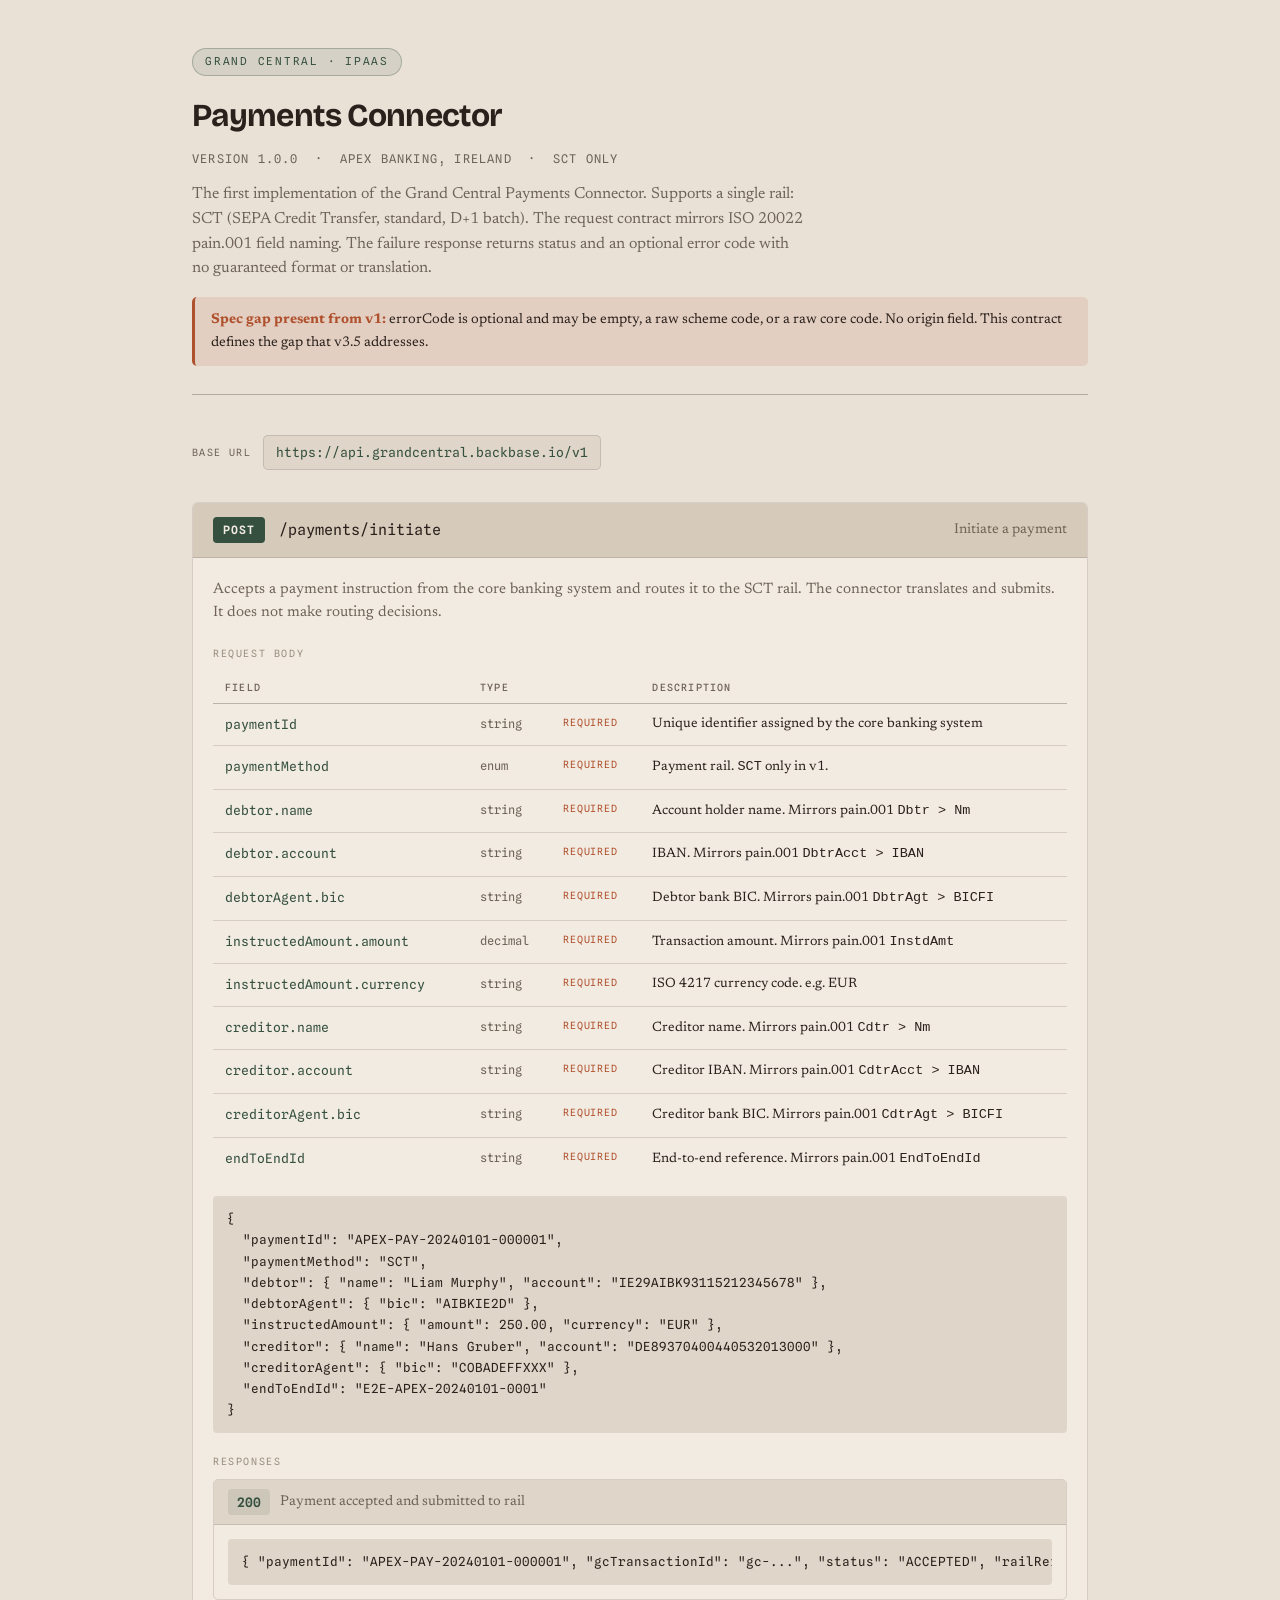
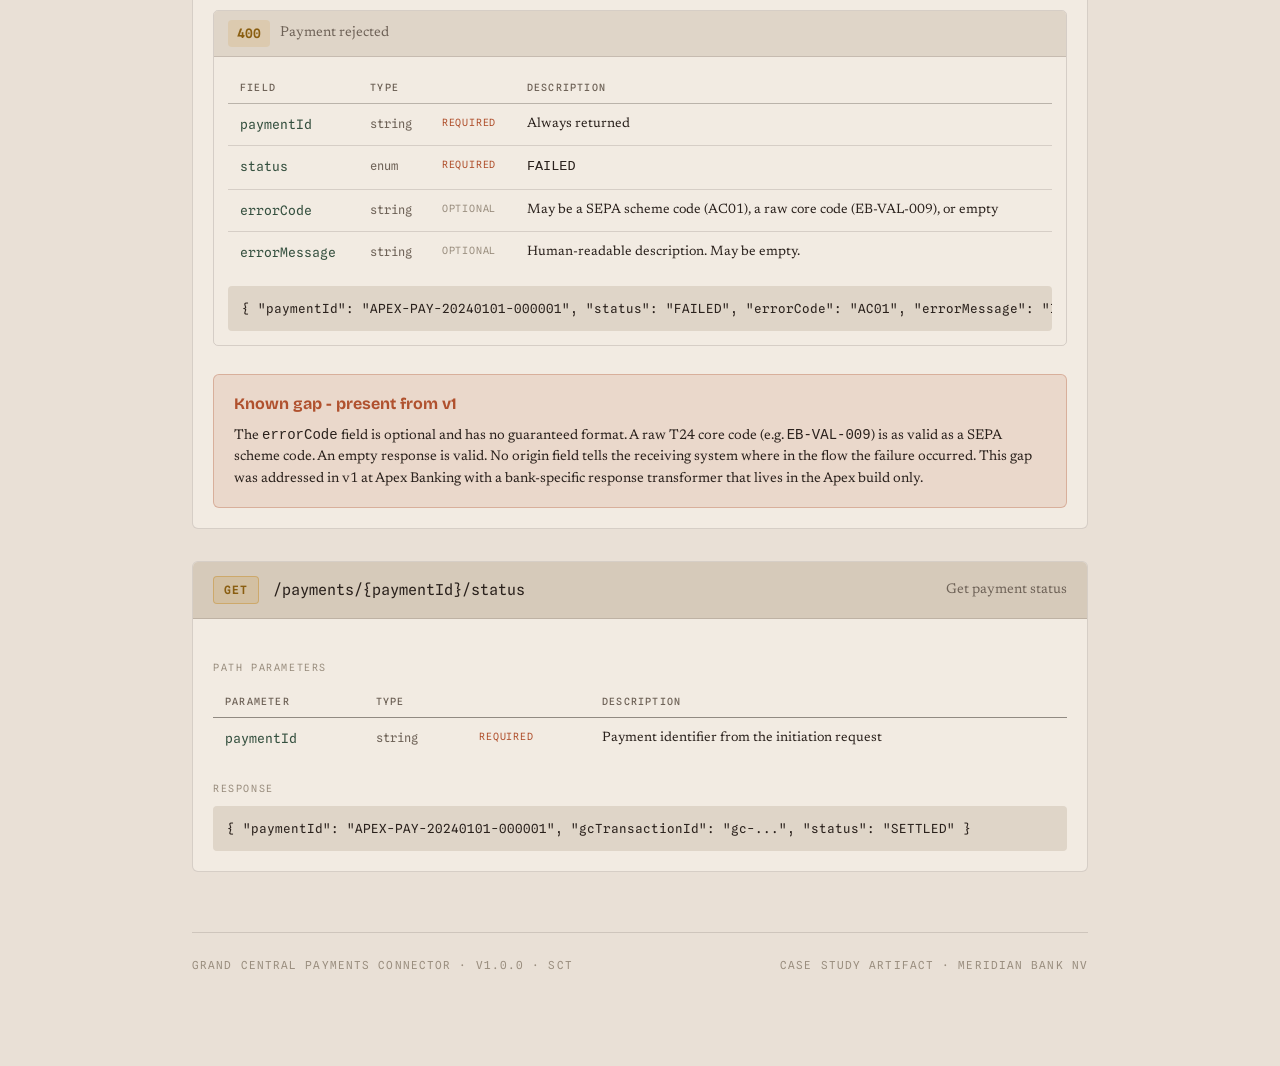
<file: resources/api-v1.html>
<!DOCTYPE html>
<html lang="en">
<head>
<meta charset="UTF-8">
<meta name="viewport" content="width=device-width, initial-scale=1.0">
<title>Grand Central Payments Connector · API v1.0</title>
<link rel="preconnect" href="https://fonts.googleapis.com">
<link rel="preconnect" href="https://fonts.gstatic.com" crossorigin>
<link href="https://fonts.googleapis.com/css2?family=Bricolage+Grotesque:opsz,wght@12..96,600;12..96,700&family=Newsreader:ital,opsz,wght@0,6..72,400;1,6..72,400&family=Spline+Sans+Mono:wght@400;500&display=swap" rel="stylesheet">
<style>
  :root {
    --paper: #E9E0D6; --paper-2: #F2EBE2; --paper-3: #DFD5C8; --paper-4: #D6CABA;
    --ink: #2A211C; --ink-soft: #6F6358; --ink-faint: #9A8E7F;
    --line: rgba(42,33,28,0.14); --line-strong: rgba(42,33,28,0.28);
    --pine: #35503F; --pine-soft: rgba(53,80,63,0.10);
    --saffron: #C2871B; --saffron-soft: rgba(194,135,27,0.14);
    --rust: #B0512E; --rust-soft: rgba(176,81,46,0.12);
    --display: "Bricolage Grotesque", sans-serif;
    --body: "Newsreader", Georgia, serif;
    --mono: "Spline Sans Mono", Consolas, monospace;
    --radius: 5px;
  }
  *, *::before, *::after { box-sizing: border-box; }
  body { margin: 0; background: var(--paper); color: var(--ink); font-family: var(--body); font-size: 17px; line-height: 1.6; -webkit-font-smoothing: antialiased; }
  .page { max-width: 960px; margin: 0 auto; padding: 48px 32px 80px; }

  /* header */
  .api-header { border-bottom: 1px solid var(--line-strong); padding-bottom: 28px; margin-bottom: 40px; }
  .api-badge { display: inline-flex; align-items: center; gap: 8px; font-family: var(--mono); font-size: 11px; letter-spacing: 0.16em; text-transform: uppercase; color: var(--pine); background: var(--pine-soft); border: 1px solid rgba(53,80,63,0.3); border-radius: 999px; padding: 4px 12px; margin-bottom: 14px; }
  .api-title { font-family: var(--display); font-size: 32px; font-weight: 700; letter-spacing: -0.02em; margin: 0 0 8px; }
  .api-version { font-family: var(--mono); font-size: 12px; letter-spacing: 0.1em; text-transform: uppercase; color: var(--ink-soft); }
  .api-desc { font-size: 16px; color: var(--ink-soft); margin: 14px 0 0; max-width: 68ch; line-height: 1.55; }
  .api-note { margin-top: 16px; padding: 12px 16px; background: var(--rust-soft); border-left: 3px solid var(--rust); border-radius: var(--radius); font-size: 14px; color: var(--ink); }
  .api-note strong { color: var(--rust); }

  /* server */
  .server-row { display: flex; align-items: center; gap: 12px; margin-bottom: 32px; font-family: var(--mono); font-size: 13px; }
  .server-label { font-size: 10px; letter-spacing: 0.14em; text-transform: uppercase; color: var(--ink-soft); }
  .server-url { background: var(--paper-3); border: 1px solid var(--line); border-radius: var(--radius); padding: 6px 12px; color: var(--pine); }

  /* endpoint */
  .endpoint { margin-bottom: 32px; background: var(--paper-2); border: 1px solid var(--line); border-radius: 6px; overflow: hidden; }
  .endpoint-head { display: flex; align-items: center; gap: 14px; padding: 14px 20px; background: var(--paper-4); border-bottom: 1px solid var(--line); }
  .method { font-family: var(--mono); font-size: 11.5px; font-weight: 600; letter-spacing: 0.08em; padding: 4px 10px; border-radius: 4px; }
  .method-post { background: var(--pine); color: #F2EBE2; }
  .method-get { background: var(--saffron-soft); color: #8a5e11; border: 1px solid rgba(194,135,27,0.4); }
  .endpoint-path { font-family: var(--mono); font-size: 15px; color: var(--ink); }
  .endpoint-summary { font-size: 14px; color: var(--ink-soft); margin-left: auto; }
  .endpoint-body { padding: 20px; }
  .endpoint-desc { font-size: 15px; color: var(--ink-soft); margin: 0 0 20px; line-height: 1.55; }

  /* section label */
  .sec { font-family: var(--mono); font-size: 10px; letter-spacing: 0.16em; text-transform: uppercase; color: var(--ink-faint); margin: 20px 0 10px; }

  /* schema table */
  .schema { width: 100%; border-collapse: collapse; font-size: 14px; margin-bottom: 16px; }
  .schema th { text-align: left; font-family: var(--mono); font-size: 10px; letter-spacing: 0.12em; text-transform: uppercase; color: var(--ink-soft); font-weight: 500; padding: 8px 12px; border-bottom: 1px solid var(--line-strong); }
  .schema td { padding: 10px 12px; border-bottom: 1px solid var(--line); vertical-align: top; }
  .schema tr:last-child td { border-bottom: none; }
  .field-name { font-family: var(--mono); font-size: 13px; color: var(--pine); }
  .field-type { font-family: var(--mono); font-size: 12px; color: var(--ink-soft); }
  .field-req { font-family: var(--mono); font-size: 10px; color: var(--rust); text-transform: uppercase; letter-spacing: 0.08em; }
  .field-opt { font-family: var(--mono); font-size: 10px; color: var(--ink-faint); text-transform: uppercase; letter-spacing: 0.08em; }
  .field-desc { font-size: 13.5px; color: var(--ink); }

  /* response blocks */
  .responses { display: grid; gap: 10px; }
  .response { border: 1px solid var(--line); border-radius: var(--radius); overflow: hidden; }
  .response-head { display: flex; align-items: center; gap: 10px; padding: 9px 14px; background: var(--paper-3); border-bottom: 1px solid var(--line); }
  .status { font-family: var(--mono); font-size: 13px; font-weight: 600; padding: 3px 9px; border-radius: 4px; }
  .status-200 { background: var(--pine-soft); color: var(--pine); }
  .status-400 { background: var(--saffron-soft); color: #8a5e11; }
  .status-500 { background: var(--rust-soft); color: var(--rust); }
  .response-label { font-size: 14px; color: var(--ink-soft); }
  .response-body { padding: 14px; }
  pre { margin: 0; font-family: var(--mono); font-size: 12.5px; line-height: 1.7; background: var(--paper-3); border-radius: 4px; padding: 12px 14px; overflow-x: auto; white-space: pre; }

  /* gap callout */
  .gap-box { margin-top: 28px; padding: 16px 20px; background: var(--rust-soft); border: 1px solid rgba(176,81,46,0.3); border-radius: 6px; }
  .gap-box h4 { font-family: var(--display); font-size: 16px; font-weight: 700; color: var(--rust); margin: 0 0 8px; }
  .gap-box p { font-size: 14px; margin: 0; color: var(--ink); line-height: 1.55; }

  /* footer */
  .api-footer { margin-top: 60px; padding-top: 24px; border-top: 1px solid var(--line); font-family: var(--mono); font-size: 11px; letter-spacing: 0.1em; text-transform: uppercase; color: var(--ink-faint); display: flex; justify-content: space-between; }
  a { color: var(--pine); }
</style>
</head>
<body>
<div class="page">

  <div class="api-header">
    <div class="api-badge">Grand Central · iPaaS</div>
    <h1 class="api-title">Payments Connector</h1>
    <div class="api-version">Version 1.0.0 &nbsp;·&nbsp; Apex Banking, Ireland &nbsp;·&nbsp; SCT only</div>
    <p class="api-desc">The first implementation of the Grand Central Payments Connector. Supports a single rail: SCT (SEPA Credit Transfer, standard, D+1 batch). The request contract mirrors ISO 20022 pain.001 field naming. The failure response returns status and an optional error code with no guaranteed format or translation.</p>
    <div class="api-note"><strong>Spec gap present from v1:</strong> errorCode is optional and may be empty, a raw scheme code, or a raw core code. No origin field. This contract defines the gap that v3.5 addresses.</div>
  </div>

  <div class="server-row">
    <span class="server-label">Base URL</span>
    <span class="server-url">https://api.grandcentral.backbase.io/v1</span>
  </div>

  <!-- POST /payments/initiate -->
  <div class="endpoint">
    <div class="endpoint-head">
      <span class="method method-post">POST</span>
      <span class="endpoint-path">/payments/initiate</span>
      <span class="endpoint-summary">Initiate a payment</span>
    </div>
    <div class="endpoint-body">
      <p class="endpoint-desc">Accepts a payment instruction from the core banking system and routes it to the SCT rail. The connector translates and submits. It does not make routing decisions.</p>

      <div class="sec">Request body</div>
      <table class="schema">
        <thead><tr><th>Field</th><th>Type</th><th></th><th>Description</th></tr></thead>
        <tbody>
          <tr><td class="field-name">paymentId</td><td class="field-type">string</td><td class="field-req">required</td><td class="field-desc">Unique identifier assigned by the core banking system</td></tr>
          <tr><td class="field-name">paymentMethod</td><td class="field-type">enum</td><td class="field-req">required</td><td class="field-desc">Payment rail. <code>SCT</code> only in v1.</td></tr>
          <tr><td class="field-name">debtor.name</td><td class="field-type">string</td><td class="field-req">required</td><td class="field-desc">Account holder name. Mirrors pain.001 <code>Dbtr &gt; Nm</code></td></tr>
          <tr><td class="field-name">debtor.account</td><td class="field-type">string</td><td class="field-req">required</td><td class="field-desc">IBAN. Mirrors pain.001 <code>DbtrAcct &gt; IBAN</code></td></tr>
          <tr><td class="field-name">debtorAgent.bic</td><td class="field-type">string</td><td class="field-req">required</td><td class="field-desc">Debtor bank BIC. Mirrors pain.001 <code>DbtrAgt &gt; BICFI</code></td></tr>
          <tr><td class="field-name">instructedAmount.amount</td><td class="field-type">decimal</td><td class="field-req">required</td><td class="field-desc">Transaction amount. Mirrors pain.001 <code>InstdAmt</code></td></tr>
          <tr><td class="field-name">instructedAmount.currency</td><td class="field-type">string</td><td class="field-req">required</td><td class="field-desc">ISO 4217 currency code. e.g. EUR</td></tr>
          <tr><td class="field-name">creditor.name</td><td class="field-type">string</td><td class="field-req">required</td><td class="field-desc">Creditor name. Mirrors pain.001 <code>Cdtr &gt; Nm</code></td></tr>
          <tr><td class="field-name">creditor.account</td><td class="field-type">string</td><td class="field-req">required</td><td class="field-desc">Creditor IBAN. Mirrors pain.001 <code>CdtrAcct &gt; IBAN</code></td></tr>
          <tr><td class="field-name">creditorAgent.bic</td><td class="field-type">string</td><td class="field-req">required</td><td class="field-desc">Creditor bank BIC. Mirrors pain.001 <code>CdtrAgt &gt; BICFI</code></td></tr>
          <tr><td class="field-name">endToEndId</td><td class="field-type">string</td><td class="field-req">required</td><td class="field-desc">End-to-end reference. Mirrors pain.001 <code>EndToEndId</code></td></tr>
        </tbody>
      </table>

      <pre>{
  "paymentId": "APEX-PAY-20240101-000001",
  "paymentMethod": "SCT",
  "debtor": { "name": "Liam Murphy", "account": "IE29AIBK93115212345678" },
  "debtorAgent": { "bic": "AIBKIE2D" },
  "instructedAmount": { "amount": 250.00, "currency": "EUR" },
  "creditor": { "name": "Hans Gruber", "account": "DE89370400440532013000" },
  "creditorAgent": { "bic": "COBADEFFXXX" },
  "endToEndId": "E2E-APEX-20240101-0001"
}</pre>

      <div class="sec">Responses</div>
      <div class="responses">
        <div class="response">
          <div class="response-head"><span class="status status-200">200</span><span class="response-label">Payment accepted and submitted to rail</span></div>
          <div class="response-body">
            <pre>{ "paymentId": "APEX-PAY-20240101-000001", "gcTransactionId": "gc-...", "status": "ACCEPTED", "railReference": "SEPA-REF-..." }</pre>
          </div>
        </div>
        <div class="response">
          <div class="response-head"><span class="status status-400">400</span><span class="response-label">Payment rejected</span></div>
          <div class="response-body">
            <table class="schema" style="margin-bottom:12px;">
              <thead><tr><th>Field</th><th>Type</th><th></th><th>Description</th></tr></thead>
              <tbody>
                <tr><td class="field-name">paymentId</td><td class="field-type">string</td><td class="field-req">required</td><td class="field-desc">Always returned</td></tr>
                <tr><td class="field-name">status</td><td class="field-type">enum</td><td class="field-req">required</td><td class="field-desc"><code>FAILED</code></td></tr>
                <tr><td class="field-name">errorCode</td><td class="field-type">string</td><td class="field-opt">optional</td><td class="field-desc">May be a SEPA scheme code (AC01), a raw core code (EB-VAL-009), or empty</td></tr>
                <tr><td class="field-name">errorMessage</td><td class="field-type">string</td><td class="field-opt">optional</td><td class="field-desc">Human-readable description. May be empty.</td></tr>
              </tbody>
            </table>
            <pre>{ "paymentId": "APEX-PAY-20240101-000001", "status": "FAILED", "errorCode": "AC01", "errorMessage": "Incorrect account number" }</pre>
          </div>
        </div>
      </div>

      <div class="gap-box">
        <h4>Known gap - present from v1</h4>
        <p>The <code>errorCode</code> field is optional and has no guaranteed format. A raw T24 core code (e.g. <code>EB-VAL-009</code>) is as valid as a SEPA scheme code. An empty response is valid. No origin field tells the receiving system where in the flow the failure occurred. This gap was addressed in v1 at Apex Banking with a bank-specific response transformer that lives in the Apex build only.</p>
      </div>
    </div>
  </div>

  <!-- GET /payments/:id/status -->
  <div class="endpoint">
    <div class="endpoint-head">
      <span class="method method-get">GET</span>
      <span class="endpoint-path">/payments/{paymentId}/status</span>
      <span class="endpoint-summary">Get payment status</span>
    </div>
    <div class="endpoint-body">
      <div class="sec">Path parameters</div>
      <table class="schema">
        <thead><tr><th>Parameter</th><th>Type</th><th></th><th>Description</th></tr></thead>
        <tbody><tr><td class="field-name">paymentId</td><td class="field-type">string</td><td class="field-req">required</td><td class="field-desc">Payment identifier from the initiation request</td></tr></tbody>
      </table>
      <div class="sec">Response</div>
      <pre>{ "paymentId": "APEX-PAY-20240101-000001", "gcTransactionId": "gc-...", "status": "SETTLED" }</pre>
    </div>
  </div>

  <div class="api-footer">
    <span>Grand Central Payments Connector · v1.0.0 · SCT</span>
    <span>Case study artifact · Meridian Bank NV</span>
  </div>
</div>
</body>
</html>
</file>
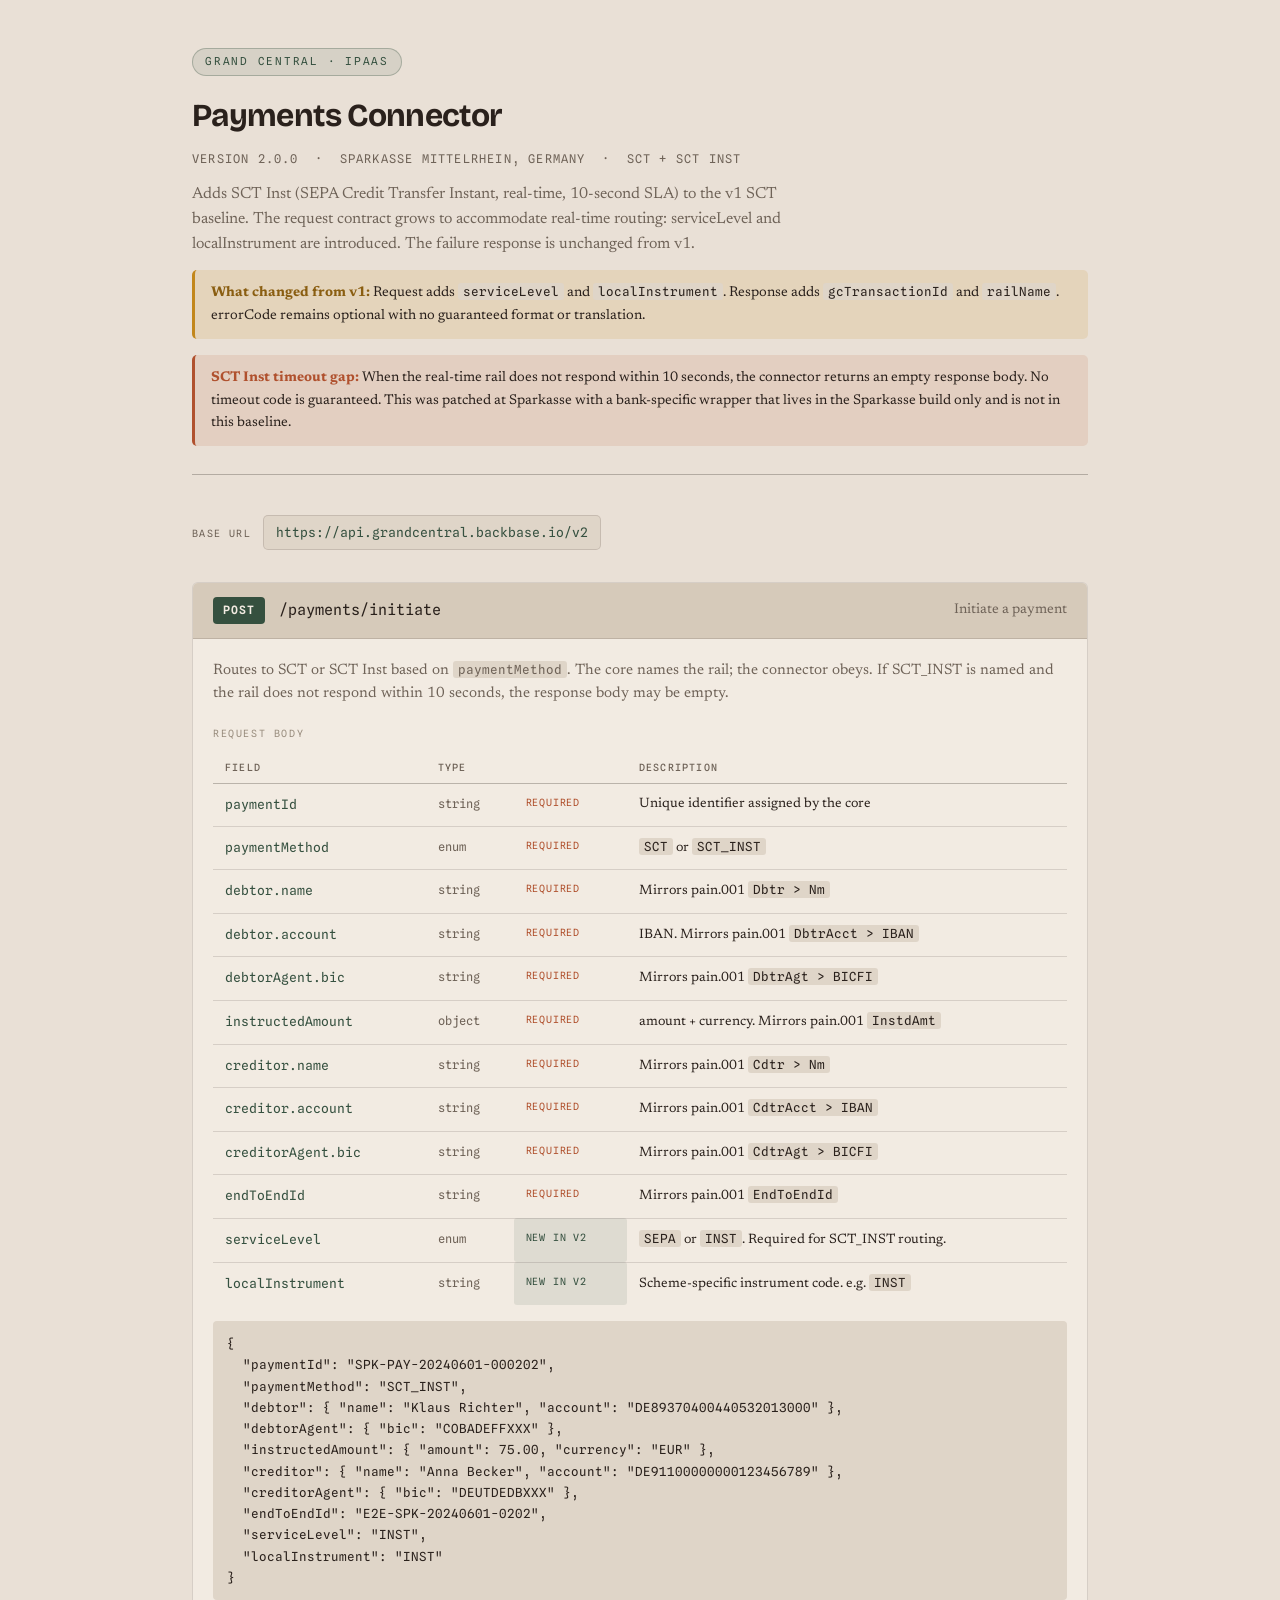
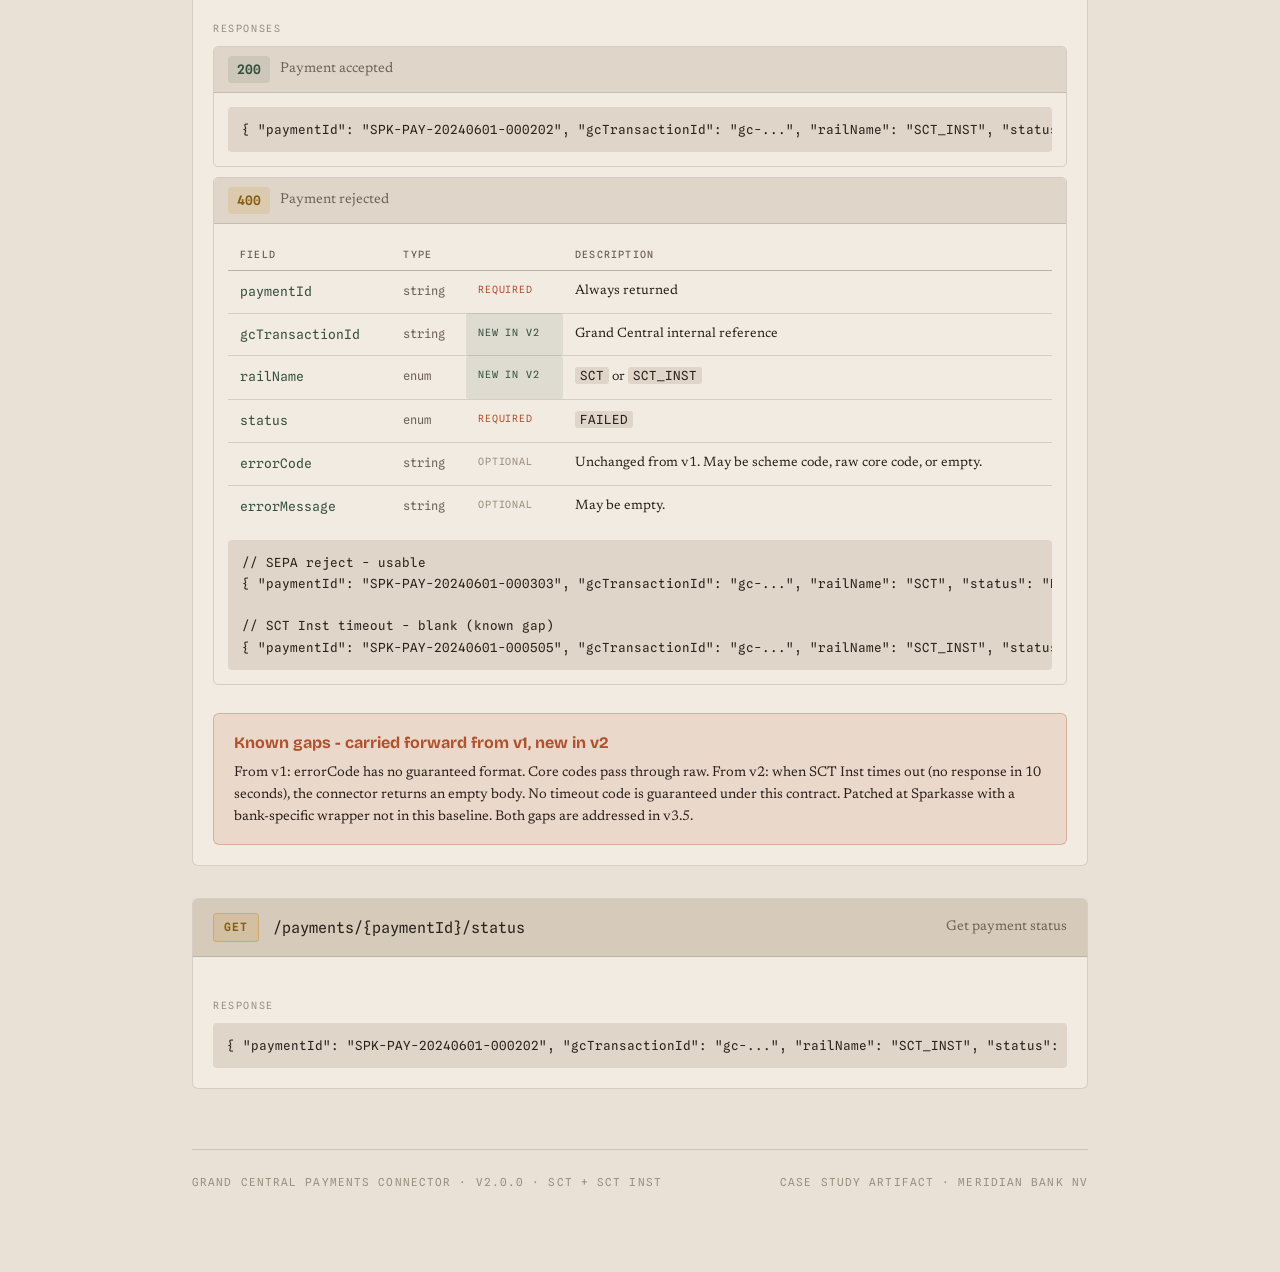
<file: resources/api-v2.html>
<!DOCTYPE html>
<html lang="en">
<head>
<meta charset="UTF-8">
<meta name="viewport" content="width=device-width, initial-scale=1.0">
<title>Grand Central Payments Connector · API v2.0</title>
<link rel="preconnect" href="https://fonts.googleapis.com">
<link rel="preconnect" href="https://fonts.gstatic.com" crossorigin>
<link href="https://fonts.googleapis.com/css2?family=Bricolage+Grotesque:opsz,wght@12..96,600;12..96,700&family=Newsreader:ital,opsz,wght@0,6..72,400;1,6..72,400&family=Spline+Sans+Mono:wght@400;500&display=swap" rel="stylesheet">
<style>
  :root { --paper:#E9E0D6;--paper-2:#F2EBE2;--paper-3:#DFD5C8;--paper-4:#D6CABA;--ink:#2A211C;--ink-soft:#6F6358;--ink-faint:#9A8E7F;--line:rgba(42,33,28,0.14);--line-strong:rgba(42,33,28,0.28);--pine:#35503F;--pine-soft:rgba(53,80,63,0.10);--saffron:#C2871B;--saffron-soft:rgba(194,135,27,0.14);--rust:#B0512E;--rust-soft:rgba(176,81,46,0.12);--display:"Bricolage Grotesque",sans-serif;--body:"Newsreader",Georgia,serif;--mono:"Spline Sans Mono",Consolas,monospace;--radius:5px; }
  *,*::before,*::after{box-sizing:border-box}
  body{margin:0;background:var(--paper);color:var(--ink);font-family:var(--body);font-size:17px;line-height:1.6;-webkit-font-smoothing:antialiased}
  .page{max-width:960px;margin:0 auto;padding:48px 32px 80px}
  .api-header{border-bottom:1px solid var(--line-strong);padding-bottom:28px;margin-bottom:40px}
  .api-badge{display:inline-flex;align-items:center;gap:8px;font-family:var(--mono);font-size:11px;letter-spacing:0.16em;text-transform:uppercase;color:var(--pine);background:var(--pine-soft);border:1px solid rgba(53,80,63,0.3);border-radius:999px;padding:4px 12px;margin-bottom:14px}
  .api-title{font-family:var(--display);font-size:32px;font-weight:700;letter-spacing:-0.02em;margin:0 0 8px}
  .api-version{font-family:var(--mono);font-size:12px;letter-spacing:0.1em;text-transform:uppercase;color:var(--ink-soft)}
  .api-desc{font-size:16px;color:var(--ink-soft);margin:14px 0 0;max-width:68ch;line-height:1.55}
  .api-note{margin-top:16px;padding:12px 16px;background:var(--rust-soft);border-left:3px solid var(--rust);border-radius:var(--radius);font-size:14px;color:var(--ink)}
  .api-note strong{color:var(--rust)}
  .delta{margin-top:14px;padding:12px 16px;background:var(--saffron-soft);border-left:3px solid var(--saffron);border-radius:var(--radius);font-size:14px;color:var(--ink)}
  .delta strong{color:#8a5e11}
  .server-row{display:flex;align-items:center;gap:12px;margin-bottom:32px;font-family:var(--mono);font-size:13px}
  .server-label{font-size:10px;letter-spacing:0.14em;text-transform:uppercase;color:var(--ink-soft)}
  .server-url{background:var(--paper-3);border:1px solid var(--line);border-radius:var(--radius);padding:6px 12px;color:var(--pine)}
  .endpoint{margin-bottom:32px;background:var(--paper-2);border:1px solid var(--line);border-radius:6px;overflow:hidden}
  .endpoint-head{display:flex;align-items:center;gap:14px;padding:14px 20px;background:var(--paper-4);border-bottom:1px solid var(--line)}
  .method{font-family:var(--mono);font-size:11.5px;font-weight:600;letter-spacing:0.08em;padding:4px 10px;border-radius:4px}
  .method-post{background:var(--pine);color:#F2EBE2}
  .method-get{background:var(--saffron-soft);color:#8a5e11;border:1px solid rgba(194,135,27,0.4)}
  .endpoint-path{font-family:var(--mono);font-size:15px;color:var(--ink)}
  .endpoint-summary{font-size:14px;color:var(--ink-soft);margin-left:auto}
  .endpoint-body{padding:20px}
  .endpoint-desc{font-size:15px;color:var(--ink-soft);margin:0 0 20px;line-height:1.55}
  .sec{font-family:var(--mono);font-size:10px;letter-spacing:0.16em;text-transform:uppercase;color:var(--ink-faint);margin:20px 0 10px}
  .schema{width:100%;border-collapse:collapse;font-size:14px;margin-bottom:16px}
  .schema th{text-align:left;font-family:var(--mono);font-size:10px;letter-spacing:0.12em;text-transform:uppercase;color:var(--ink-soft);font-weight:500;padding:8px 12px;border-bottom:1px solid var(--line-strong)}
  .schema td{padding:10px 12px;border-bottom:1px solid var(--line);vertical-align:top}
  .schema tr:last-child td{border-bottom:none}
  .field-name{font-family:var(--mono);font-size:13px;color:var(--pine)}
  .field-type{font-family:var(--mono);font-size:12px;color:var(--ink-soft)}
  .field-req{font-family:var(--mono);font-size:10px;color:var(--rust);text-transform:uppercase;letter-spacing:0.08em}
  .field-opt{font-family:var(--mono);font-size:10px;color:var(--ink-faint);text-transform:uppercase;letter-spacing:0.08em}
  .field-new{font-family:var(--mono);font-size:10px;color:var(--pine);text-transform:uppercase;letter-spacing:0.08em;background:var(--pine-soft);padding:2px 6px;border-radius:3px}
  .field-desc{font-size:13.5px;color:var(--ink)}
  .responses{display:grid;gap:10px}
  .response{border:1px solid var(--line);border-radius:var(--radius);overflow:hidden}
  .response-head{display:flex;align-items:center;gap:10px;padding:9px 14px;background:var(--paper-3);border-bottom:1px solid var(--line)}
  .status{font-family:var(--mono);font-size:13px;font-weight:600;padding:3px 9px;border-radius:4px}
  .status-200{background:var(--pine-soft);color:var(--pine)}
  .status-400{background:var(--saffron-soft);color:#8a5e11}
  .response-label{font-size:14px;color:var(--ink-soft)}
  .response-body{padding:14px}
  pre{margin:0;font-family:var(--mono);font-size:12.5px;line-height:1.7;background:var(--paper-3);border-radius:4px;padding:12px 14px;overflow-x:auto;white-space:pre}
  .gap-box{margin-top:28px;padding:16px 20px;background:var(--rust-soft);border:1px solid rgba(176,81,46,0.3);border-radius:6px}
  .gap-box h4{font-family:var(--display);font-size:16px;font-weight:700;color:var(--rust);margin:0 0 8px}
  .gap-box p{font-size:14px;margin:0;color:var(--ink);line-height:1.55}
  .api-footer{margin-top:60px;padding-top:24px;border-top:1px solid var(--line);font-family:var(--mono);font-size:11px;letter-spacing:0.1em;text-transform:uppercase;color:var(--ink-faint);display:flex;justify-content:space-between}
  a{color:var(--pine)}
  code{font-family:var(--mono);font-size:12.5px;background:var(--paper-3);padding:1px 5px;border-radius:3px}
</style>
</head>
<body>
<div class="page">

  <div class="api-header">
    <div class="api-badge">Grand Central · iPaaS</div>
    <h1 class="api-title">Payments Connector</h1>
    <div class="api-version">Version 2.0.0 &nbsp;·&nbsp; Sparkasse Mittelrhein, Germany &nbsp;·&nbsp; SCT + SCT Inst</div>
    <p class="api-desc">Adds SCT Inst (SEPA Credit Transfer Instant, real-time, 10-second SLA) to the v1 SCT baseline. The request contract grows to accommodate real-time routing: serviceLevel and localInstrument are introduced. The failure response is unchanged from v1.</p>
    <div class="delta"><strong>What changed from v1:</strong> Request adds <code>serviceLevel</code> and <code>localInstrument</code>. Response adds <code>gcTransactionId</code> and <code>railName</code>. errorCode remains optional with no guaranteed format or translation.</div>
    <div class="api-note"><strong>SCT Inst timeout gap:</strong> When the real-time rail does not respond within 10 seconds, the connector returns an empty response body. No timeout code is guaranteed. This was patched at Sparkasse with a bank-specific wrapper that lives in the Sparkasse build only and is not in this baseline.</div>
  </div>

  <div class="server-row">
    <span class="server-label">Base URL</span>
    <span class="server-url">https://api.grandcentral.backbase.io/v2</span>
  </div>

  <div class="endpoint">
    <div class="endpoint-head">
      <span class="method method-post">POST</span>
      <span class="endpoint-path">/payments/initiate</span>
      <span class="endpoint-summary">Initiate a payment</span>
    </div>
    <div class="endpoint-body">
      <p class="endpoint-desc">Routes to SCT or SCT Inst based on <code>paymentMethod</code>. The core names the rail; the connector obeys. If SCT_INST is named and the rail does not respond within 10 seconds, the response body may be empty.</p>

      <div class="sec">Request body</div>
      <table class="schema">
        <thead><tr><th>Field</th><th>Type</th><th></th><th>Description</th></tr></thead>
        <tbody>
          <tr><td class="field-name">paymentId</td><td class="field-type">string</td><td class="field-req">required</td><td class="field-desc">Unique identifier assigned by the core</td></tr>
          <tr><td class="field-name">paymentMethod</td><td class="field-type">enum</td><td class="field-req">required</td><td class="field-desc"><code>SCT</code> or <code>SCT_INST</code></td></tr>
          <tr><td class="field-name">debtor.name</td><td class="field-type">string</td><td class="field-req">required</td><td class="field-desc">Mirrors pain.001 <code>Dbtr &gt; Nm</code></td></tr>
          <tr><td class="field-name">debtor.account</td><td class="field-type">string</td><td class="field-req">required</td><td class="field-desc">IBAN. Mirrors pain.001 <code>DbtrAcct &gt; IBAN</code></td></tr>
          <tr><td class="field-name">debtorAgent.bic</td><td class="field-type">string</td><td class="field-req">required</td><td class="field-desc">Mirrors pain.001 <code>DbtrAgt &gt; BICFI</code></td></tr>
          <tr><td class="field-name">instructedAmount</td><td class="field-type">object</td><td class="field-req">required</td><td class="field-desc">amount + currency. Mirrors pain.001 <code>InstdAmt</code></td></tr>
          <tr><td class="field-name">creditor.name</td><td class="field-type">string</td><td class="field-req">required</td><td class="field-desc">Mirrors pain.001 <code>Cdtr &gt; Nm</code></td></tr>
          <tr><td class="field-name">creditor.account</td><td class="field-type">string</td><td class="field-req">required</td><td class="field-desc">Mirrors pain.001 <code>CdtrAcct &gt; IBAN</code></td></tr>
          <tr><td class="field-name">creditorAgent.bic</td><td class="field-type">string</td><td class="field-req">required</td><td class="field-desc">Mirrors pain.001 <code>CdtrAgt &gt; BICFI</code></td></tr>
          <tr><td class="field-name">endToEndId</td><td class="field-type">string</td><td class="field-req">required</td><td class="field-desc">Mirrors pain.001 <code>EndToEndId</code></td></tr>
          <tr><td class="field-name">serviceLevel</td><td class="field-type">enum</td><td class="field-new">new in v2</td><td class="field-desc"><code>SEPA</code> or <code>INST</code>. Required for SCT_INST routing.</td></tr>
          <tr><td class="field-name">localInstrument</td><td class="field-type">string</td><td class="field-new">new in v2</td><td class="field-desc">Scheme-specific instrument code. e.g. <code>INST</code></td></tr>
        </tbody>
      </table>

      <pre>{
  "paymentId": "SPK-PAY-20240601-000202",
  "paymentMethod": "SCT_INST",
  "debtor": { "name": "Klaus Richter", "account": "DE89370400440532013000" },
  "debtorAgent": { "bic": "COBADEFFXXX" },
  "instructedAmount": { "amount": 75.00, "currency": "EUR" },
  "creditor": { "name": "Anna Becker", "account": "DE91100000000123456789" },
  "creditorAgent": { "bic": "DEUTDEDBXXX" },
  "endToEndId": "E2E-SPK-20240601-0202",
  "serviceLevel": "INST",
  "localInstrument": "INST"
}</pre>

      <div class="sec">Responses</div>
      <div class="responses">
        <div class="response">
          <div class="response-head"><span class="status status-200">200</span><span class="response-label">Payment accepted</span></div>
          <div class="response-body"><pre>{ "paymentId": "SPK-PAY-20240601-000202", "gcTransactionId": "gc-...", "railName": "SCT_INST", "status": "ACCEPTED" }</pre></div>
        </div>
        <div class="response">
          <div class="response-head"><span class="status status-400">400</span><span class="response-label">Payment rejected</span></div>
          <div class="response-body">
            <table class="schema" style="margin-bottom:12px;">
              <thead><tr><th>Field</th><th>Type</th><th></th><th>Description</th></tr></thead>
              <tbody>
                <tr><td class="field-name">paymentId</td><td class="field-type">string</td><td class="field-req">required</td><td class="field-desc">Always returned</td></tr>
                <tr><td class="field-name">gcTransactionId</td><td class="field-type">string</td><td class="field-new">new in v2</td><td class="field-desc">Grand Central internal reference</td></tr>
                <tr><td class="field-name">railName</td><td class="field-type">enum</td><td class="field-new">new in v2</td><td class="field-desc"><code>SCT</code> or <code>SCT_INST</code></td></tr>
                <tr><td class="field-name">status</td><td class="field-type">enum</td><td class="field-req">required</td><td class="field-desc"><code>FAILED</code></td></tr>
                <tr><td class="field-name">errorCode</td><td class="field-type">string</td><td class="field-opt">optional</td><td class="field-desc">Unchanged from v1. May be scheme code, raw core code, or empty.</td></tr>
                <tr><td class="field-name">errorMessage</td><td class="field-type">string</td><td class="field-opt">optional</td><td class="field-desc">May be empty.</td></tr>
              </tbody>
            </table>
            <pre>// SEPA reject - usable
{ "paymentId": "SPK-PAY-20240601-000303", "gcTransactionId": "gc-...", "railName": "SCT", "status": "FAILED", "errorCode": "MS03", "errorMessage": "Not specified reason" }

// SCT Inst timeout - blank (known gap)
{ "paymentId": "SPK-PAY-20240601-000505", "gcTransactionId": "gc-...", "railName": "SCT_INST", "status": "FAILED", "errorCode": "", "errorMessage": "" }</pre>
          </div>
        </div>
      </div>

      <div class="gap-box">
        <h4>Known gaps - carried forward from v1, new in v2</h4>
        <p>From v1: errorCode has no guaranteed format. Core codes pass through raw. From v2: when SCT Inst times out (no response in 10 seconds), the connector returns an empty body. No timeout code is guaranteed under this contract. Patched at Sparkasse with a bank-specific wrapper not in this baseline. Both gaps are addressed in v3.5.</p>
      </div>
    </div>
  </div>

  <div class="endpoint">
    <div class="endpoint-head">
      <span class="method method-get">GET</span>
      <span class="endpoint-path">/payments/{paymentId}/status</span>
      <span class="endpoint-summary">Get payment status</span>
    </div>
    <div class="endpoint-body">
      <div class="sec">Response</div>
      <pre>{ "paymentId": "SPK-PAY-20240601-000202", "gcTransactionId": "gc-...", "railName": "SCT_INST", "status": "SETTLED" }</pre>
    </div>
  </div>

  <div class="api-footer">
    <span>Grand Central Payments Connector · v2.0.0 · SCT + SCT Inst</span>
    <span>Case study artifact · Meridian Bank NV</span>
  </div>
</div>
</body>
</html>
</file>
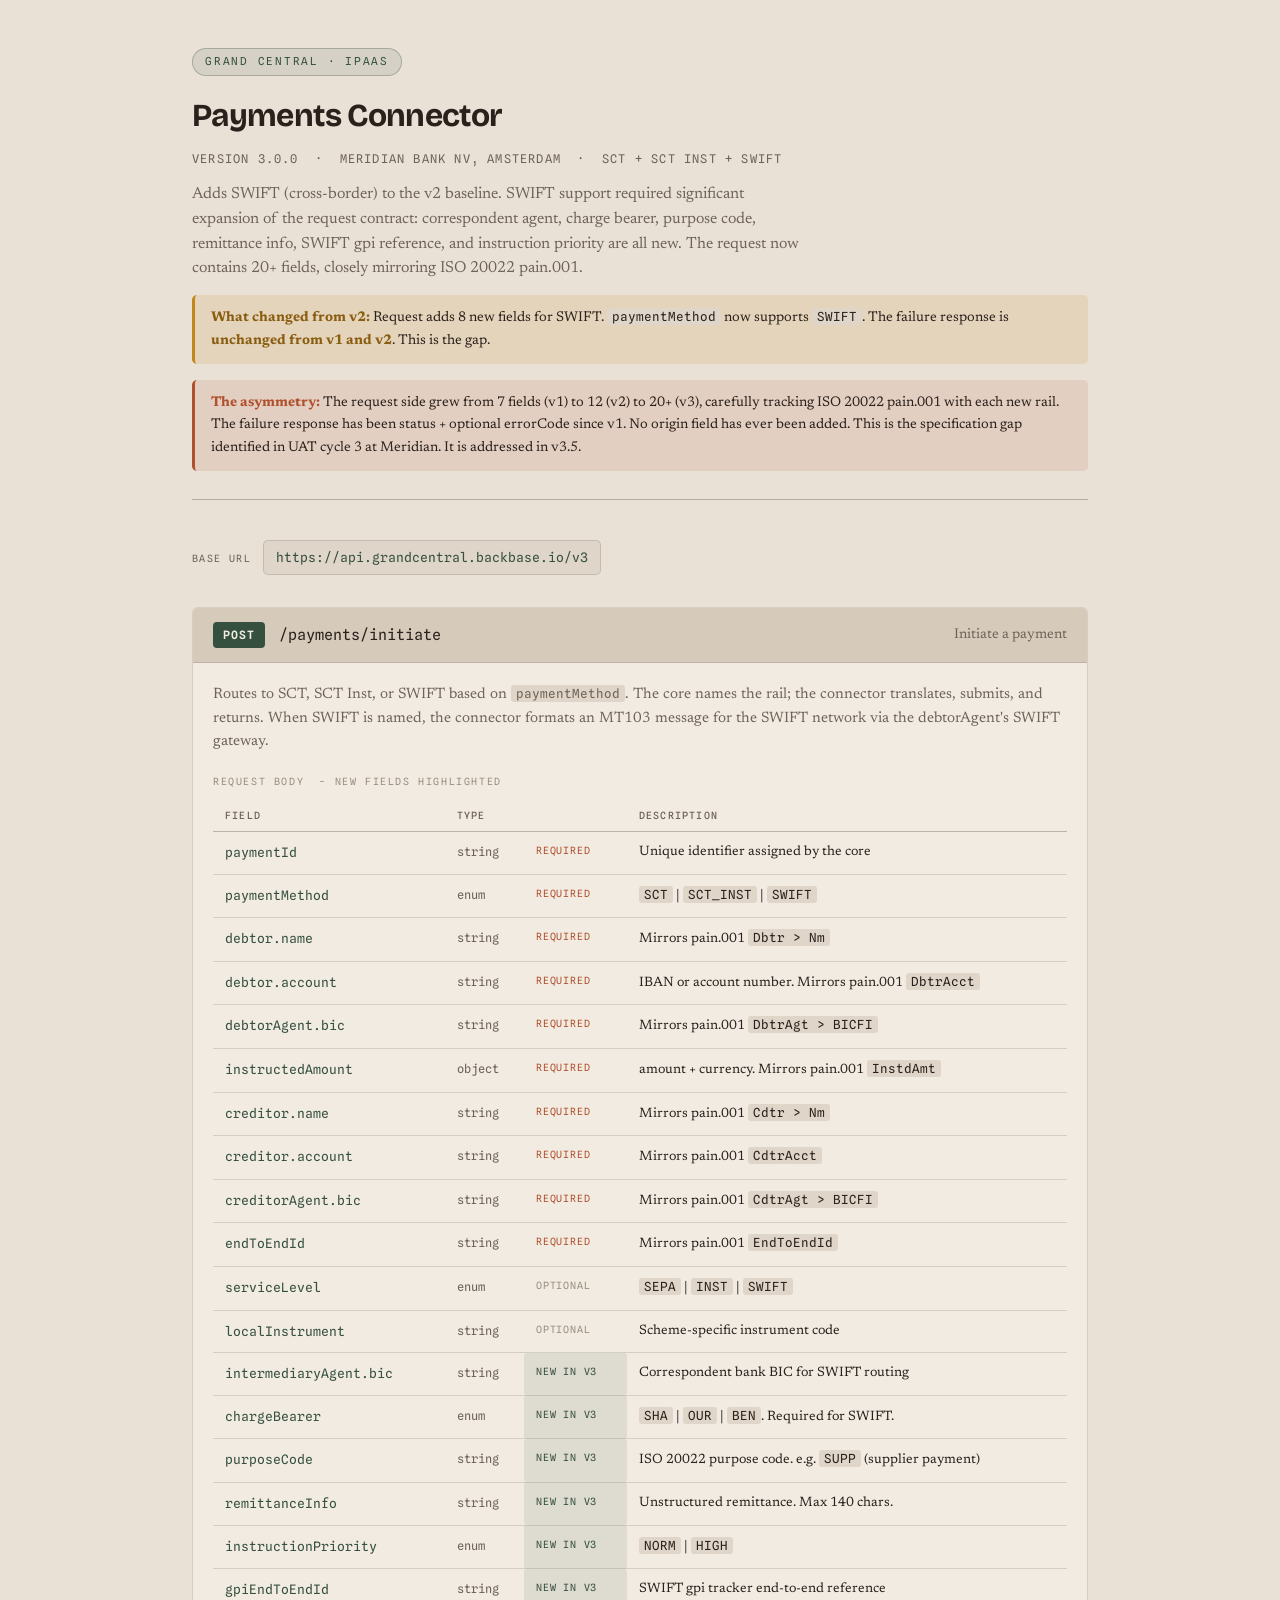
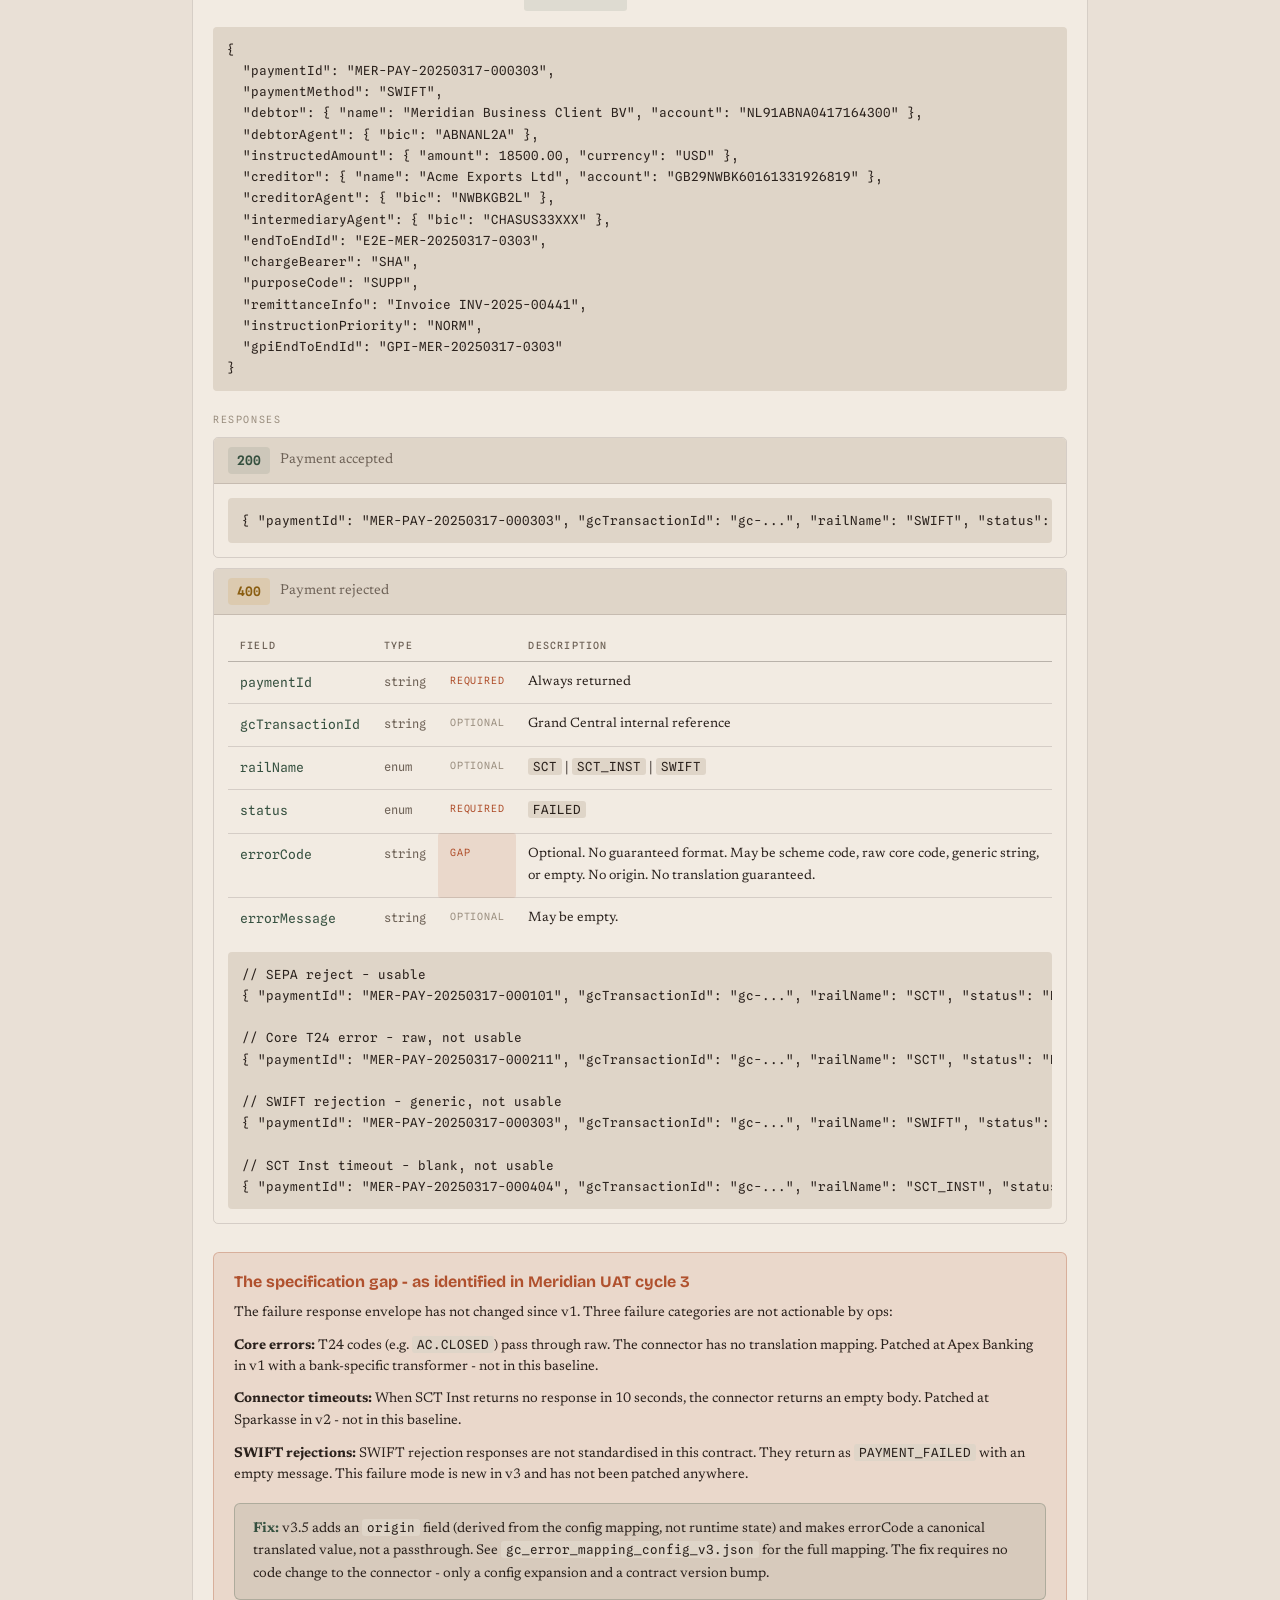
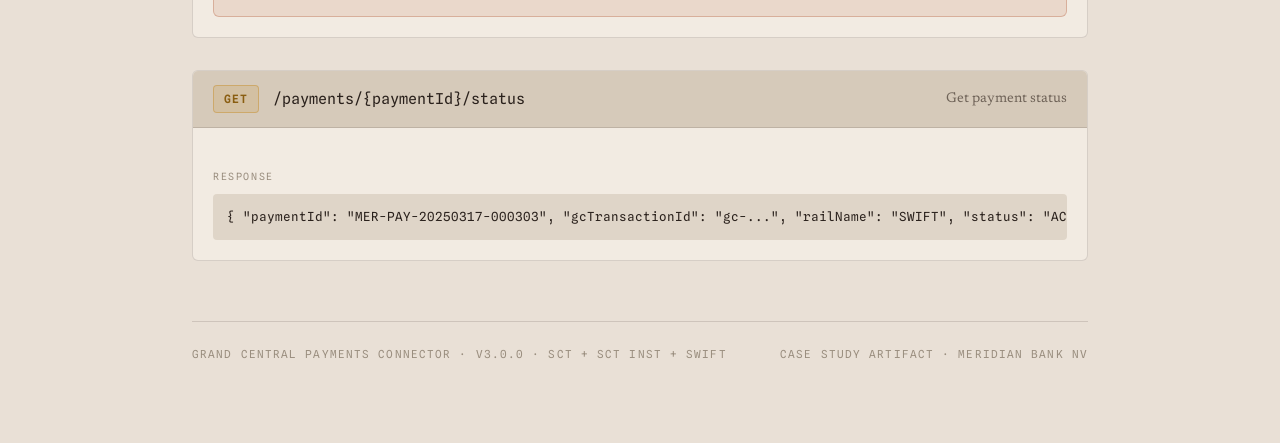
<file: resources/api-v3.html>
<!DOCTYPE html>
<html lang="en">
<head>
<meta charset="UTF-8">
<meta name="viewport" content="width=device-width, initial-scale=1.0">
<title>Grand Central Payments Connector · API v3.0</title>
<link rel="preconnect" href="https://fonts.googleapis.com">
<link rel="preconnect" href="https://fonts.gstatic.com" crossorigin>
<link href="https://fonts.googleapis.com/css2?family=Bricolage+Grotesque:opsz,wght@12..96,600;12..96,700&family=Newsreader:ital,opsz,wght@0,6..72,400;1,6..72,400&family=Spline+Sans+Mono:wght@400;500&display=swap" rel="stylesheet">
<style>
  :root{--paper:#E9E0D6;--paper-2:#F2EBE2;--paper-3:#DFD5C8;--paper-4:#D6CABA;--ink:#2A211C;--ink-soft:#6F6358;--ink-faint:#9A8E7F;--line:rgba(42,33,28,0.14);--line-strong:rgba(42,33,28,0.28);--pine:#35503F;--pine-soft:rgba(53,80,63,0.10);--saffron:#C2871B;--saffron-soft:rgba(194,135,27,0.14);--rust:#B0512E;--rust-soft:rgba(176,81,46,0.12);--display:"Bricolage Grotesque",sans-serif;--body:"Newsreader",Georgia,serif;--mono:"Spline Sans Mono",Consolas,monospace;--radius:5px}
  *,*::before,*::after{box-sizing:border-box}
  body{margin:0;background:var(--paper);color:var(--ink);font-family:var(--body);font-size:17px;line-height:1.6;-webkit-font-smoothing:antialiased}
  .page{max-width:960px;margin:0 auto;padding:48px 32px 80px}
  .api-header{border-bottom:1px solid var(--line-strong);padding-bottom:28px;margin-bottom:40px}
  .api-badge{display:inline-flex;align-items:center;gap:8px;font-family:var(--mono);font-size:11px;letter-spacing:0.16em;text-transform:uppercase;color:var(--pine);background:var(--pine-soft);border:1px solid rgba(53,80,63,0.3);border-radius:999px;padding:4px 12px;margin-bottom:14px}
  .api-title{font-family:var(--display);font-size:32px;font-weight:700;letter-spacing:-0.02em;margin:0 0 8px}
  .api-version{font-family:var(--mono);font-size:12px;letter-spacing:0.1em;text-transform:uppercase;color:var(--ink-soft)}
  .api-desc{font-size:16px;color:var(--ink-soft);margin:14px 0 0;max-width:68ch;line-height:1.55}
  .api-note{margin-top:16px;padding:12px 16px;background:var(--rust-soft);border-left:3px solid var(--rust);border-radius:var(--radius);font-size:14px;color:var(--ink)}
  .api-note strong{color:var(--rust)}
  .delta{margin-top:14px;padding:12px 16px;background:var(--saffron-soft);border-left:3px solid var(--saffron);border-radius:var(--radius);font-size:14px;color:var(--ink)}
  .delta strong{color:#8a5e11}
  .server-row{display:flex;align-items:center;gap:12px;margin-bottom:32px;font-family:var(--mono);font-size:13px}
  .server-label{font-size:10px;letter-spacing:0.14em;text-transform:uppercase;color:var(--ink-soft)}
  .server-url{background:var(--paper-3);border:1px solid var(--line);border-radius:var(--radius);padding:6px 12px;color:var(--pine)}
  .endpoint{margin-bottom:32px;background:var(--paper-2);border:1px solid var(--line);border-radius:6px;overflow:hidden}
  .endpoint-head{display:flex;align-items:center;gap:14px;padding:14px 20px;background:var(--paper-4);border-bottom:1px solid var(--line)}
  .method{font-family:var(--mono);font-size:11.5px;font-weight:600;letter-spacing:0.08em;padding:4px 10px;border-radius:4px}
  .method-post{background:var(--pine);color:#F2EBE2}
  .method-get{background:var(--saffron-soft);color:#8a5e11;border:1px solid rgba(194,135,27,0.4)}
  .endpoint-path{font-family:var(--mono);font-size:15px;color:var(--ink)}
  .endpoint-summary{font-size:14px;color:var(--ink-soft);margin-left:auto}
  .endpoint-body{padding:20px}
  .endpoint-desc{font-size:15px;color:var(--ink-soft);margin:0 0 20px;line-height:1.55}
  .sec{font-family:var(--mono);font-size:10px;letter-spacing:0.16em;text-transform:uppercase;color:var(--ink-faint);margin:20px 0 10px}
  .schema{width:100%;border-collapse:collapse;font-size:14px;margin-bottom:16px}
  .schema th{text-align:left;font-family:var(--mono);font-size:10px;letter-spacing:0.12em;text-transform:uppercase;color:var(--ink-soft);font-weight:500;padding:8px 12px;border-bottom:1px solid var(--line-strong)}
  .schema td{padding:10px 12px;border-bottom:1px solid var(--line);vertical-align:top}
  .schema tr:last-child td{border-bottom:none}
  .field-name{font-family:var(--mono);font-size:13px;color:var(--pine)}
  .field-type{font-family:var(--mono);font-size:12px;color:var(--ink-soft)}
  .field-req{font-family:var(--mono);font-size:10px;color:var(--rust);text-transform:uppercase;letter-spacing:0.08em}
  .field-opt{font-family:var(--mono);font-size:10px;color:var(--ink-faint);text-transform:uppercase;letter-spacing:0.08em}
  .field-new{font-family:var(--mono);font-size:10px;color:var(--pine);text-transform:uppercase;letter-spacing:0.08em;background:var(--pine-soft);padding:2px 6px;border-radius:3px}
  .field-gap{font-family:var(--mono);font-size:10px;color:var(--rust);text-transform:uppercase;letter-spacing:0.08em;background:var(--rust-soft);padding:2px 6px;border-radius:3px}
  .field-desc{font-size:13.5px;color:var(--ink)}
  .responses{display:grid;gap:10px}
  .response{border:1px solid var(--line);border-radius:var(--radius);overflow:hidden}
  .response-head{display:flex;align-items:center;gap:10px;padding:9px 14px;background:var(--paper-3);border-bottom:1px solid var(--line)}
  .status{font-family:var(--mono);font-size:13px;font-weight:600;padding:3px 9px;border-radius:4px}
  .status-200{background:var(--pine-soft);color:var(--pine)}
  .status-400{background:var(--saffron-soft);color:#8a5e11}
  .response-label{font-size:14px;color:var(--ink-soft)}
  .response-body{padding:14px}
  pre{margin:0;font-family:var(--mono);font-size:12.5px;line-height:1.7;background:var(--paper-3);border-radius:4px;padding:12px 14px;overflow-x:auto;white-space:pre}
  .gap-box{margin-top:28px;padding:16px 20px;background:var(--rust-soft);border:1px solid rgba(176,81,46,0.3);border-radius:6px}
  .gap-box h4{font-family:var(--display);font-size:16px;font-weight:700;color:var(--rust);margin:0 0 8px}
  .gap-box p{font-size:14px;margin:0 0 10px;color:var(--ink);line-height:1.55}
  .gap-box p:last-child{margin-bottom:0}
  .fix-box{margin-top:16px;padding:14px 18px;background:var(--pine-soft);border:1px solid rgba(53,80,63,0.25);border-radius:6px;font-size:14px;color:var(--ink)}
  .fix-box strong{color:var(--pine)}
  .api-footer{margin-top:60px;padding-top:24px;border-top:1px solid var(--line);font-family:var(--mono);font-size:11px;letter-spacing:0.1em;text-transform:uppercase;color:var(--ink-faint);display:flex;justify-content:space-between}
  a{color:var(--pine)}
  code{font-family:var(--mono);font-size:12.5px;background:var(--paper-3);padding:1px 5px;border-radius:3px}
</style>
</head>
<body>
<div class="page">

  <div class="api-header">
    <div class="api-badge">Grand Central · iPaaS</div>
    <h1 class="api-title">Payments Connector</h1>
    <div class="api-version">Version 3.0.0 &nbsp;·&nbsp; Meridian Bank NV, Amsterdam &nbsp;·&nbsp; SCT + SCT Inst + SWIFT</div>
    <p class="api-desc">Adds SWIFT (cross-border) to the v2 baseline. SWIFT support required significant expansion of the request contract: correspondent agent, charge bearer, purpose code, remittance info, SWIFT gpi reference, and instruction priority are all new. The request now contains 20+ fields, closely mirroring ISO 20022 pain.001.</p>
    <div class="delta"><strong>What changed from v2:</strong> Request adds 8 new fields for SWIFT. <code>paymentMethod</code> now supports <code>SWIFT</code>. The failure response is <strong>unchanged from v1 and v2</strong>. This is the gap.</div>
    <div class="api-note"><strong>The asymmetry:</strong> The request side grew from 7 fields (v1) to 12 (v2) to 20+ (v3), carefully tracking ISO 20022 pain.001 with each new rail. The failure response has been status + optional errorCode since v1. No origin field has ever been added. This is the specification gap identified in UAT cycle 3 at Meridian. It is addressed in v3.5.</div>
  </div>

  <div class="server-row">
    <span class="server-label">Base URL</span>
    <span class="server-url">https://api.grandcentral.backbase.io/v3</span>
  </div>

  <div class="endpoint">
    <div class="endpoint-head">
      <span class="method method-post">POST</span>
      <span class="endpoint-path">/payments/initiate</span>
      <span class="endpoint-summary">Initiate a payment</span>
    </div>
    <div class="endpoint-body">
      <p class="endpoint-desc">Routes to SCT, SCT Inst, or SWIFT based on <code>paymentMethod</code>. The core names the rail; the connector translates, submits, and returns. When SWIFT is named, the connector formats an MT103 message for the SWIFT network via the debtorAgent's SWIFT gateway.</p>

      <div class="sec">Request body &nbsp;- new fields highlighted</div>
      <table class="schema">
        <thead><tr><th>Field</th><th>Type</th><th></th><th>Description</th></tr></thead>
        <tbody>
          <tr><td class="field-name">paymentId</td><td class="field-type">string</td><td class="field-req">required</td><td class="field-desc">Unique identifier assigned by the core</td></tr>
          <tr><td class="field-name">paymentMethod</td><td class="field-type">enum</td><td class="field-req">required</td><td class="field-desc"><code>SCT</code> | <code>SCT_INST</code> | <code>SWIFT</code></td></tr>
          <tr><td class="field-name">debtor.name</td><td class="field-type">string</td><td class="field-req">required</td><td class="field-desc">Mirrors pain.001 <code>Dbtr &gt; Nm</code></td></tr>
          <tr><td class="field-name">debtor.account</td><td class="field-type">string</td><td class="field-req">required</td><td class="field-desc">IBAN or account number. Mirrors pain.001 <code>DbtrAcct</code></td></tr>
          <tr><td class="field-name">debtorAgent.bic</td><td class="field-type">string</td><td class="field-req">required</td><td class="field-desc">Mirrors pain.001 <code>DbtrAgt &gt; BICFI</code></td></tr>
          <tr><td class="field-name">instructedAmount</td><td class="field-type">object</td><td class="field-req">required</td><td class="field-desc">amount + currency. Mirrors pain.001 <code>InstdAmt</code></td></tr>
          <tr><td class="field-name">creditor.name</td><td class="field-type">string</td><td class="field-req">required</td><td class="field-desc">Mirrors pain.001 <code>Cdtr &gt; Nm</code></td></tr>
          <tr><td class="field-name">creditor.account</td><td class="field-type">string</td><td class="field-req">required</td><td class="field-desc">Mirrors pain.001 <code>CdtrAcct</code></td></tr>
          <tr><td class="field-name">creditorAgent.bic</td><td class="field-type">string</td><td class="field-req">required</td><td class="field-desc">Mirrors pain.001 <code>CdtrAgt &gt; BICFI</code></td></tr>
          <tr><td class="field-name">endToEndId</td><td class="field-type">string</td><td class="field-req">required</td><td class="field-desc">Mirrors pain.001 <code>EndToEndId</code></td></tr>
          <tr><td class="field-name">serviceLevel</td><td class="field-type">enum</td><td class="field-opt">optional</td><td class="field-desc"><code>SEPA</code> | <code>INST</code> | <code>SWIFT</code></td></tr>
          <tr><td class="field-name">localInstrument</td><td class="field-type">string</td><td class="field-opt">optional</td><td class="field-desc">Scheme-specific instrument code</td></tr>
          <tr><td class="field-name">intermediaryAgent.bic</td><td class="field-type">string</td><td class="field-new">new in v3</td><td class="field-desc">Correspondent bank BIC for SWIFT routing</td></tr>
          <tr><td class="field-name">chargeBearer</td><td class="field-type">enum</td><td class="field-new">new in v3</td><td class="field-desc"><code>SHA</code> | <code>OUR</code> | <code>BEN</code>. Required for SWIFT.</td></tr>
          <tr><td class="field-name">purposeCode</td><td class="field-type">string</td><td class="field-new">new in v3</td><td class="field-desc">ISO 20022 purpose code. e.g. <code>SUPP</code> (supplier payment)</td></tr>
          <tr><td class="field-name">remittanceInfo</td><td class="field-type">string</td><td class="field-new">new in v3</td><td class="field-desc">Unstructured remittance. Max 140 chars.</td></tr>
          <tr><td class="field-name">instructionPriority</td><td class="field-type">enum</td><td class="field-new">new in v3</td><td class="field-desc"><code>NORM</code> | <code>HIGH</code></td></tr>
          <tr><td class="field-name">gpiEndToEndId</td><td class="field-type">string</td><td class="field-new">new in v3</td><td class="field-desc">SWIFT gpi tracker end-to-end reference</td></tr>
        </tbody>
      </table>

      <pre>{
  "paymentId": "MER-PAY-20250317-000303",
  "paymentMethod": "SWIFT",
  "debtor": { "name": "Meridian Business Client BV", "account": "NL91ABNA0417164300" },
  "debtorAgent": { "bic": "ABNANL2A" },
  "instructedAmount": { "amount": 18500.00, "currency": "USD" },
  "creditor": { "name": "Acme Exports Ltd", "account": "GB29NWBK60161331926819" },
  "creditorAgent": { "bic": "NWBKGB2L" },
  "intermediaryAgent": { "bic": "CHASUS33XXX" },
  "endToEndId": "E2E-MER-20250317-0303",
  "chargeBearer": "SHA",
  "purposeCode": "SUPP",
  "remittanceInfo": "Invoice INV-2025-00441",
  "instructionPriority": "NORM",
  "gpiEndToEndId": "GPI-MER-20250317-0303"
}</pre>

      <div class="sec">Responses</div>
      <div class="responses">
        <div class="response">
          <div class="response-head"><span class="status status-200">200</span><span class="response-label">Payment accepted</span></div>
          <div class="response-body"><pre>{ "paymentId": "MER-PAY-20250317-000303", "gcTransactionId": "gc-...", "railName": "SWIFT", "status": "ACCEPTED", "gpiReference": "UETR-..." }</pre></div>
        </div>
        <div class="response">
          <div class="response-head"><span class="status status-400">400</span><span class="response-label">Payment rejected</span></div>
          <div class="response-body">
            <table class="schema" style="margin-bottom:12px;">
              <thead><tr><th>Field</th><th>Type</th><th></th><th>Description</th></tr></thead>
              <tbody>
                <tr><td class="field-name">paymentId</td><td class="field-type">string</td><td class="field-req">required</td><td class="field-desc">Always returned</td></tr>
                <tr><td class="field-name">gcTransactionId</td><td class="field-type">string</td><td class="field-opt">optional</td><td class="field-desc">Grand Central internal reference</td></tr>
                <tr><td class="field-name">railName</td><td class="field-type">enum</td><td class="field-opt">optional</td><td class="field-desc"><code>SCT</code> | <code>SCT_INST</code> | <code>SWIFT</code></td></tr>
                <tr><td class="field-name">status</td><td class="field-type">enum</td><td class="field-req">required</td><td class="field-desc"><code>FAILED</code></td></tr>
                <tr><td class="field-name">errorCode</td><td class="field-type">string</td><td class="field-gap">gap</td><td class="field-desc">Optional. No guaranteed format. May be scheme code, raw core code, generic string, or empty. No origin. No translation guaranteed.</td></tr>
                <tr><td class="field-name">errorMessage</td><td class="field-type">string</td><td class="field-opt">optional</td><td class="field-desc">May be empty.</td></tr>
              </tbody>
            </table>
            <pre>// SEPA reject - usable
{ "paymentId": "MER-PAY-20250317-000101", "gcTransactionId": "gc-...", "railName": "SCT", "status": "FAILED", "errorCode": "AC01", "errorMessage": "Incorrect account number" }

// Core T24 error - raw, not usable
{ "paymentId": "MER-PAY-20250317-000211", "gcTransactionId": "gc-...", "railName": "SCT", "status": "FAILED", "errorCode": "AC.CLOSED", "errorMessage": "" }

// SWIFT rejection - generic, not usable
{ "paymentId": "MER-PAY-20250317-000303", "gcTransactionId": "gc-...", "railName": "SWIFT", "status": "FAILED", "errorCode": "PAYMENT_FAILED", "errorMessage": "" }

// SCT Inst timeout - blank, not usable
{ "paymentId": "MER-PAY-20250317-000404", "gcTransactionId": "gc-...", "railName": "SCT_INST", "status": "FAILED", "errorCode": "", "errorMessage": "" }</pre>
          </div>
        </div>
      </div>

      <div class="gap-box">
        <h4>The specification gap - as identified in Meridian UAT cycle 3</h4>
        <p>The failure response envelope has not changed since v1. Three failure categories are not actionable by ops:</p>
        <p><strong>Core errors:</strong> T24 codes (e.g. <code>AC.CLOSED</code>) pass through raw. The connector has no translation mapping. Patched at Apex Banking in v1 with a bank-specific transformer - not in this baseline.</p>
        <p><strong>Connector timeouts:</strong> When SCT Inst returns no response in 10 seconds, the connector returns an empty body. Patched at Sparkasse in v2 - not in this baseline.</p>
        <p><strong>SWIFT rejections:</strong> SWIFT rejection responses are not standardised in this contract. They return as <code>PAYMENT_FAILED</code> with an empty message. This failure mode is new in v3 and has not been patched anywhere.</p>
        <div class="fix-box"><strong>Fix:</strong> v3.5 adds an <code>origin</code> field (derived from the config mapping, not runtime state) and makes errorCode a canonical translated value, not a passthrough. See <code>gc_error_mapping_config_v3.json</code> for the full mapping. The fix requires no code change to the connector - only a config expansion and a contract version bump.</div>
      </div>
    </div>
  </div>

  <div class="endpoint">
    <div class="endpoint-head">
      <span class="method method-get">GET</span>
      <span class="endpoint-path">/payments/{paymentId}/status</span>
      <span class="endpoint-summary">Get payment status</span>
    </div>
    <div class="endpoint-body">
      <div class="sec">Response</div>
      <pre>{ "paymentId": "MER-PAY-20250317-000303", "gcTransactionId": "gc-...", "railName": "SWIFT", "status": "ACCEPTED" }</pre>
    </div>
  </div>

  <div class="api-footer">
    <span>Grand Central Payments Connector · v3.0.0 · SCT + SCT Inst + SWIFT</span>
    <span>Case study artifact · Meridian Bank NV</span>
  </div>
</div>
</body>
</html>
</file>
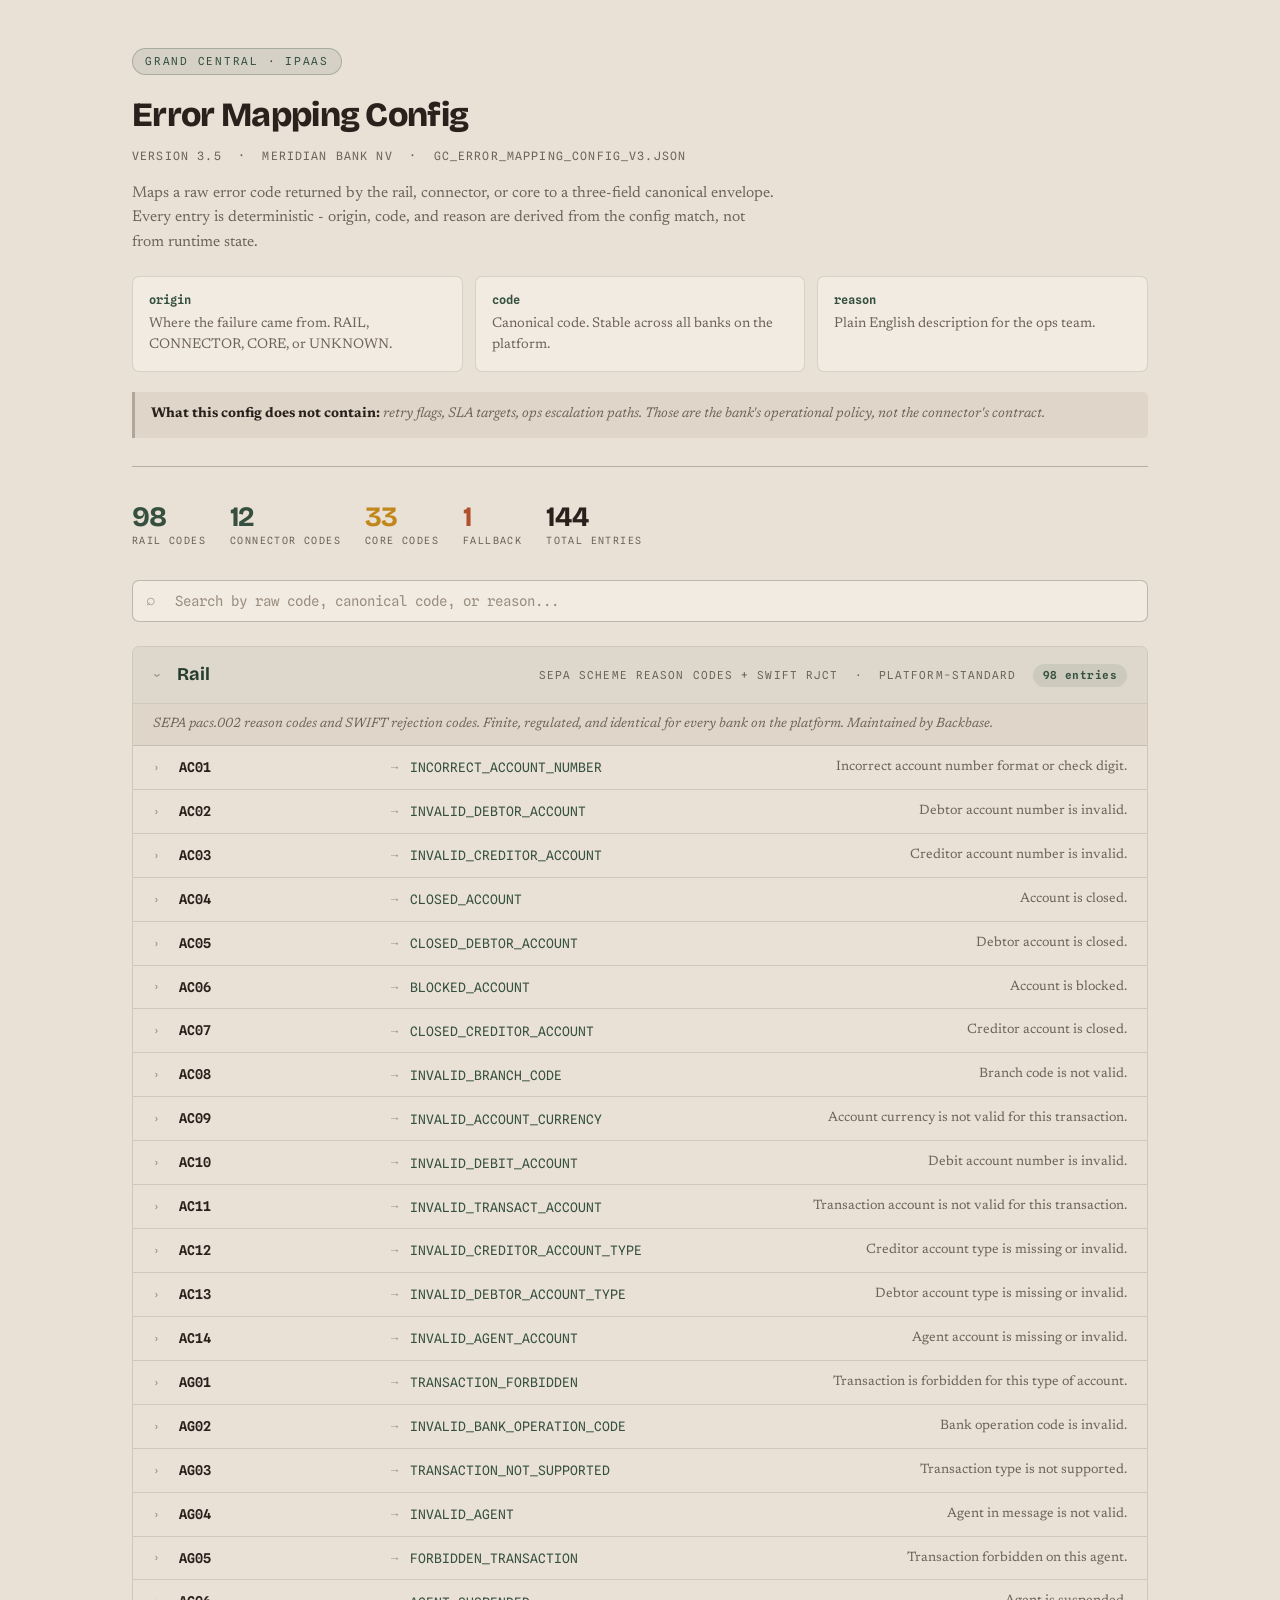
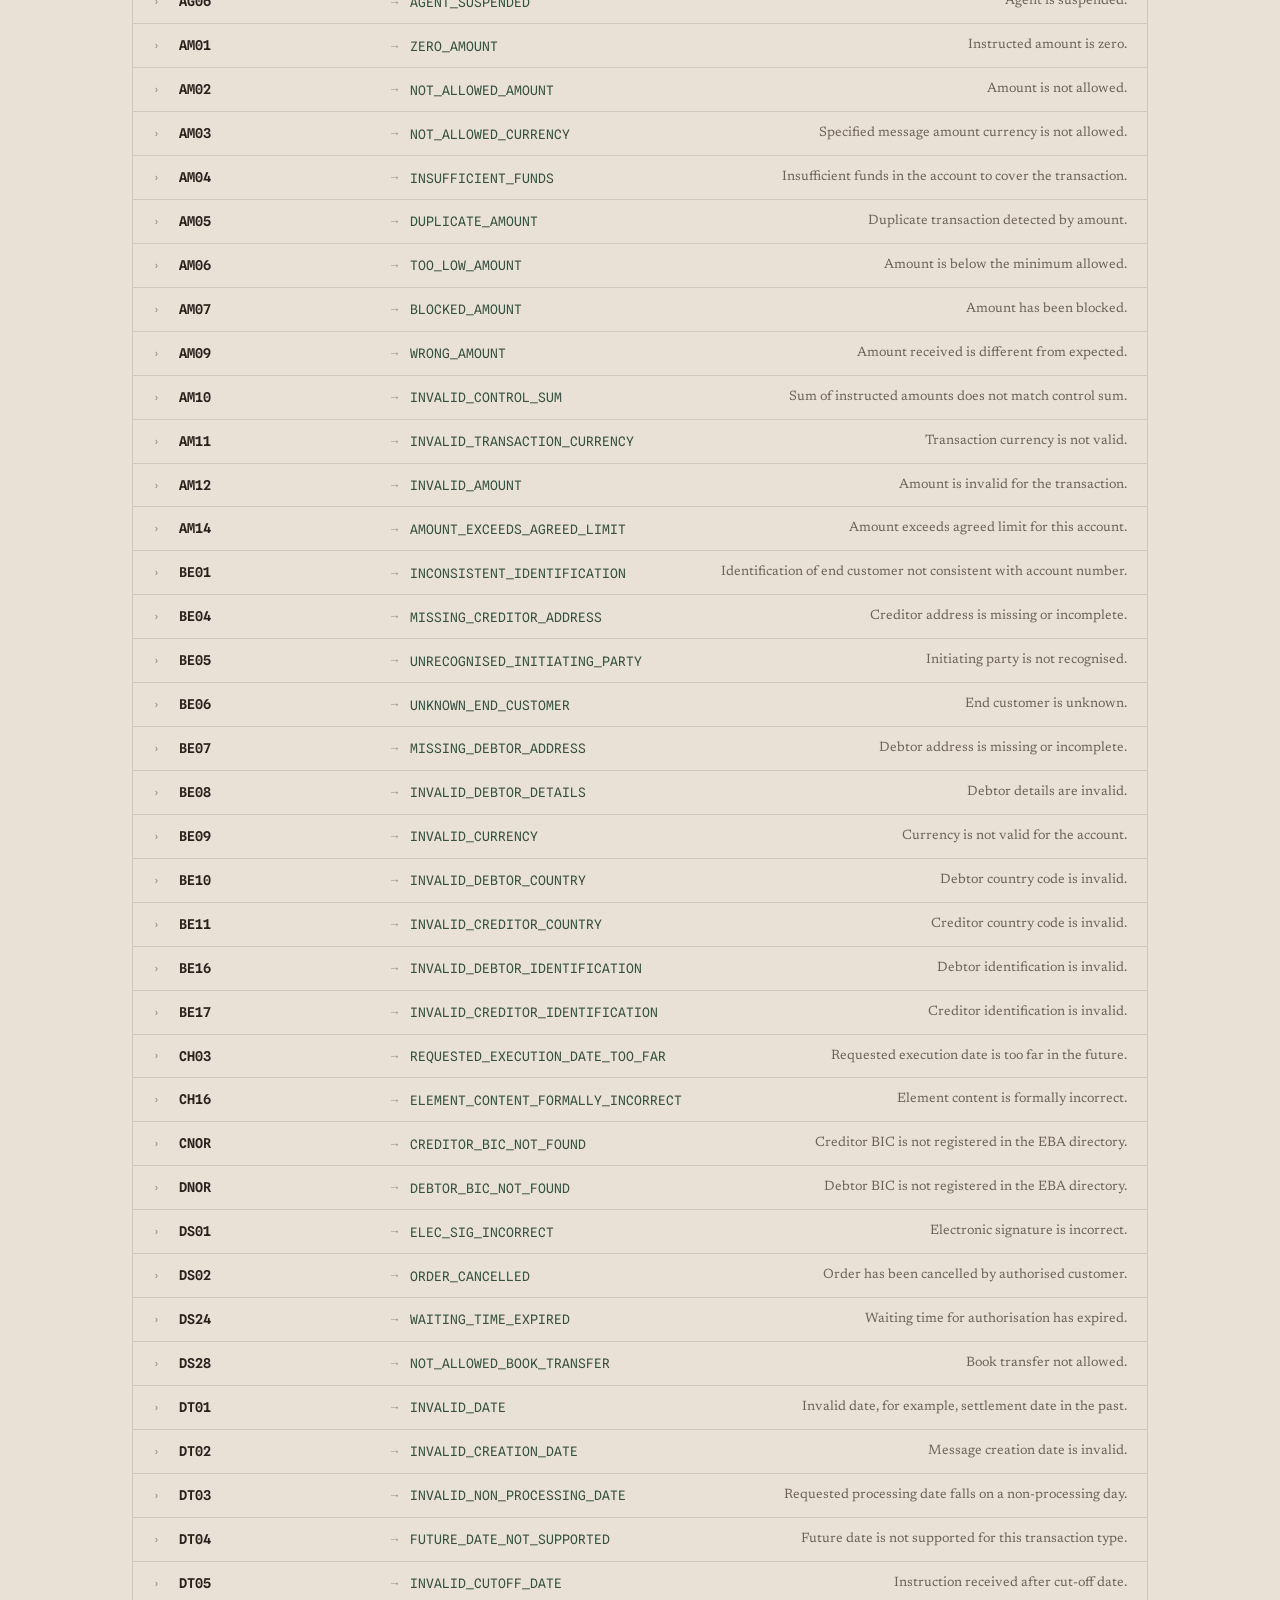
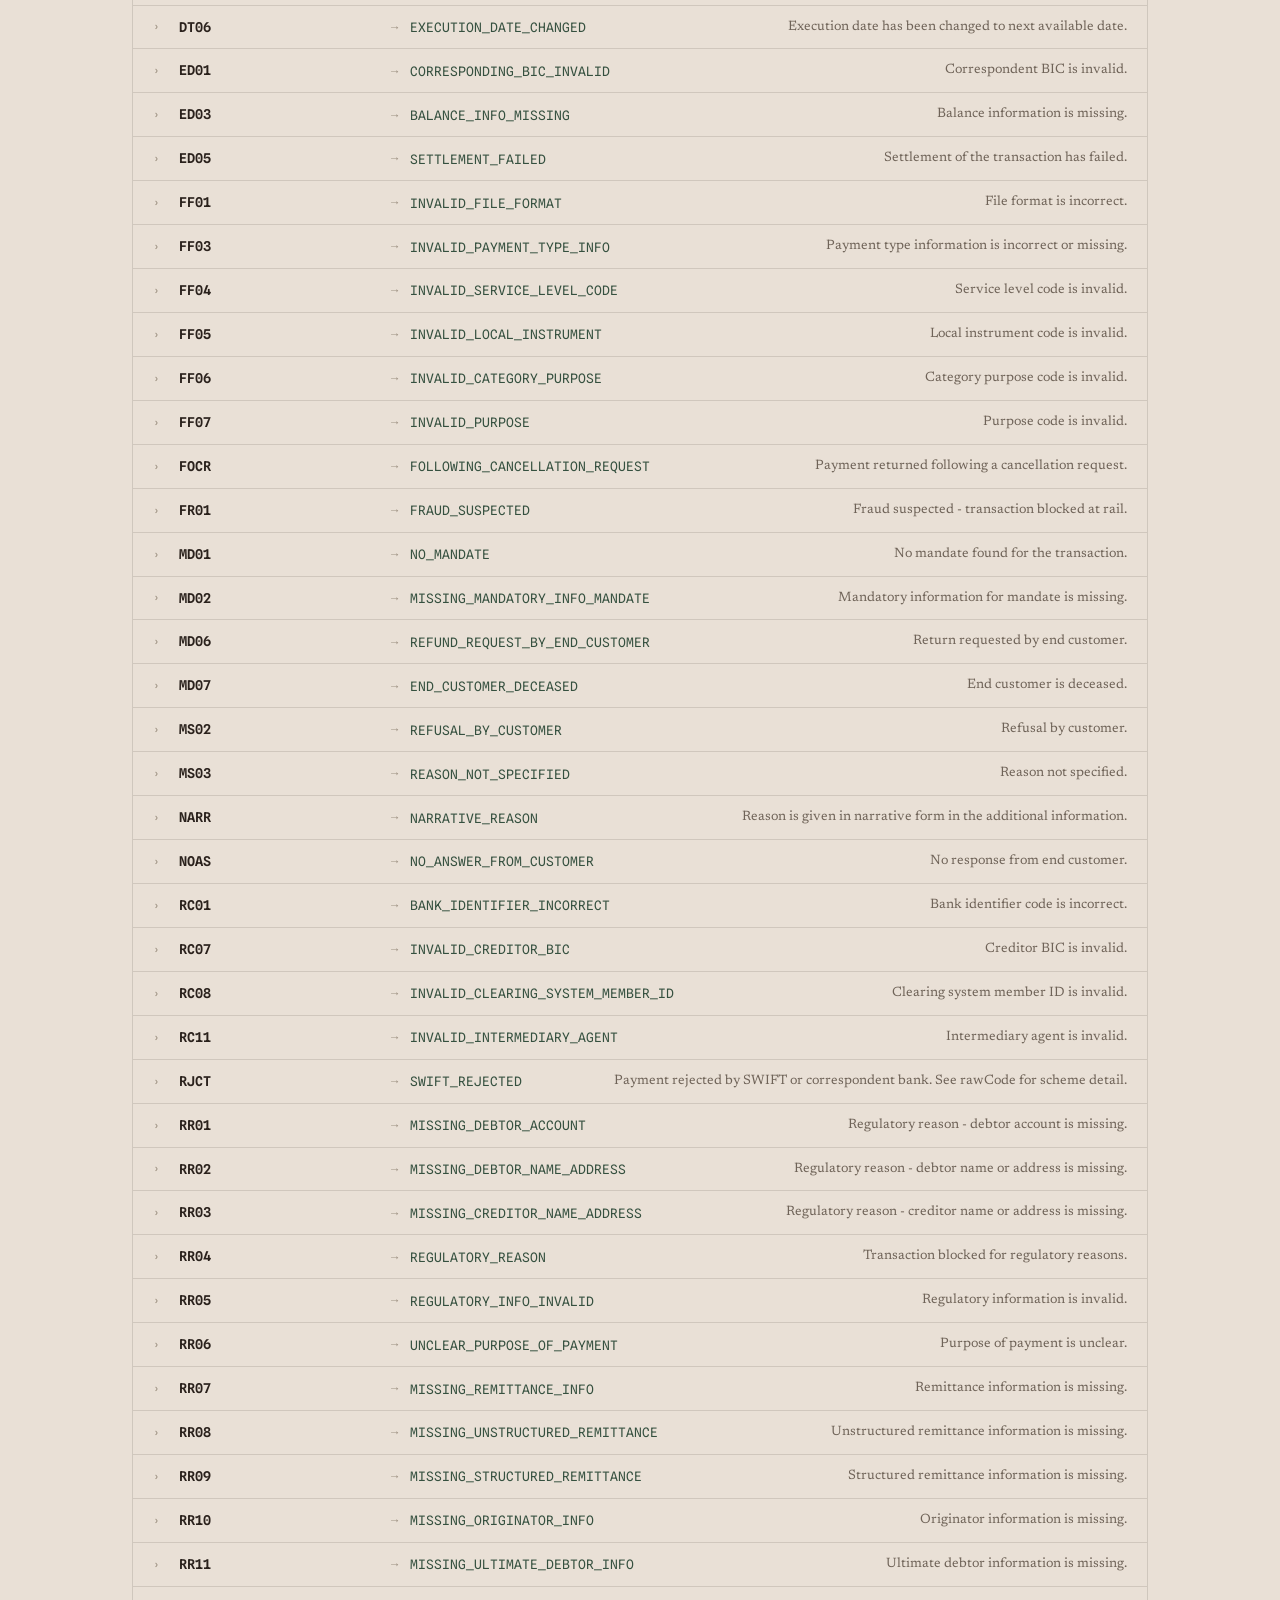
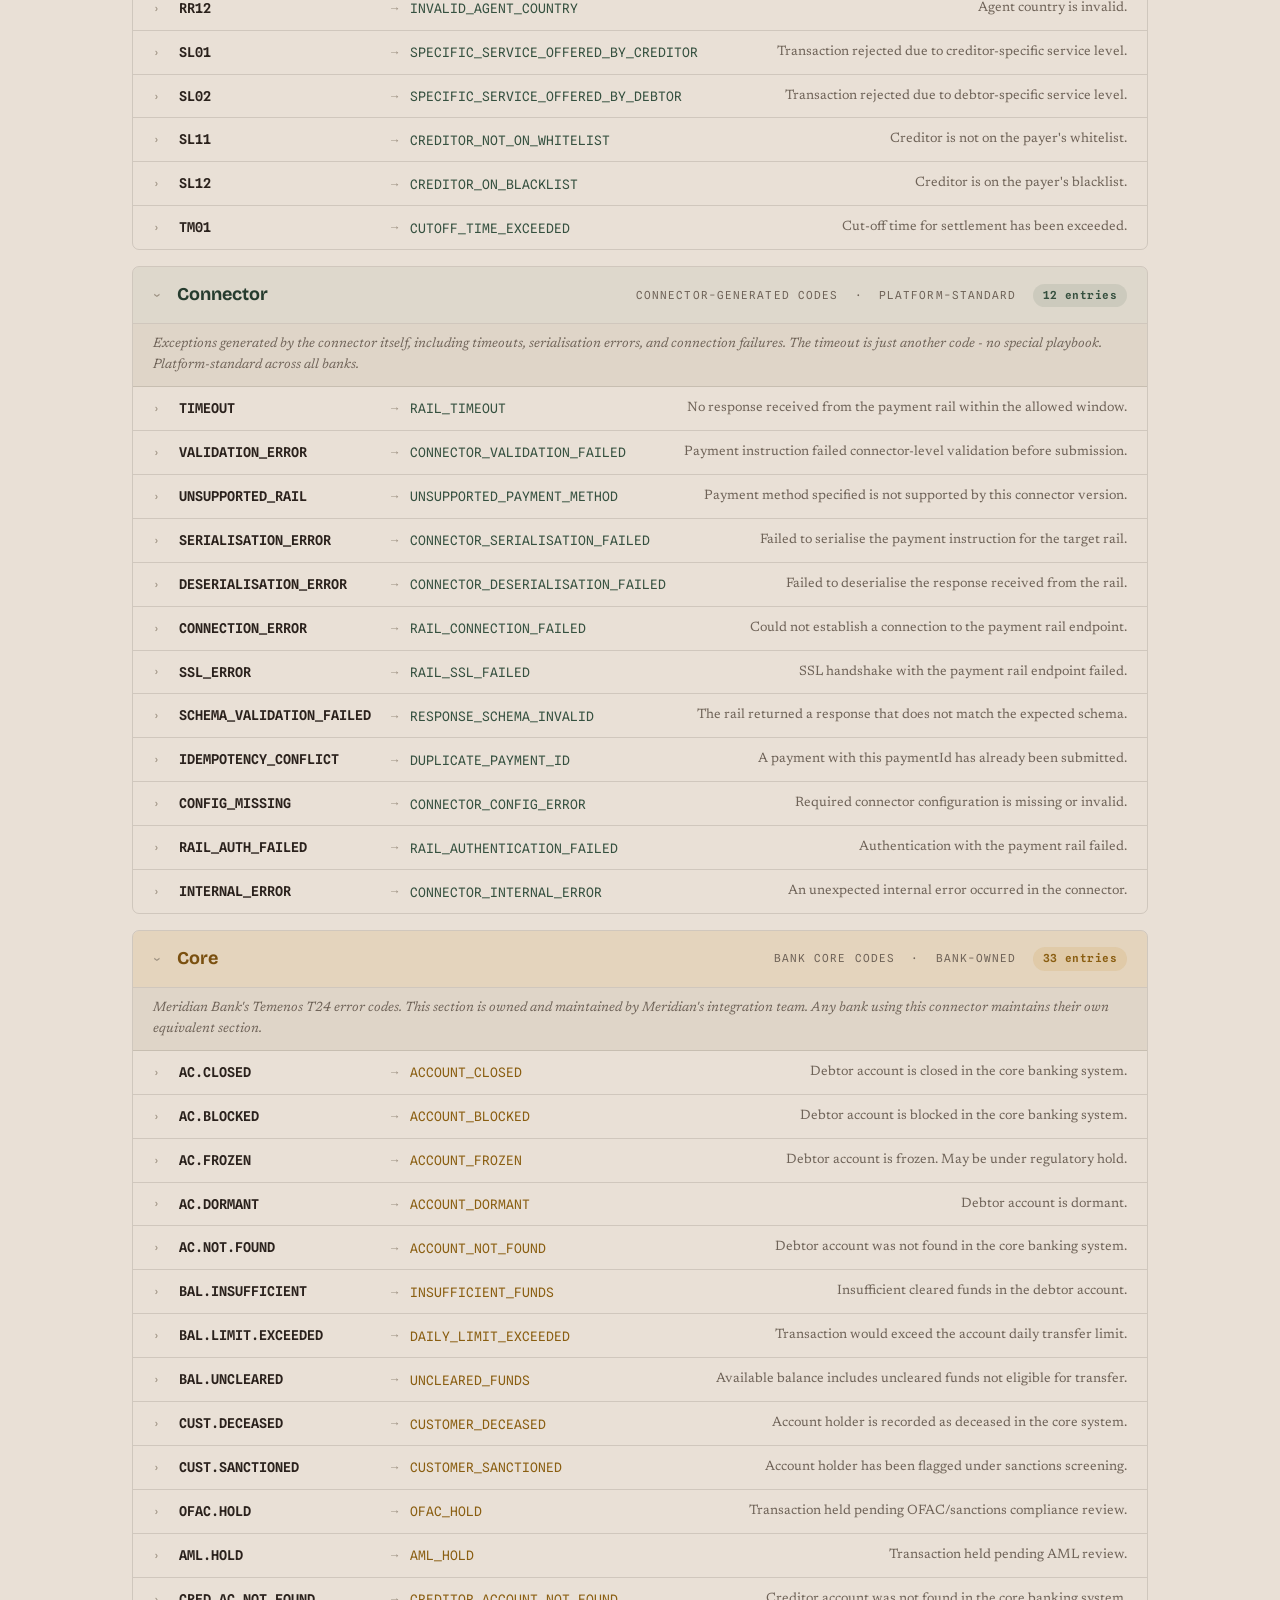
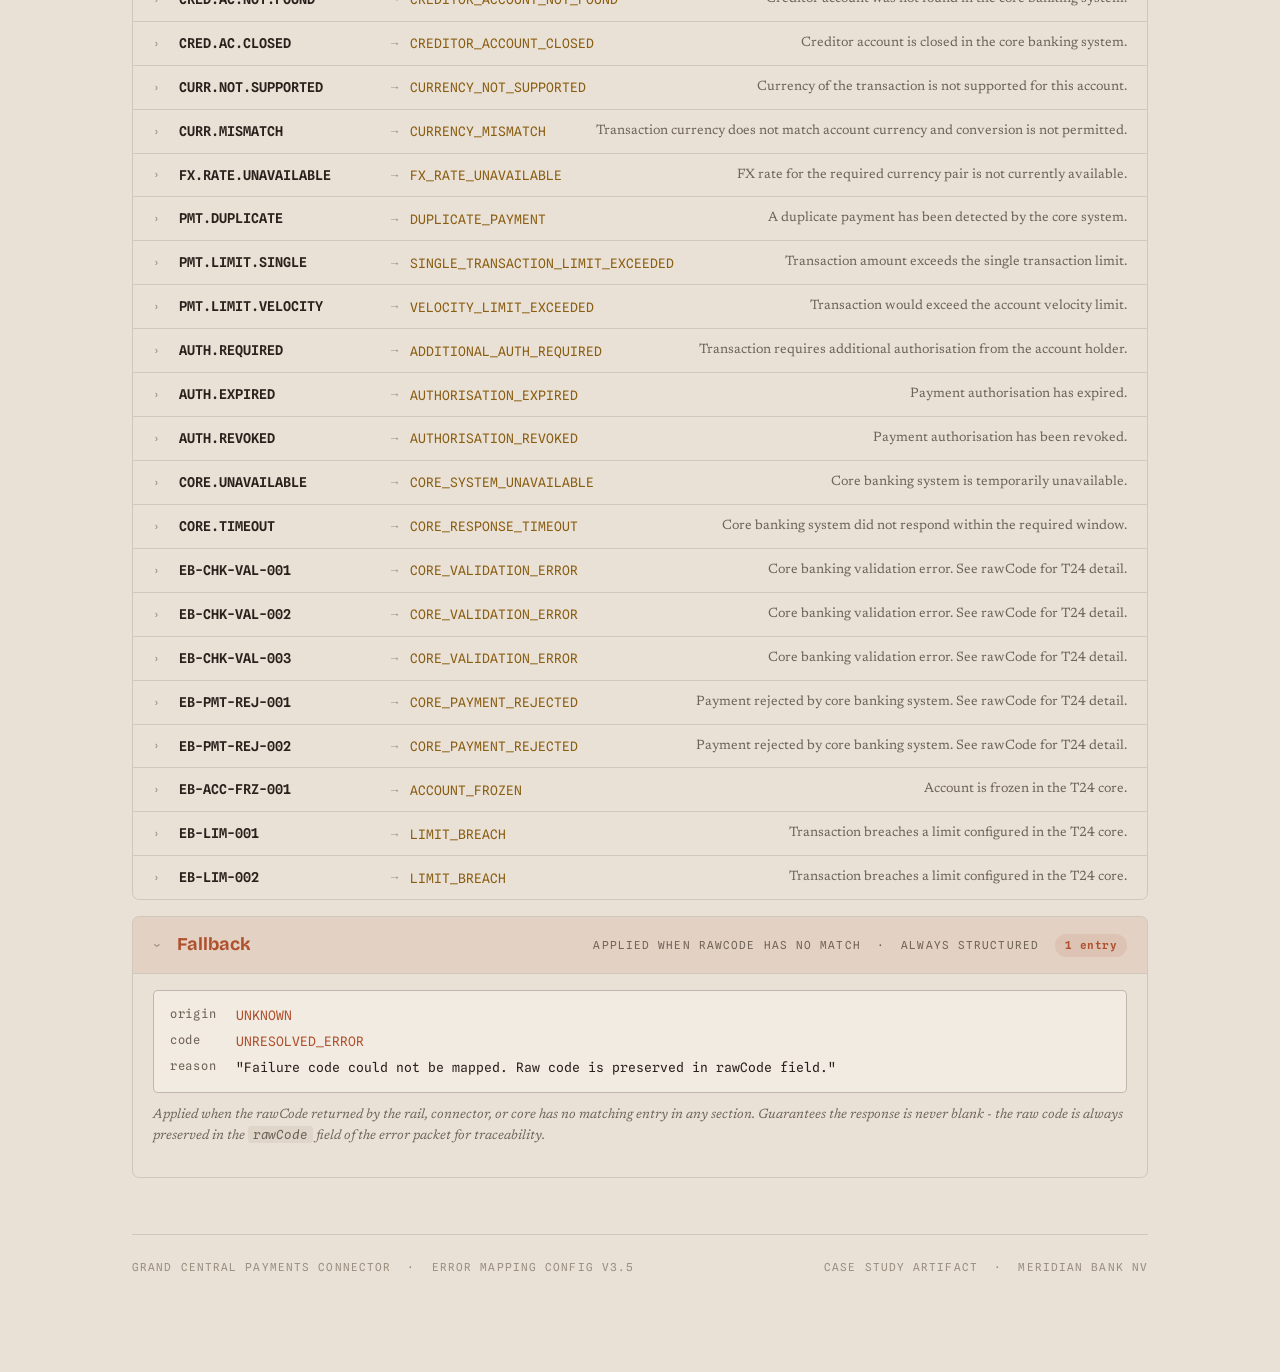
<file: resources/config-viewer.html>
<!DOCTYPE html>
<html lang="en">
<head>
<meta charset="UTF-8">
<meta name="viewport" content="width=device-width, initial-scale=1.0">
<title>Grand Central · Error Mapping Config v3.5</title>
<link rel="preconnect" href="https://fonts.googleapis.com">
<link rel="preconnect" href="https://fonts.gstatic.com" crossorigin>
<link href="https://fonts.googleapis.com/css2?family=Bricolage+Grotesque:opsz,wght@12..96,600;12..96,700;12..96,800&family=Newsreader:ital,opsz,wght@0,6..72,400;1,6..72,400;1,6..72,500&family=Spline+Sans+Mono:wght@400;500;600&display=swap" rel="stylesheet">
<style>
/* ---- tokens ---- */
:root {
  --paper:    #E9E0D6;
  --paper-2:  #F2EBE2;
  --paper-3:  #DFD5C8;
  --paper-4:  #D6CABA;
  --ink:      #2A211C;
  --ink-soft: #6F6358;
  --ink-faint:#9A8E7F;
  --line:     rgba(42,33,28,0.13);
  --line-str: rgba(42,33,28,0.26);
  --pine:     #35503F;
  --pine-d:   #263C2E;
  --pine-s:   rgba(53,80,63,0.10);
  --pine-s2:  rgba(53,80,63,0.06);
  --saffron:  #C2871B;
  --saffron-s:rgba(194,135,27,0.13);
  --rust:     #B0512E;
  --rust-s:   rgba(176,81,46,0.11);
  --display:  "Bricolage Grotesque", sans-serif;
  --body:     "Newsreader", Georgia, serif;
  --mono:     "Spline Sans Mono", Consolas, monospace;
  --r:        5px;
  --r-lg:     7px;
}
*,*::before,*::after{box-sizing:border-box}
body{margin:0;background:var(--paper);color:var(--ink);font-family:var(--body);font-size:16px;line-height:1.55;-webkit-font-smoothing:antialiased}

/* ---- layout ---- */
.page{max-width:1080px;margin:0 auto;padding:48px 32px 96px}

/* ---- header ---- */
.hdr{border-bottom:1px solid var(--line-str);padding-bottom:28px;margin-bottom:36px}
.badge{display:inline-flex;align-items:center;gap:8px;font-family:var(--mono);font-size:11px;letter-spacing:0.16em;text-transform:uppercase;color:var(--pine);background:var(--pine-s);border:1px solid rgba(53,80,63,0.28);border-radius:999px;padding:4px 12px;margin-bottom:14px}
.hdr-title{font-family:var(--display);font-size:34px;font-weight:800;letter-spacing:-0.02em;margin:0 0 6px}
.hdr-sub{font-family:var(--mono);font-size:11.5px;letter-spacing:0.1em;text-transform:uppercase;color:var(--ink-soft);margin-bottom:16px}
.hdr-desc{font-size:15.5px;color:var(--ink-soft);max-width:72ch;line-height:1.6;margin-bottom:20px}
.philosophy{display:grid;grid-template-columns:repeat(3,1fr);gap:12px;margin-bottom:20px}
@media(max-width:640px){.philosophy{grid-template-columns:1fr}}
.phi{background:var(--paper-2);border:1px solid var(--line);border-radius:var(--r-lg);padding:14px 16px}
.phi-key{font-family:var(--mono);font-size:12px;color:var(--pine);font-weight:600;margin-bottom:4px}
.phi-val{font-size:14px;color:var(--ink-soft)}
.boundary{background:var(--paper-3);border-left:3px solid var(--line-str);border-radius:0 var(--r) var(--r) 0;padding:12px 16px;font-size:14px;color:var(--ink-soft);font-style:italic;margin-top:4px}
.boundary strong{color:var(--ink);font-style:normal}

/* ---- stats row ---- */
.stats{display:flex;gap:24px;flex-wrap:wrap;margin-bottom:32px}
.stat{display:flex;flex-direction:column;gap:2px}
.stat-n{font-family:var(--display);font-size:28px;font-weight:700;letter-spacing:-0.02em;line-height:1}
.stat-l{font-family:var(--mono);font-size:10px;letter-spacing:0.14em;text-transform:uppercase;color:var(--ink-soft)}
.stat-pine .stat-n{color:var(--pine)}
.stat-saffron .stat-n{color:var(--saffron)}
.stat-rust .stat-n{color:var(--rust)}

/* ---- search ---- */
.search-wrap{margin-bottom:24px;position:relative}
.search-input{width:100%;padding:12px 16px 12px 42px;font-family:var(--mono);font-size:14px;background:var(--paper-2);border:1px solid var(--line-str);border-radius:var(--r-lg);color:var(--ink);outline:none;transition:border-color 0.2s}
.search-input:focus{border-color:var(--pine)}
.search-input::placeholder{color:var(--ink-faint)}
.search-icon{position:absolute;left:14px;top:50%;transform:translateY(-50%);color:var(--ink-faint);pointer-events:none;font-size:16px}
.search-count{position:absolute;right:14px;top:50%;transform:translateY(-50%);font-family:var(--mono);font-size:11px;color:var(--ink-faint);letter-spacing:0.08em}

/* ---- sections ---- */
.section{margin-bottom:16px;border:1px solid var(--line);border-radius:var(--r-lg);overflow:hidden}
.section-head{display:flex;align-items:center;gap:16px;padding:14px 20px;cursor:pointer;user-select:none;transition:background 0.15s}
.section-head:hover{background:var(--paper-3)}
.section-head[aria-expanded="false"] .section-body-wrap{display:none}
.section-chevron{font-family:var(--mono);font-size:14px;color:var(--ink-faint);transition:transform 0.2s;flex-shrink:0}
.section-head[aria-expanded="true"] .section-chevron{transform:rotate(90deg)}
.section-name{font-family:var(--display);font-size:18px;font-weight:700;flex:1}
.section-meta{font-family:var(--mono);font-size:11px;letter-spacing:0.1em;text-transform:uppercase;color:var(--ink-soft)}
.section-pill{font-family:var(--mono);font-size:11px;font-weight:600;padding:3px 10px;border-radius:999px;letter-spacing:0.04em}

/* per-section colour accents */
.section--rail   .section-head{background:var(--pine-s2)}
.section--rail   .section-name{color:var(--pine-d)}
.section--rail   .section-pill{background:var(--pine-s);color:var(--pine)}
.section--connector .section-head{background:var(--pine-s2)}
.section--connector .section-name{color:var(--pine-d)}
.section--connector .section-pill{background:var(--pine-s);color:var(--pine)}
.section--core   .section-head{background:var(--saffron-s)}
.section--core   .section-name{color:#7a5010}
.section--core   .section-pill{background:var(--saffron-s);color:#8a5e11}
.section--fallback .section-head{background:var(--rust-s)}
.section--fallback .section-name{color:var(--rust)}
.section--fallback .section-pill{background:var(--rust-s);color:var(--rust)}

.section-body-wrap{border-top:1px solid var(--line)}

/* ---- comment strip ---- */
.section-comment{padding:10px 20px;background:var(--paper-3);font-size:13.5px;color:var(--ink-soft);font-style:italic;border-bottom:1px solid var(--line)}

/* ---- entry rows ---- */
.entry{border-bottom:1px solid var(--line)}
.entry:last-child{border-bottom:none}
.entry-head{display:flex;align-items:center;gap:12px;padding:11px 20px;cursor:pointer;user-select:none;transition:background 0.12s}
.entry-head:hover{background:var(--paper-2)}
.entry-chev{font-family:var(--mono);font-size:11px;color:var(--ink-faint);transition:transform 0.18s;flex-shrink:0;width:14px}
.entry.is-open .entry-chev{transform:rotate(90deg)}
.entry-raw{font-family:var(--mono);font-size:13.5px;color:var(--ink);font-weight:600;min-width:200px}
.entry-arrow{font-family:var(--mono);font-size:12px;color:var(--ink-faint)}
.entry-code{font-family:var(--mono);font-size:13px}
.section--rail    .entry-code{color:var(--pine)}
.section--connector .entry-code{color:var(--pine)}
.section--core    .entry-code{color:#8a5e11}
.section--fallback .entry-code{color:var(--rust)}
.entry-reason{font-size:13.5px;color:var(--ink-soft);flex:1;text-align:right;padding-left:12px}
.entry-detail{display:none;padding:0 20px 16px 46px}
.entry.is-open .entry-detail{display:block}
.kv-grid{display:grid;grid-template-columns:auto 1fr;gap:6px 20px;font-size:13.5px;background:var(--paper-2);border:1px solid var(--line);border-radius:var(--r);padding:14px 16px}
.kv-k{font-family:var(--mono);font-size:12px;color:var(--ink-soft);letter-spacing:0.06em;padding-top:1px}
.kv-v{font-family:var(--mono);font-size:13px;color:var(--ink)}
.kv-v.origin-rail{color:var(--pine)}
.kv-v.origin-connector{color:var(--pine)}
.kv-v.origin-core{color:#8a5e11}
.kv-v.origin-unknown{color:var(--rust)}

/* ---- fallback single entry ---- */
.fallback-entry{padding:16px 20px}
.fallback-kv{display:grid;grid-template-columns:auto 1fr;gap:6px 20px;font-size:14px;background:var(--paper-2);border:1px solid var(--line-str);border-radius:var(--r);padding:14px 16px}
.fallback-k{font-family:var(--mono);font-size:12px;color:var(--ink-soft);letter-spacing:0.06em}
.fallback-v{font-family:var(--mono);font-size:13px}
.fallback-note{margin-top:12px;font-size:13.5px;color:var(--ink-soft);font-style:italic}

/* ---- no results ---- */
.no-results{padding:32px;text-align:center;font-family:var(--mono);font-size:13px;color:var(--ink-faint);letter-spacing:0.06em;display:none}

/* ---- footer ---- */
.footer{margin-top:56px;padding-top:24px;border-top:1px solid var(--line);display:flex;justify-content:space-between;font-family:var(--mono);font-size:11px;letter-spacing:0.1em;text-transform:uppercase;color:var(--ink-faint)}
a{color:var(--pine)}

/* hide entry when filtered out */
.entry.hidden{display:none}
.section.all-hidden .section-body-wrap .entry:not(.entry--fallback){/* handled in JS */}
</style>
</head>
<body>
<div class="page">

  <!-- Header -->
  <div class="hdr">
    <div class="badge">Grand Central · iPaaS</div>
    <h1 class="hdr-title">Error Mapping Config</h1>
    <div class="hdr-sub">Version 3.5 &nbsp;·&nbsp; Meridian Bank NV &nbsp;·&nbsp; gc_error_mapping_config_v3.json</div>
    <p class="hdr-desc">Maps a raw error code returned by the rail, connector, or core to a three-field canonical envelope. Every entry is deterministic - origin, code, and reason are derived from the config match, not from runtime state.</p>

    <div class="philosophy">
      <div class="phi"><div class="phi-key">origin</div><div class="phi-val">Where the failure came from. RAIL, CONNECTOR, CORE, or UNKNOWN.</div></div>
      <div class="phi"><div class="phi-key">code</div><div class="phi-val">Canonical code. Stable across all banks on the platform.</div></div>
      <div class="phi"><div class="phi-key">reason</div><div class="phi-val">Plain English description for the ops team.</div></div>
    </div>
    <div class="boundary"><strong>What this config does not contain:</strong> retry flags, SLA targets, ops escalation paths. Those are the bank's operational policy, not the connector's contract.</div>
  </div>

  <!-- Stats -->
  <div class="stats">
    <div class="stat stat-pine"><span class="stat-n" id="cnt-rail">98</span><span class="stat-l">Rail codes</span></div>
    <div class="stat stat-pine"><span class="stat-n" id="cnt-connector">12</span><span class="stat-l">Connector codes</span></div>
    <div class="stat stat-saffron"><span class="stat-n" id="cnt-core">33</span><span class="stat-l">Core codes</span></div>
    <div class="stat stat-rust"><span class="stat-n">1</span><span class="stat-l">Fallback</span></div>
    <div class="stat"><span class="stat-n" id="cnt-total">144</span><span class="stat-l">Total entries</span></div>
  </div>

  <!-- Search -->
  <div class="search-wrap">
    <span class="search-icon">⌕</span>
    <input class="search-input" type="search" id="search" placeholder="Search by raw code, canonical code, or reason..." autocomplete="off" spellcheck="false">
    <span class="search-count" id="search-count"></span>
  </div>

  <div id="no-results" class="no-results">No matching entries found.</div>

  <!-- Section: Rail -->
  <div class="section section--rail" id="sec-rail">
    <div class="section-head" role="button" tabindex="0" aria-expanded="true" aria-controls="body-rail">
      <span class="section-chevron">›</span>
      <span class="section-name">Rail</span>
      <span class="section-meta">SEPA scheme reason codes + SWIFT RJCT &nbsp;·&nbsp; Platform-standard</span>
      <span class="section-pill" id="pill-rail">98 entries</span>
    </div>
    <div class="section-body-wrap" id="body-rail">
      <div class="section-comment">SEPA pacs.002 reason codes and SWIFT rejection codes. Finite, regulated, and identical for every bank on the platform. Maintained by Backbase.</div>
      <div id="entries-rail"></div>
    </div>
  </div>

  <!-- Section: Connector -->
  <div class="section section--connector" id="sec-connector">
    <div class="section-head" role="button" tabindex="0" aria-expanded="true" aria-controls="body-connector">
      <span class="section-chevron">›</span>
      <span class="section-name">Connector</span>
      <span class="section-meta">Connector-generated codes &nbsp;·&nbsp; Platform-standard</span>
      <span class="section-pill" id="pill-connector">12 entries</span>
    </div>
    <div class="section-body-wrap" id="body-connector">
      <div class="section-comment">Exceptions generated by the connector itself, including timeouts, serialisation errors, and connection failures. The timeout is just another code - no special playbook. Platform-standard across all banks.</div>
      <div id="entries-connector"></div>
    </div>
  </div>

  <!-- Section: Core -->
  <div class="section section--core" id="sec-core">
    <div class="section-head" role="button" tabindex="0" aria-expanded="true" aria-controls="body-core">
      <span class="section-chevron">›</span>
      <span class="section-name">Core</span>
      <span class="section-meta">Bank core codes &nbsp;·&nbsp; Bank-owned</span>
      <span class="section-pill" id="pill-core">33 entries</span>
    </div>
    <div class="section-body-wrap" id="body-core">
      <div class="section-comment">Meridian Bank's Temenos T24 error codes. This section is owned and maintained by Meridian's integration team. Any bank using this connector maintains their own equivalent section.</div>
      <div id="entries-core"></div>
    </div>
  </div>

  <!-- Section: Fallback -->
  <div class="section section--fallback" id="sec-fallback">
    <div class="section-head" role="button" tabindex="0" aria-expanded="true" aria-controls="body-fallback">
      <span class="section-chevron">›</span>
      <span class="section-name">Fallback</span>
      <span class="section-meta">Applied when rawCode has no match &nbsp;·&nbsp; Always structured</span>
      <span class="section-pill">1 entry</span>
    </div>
    <div class="section-body-wrap" id="body-fallback">
      <div class="fallback-entry">
        <div class="fallback-kv">
          <span class="fallback-k">origin</span><span class="fallback-v" style="color:var(--rust)">UNKNOWN</span>
          <span class="fallback-k">code</span><span class="fallback-v" style="color:var(--rust)">UNRESOLVED_ERROR</span>
          <span class="fallback-k">reason</span><span class="fallback-v">"Failure code could not be mapped. Raw code is preserved in rawCode field."</span>
        </div>
        <p class="fallback-note">Applied when the rawCode returned by the rail, connector, or core has no matching entry in any section. Guarantees the response is never blank - the raw code is always preserved in the <code style="font-family:var(--mono);font-size:12.5px;background:var(--paper-3);padding:1px 5px;border-radius:3px">rawCode</code> field of the error packet for traceability.</p>
      </div>
    </div>
  </div>

  <div class="footer">
    <span>Grand Central Payments Connector &nbsp;·&nbsp; Error Mapping Config v3.5</span>
    <span>Case study artifact &nbsp;·&nbsp; Meridian Bank NV</span>
  </div>

</div>

<script>
// ---- Data ----
const CONFIG = {
  rail: {"AC01":{"origin":"RAIL","code":"INCORRECT_ACCOUNT_NUMBER","reason":"Incorrect account number format or check digit."},"AC02":{"origin":"RAIL","code":"INVALID_DEBTOR_ACCOUNT","reason":"Debtor account number is invalid."},"AC03":{"origin":"RAIL","code":"INVALID_CREDITOR_ACCOUNT","reason":"Creditor account number is invalid."},"AC04":{"origin":"RAIL","code":"CLOSED_ACCOUNT","reason":"Account is closed."},"AC05":{"origin":"RAIL","code":"CLOSED_DEBTOR_ACCOUNT","reason":"Debtor account is closed."},"AC06":{"origin":"RAIL","code":"BLOCKED_ACCOUNT","reason":"Account is blocked."},"AC07":{"origin":"RAIL","code":"CLOSED_CREDITOR_ACCOUNT","reason":"Creditor account is closed."},"AC08":{"origin":"RAIL","code":"INVALID_BRANCH_CODE","reason":"Branch code is not valid."},"AC09":{"origin":"RAIL","code":"INVALID_ACCOUNT_CURRENCY","reason":"Account currency is not valid for this transaction."},"AC10":{"origin":"RAIL","code":"INVALID_DEBIT_ACCOUNT","reason":"Debit account number is invalid."},"AC11":{"origin":"RAIL","code":"INVALID_TRANSACT_ACCOUNT","reason":"Transaction account is not valid for this transaction."},"AC12":{"origin":"RAIL","code":"INVALID_CREDITOR_ACCOUNT_TYPE","reason":"Creditor account type is missing or invalid."},"AC13":{"origin":"RAIL","code":"INVALID_DEBTOR_ACCOUNT_TYPE","reason":"Debtor account type is missing or invalid."},"AC14":{"origin":"RAIL","code":"INVALID_AGENT_ACCOUNT","reason":"Agent account is missing or invalid."},"AG01":{"origin":"RAIL","code":"TRANSACTION_FORBIDDEN","reason":"Transaction is forbidden for this type of account."},"AG02":{"origin":"RAIL","code":"INVALID_BANK_OPERATION_CODE","reason":"Bank operation code is invalid."},"AG03":{"origin":"RAIL","code":"TRANSACTION_NOT_SUPPORTED","reason":"Transaction type is not supported."},"AG04":{"origin":"RAIL","code":"INVALID_AGENT","reason":"Agent in message is not valid."},"AG05":{"origin":"RAIL","code":"FORBIDDEN_TRANSACTION","reason":"Transaction forbidden on this agent."},"AG06":{"origin":"RAIL","code":"AGENT_SUSPENDED","reason":"Agent is suspended."},"AM01":{"origin":"RAIL","code":"ZERO_AMOUNT","reason":"Instructed amount is zero."},"AM02":{"origin":"RAIL","code":"NOT_ALLOWED_AMOUNT","reason":"Amount is not allowed."},"AM03":{"origin":"RAIL","code":"NOT_ALLOWED_CURRENCY","reason":"Specified message amount currency is not allowed."},"AM04":{"origin":"RAIL","code":"INSUFFICIENT_FUNDS","reason":"Insufficient funds in the account to cover the transaction."},"AM05":{"origin":"RAIL","code":"DUPLICATE_AMOUNT","reason":"Duplicate transaction detected by amount."},"AM06":{"origin":"RAIL","code":"TOO_LOW_AMOUNT","reason":"Amount is below the minimum allowed."},"AM07":{"origin":"RAIL","code":"BLOCKED_AMOUNT","reason":"Amount has been blocked."},"AM09":{"origin":"RAIL","code":"WRONG_AMOUNT","reason":"Amount received is different from expected."},"AM10":{"origin":"RAIL","code":"INVALID_CONTROL_SUM","reason":"Sum of instructed amounts does not match control sum."},"AM11":{"origin":"RAIL","code":"INVALID_TRANSACTION_CURRENCY","reason":"Transaction currency is not valid."},"AM12":{"origin":"RAIL","code":"INVALID_AMOUNT","reason":"Amount is invalid for the transaction."},"AM14":{"origin":"RAIL","code":"AMOUNT_EXCEEDS_AGREED_LIMIT","reason":"Amount exceeds agreed limit for this account."},"BE01":{"origin":"RAIL","code":"INCONSISTENT_IDENTIFICATION","reason":"Identification of end customer not consistent with account number."},"BE04":{"origin":"RAIL","code":"MISSING_CREDITOR_ADDRESS","reason":"Creditor address is missing or incomplete."},"BE05":{"origin":"RAIL","code":"UNRECOGNISED_INITIATING_PARTY","reason":"Initiating party is not recognised."},"BE06":{"origin":"RAIL","code":"UNKNOWN_END_CUSTOMER","reason":"End customer is unknown."},"BE07":{"origin":"RAIL","code":"MISSING_DEBTOR_ADDRESS","reason":"Debtor address is missing or incomplete."},"BE08":{"origin":"RAIL","code":"INVALID_DEBTOR_DETAILS","reason":"Debtor details are invalid."},"BE09":{"origin":"RAIL","code":"INVALID_CURRENCY","reason":"Currency is not valid for the account."},"BE10":{"origin":"RAIL","code":"INVALID_DEBTOR_COUNTRY","reason":"Debtor country code is invalid."},"BE11":{"origin":"RAIL","code":"INVALID_CREDITOR_COUNTRY","reason":"Creditor country code is invalid."},"BE16":{"origin":"RAIL","code":"INVALID_DEBTOR_IDENTIFICATION","reason":"Debtor identification is invalid."},"BE17":{"origin":"RAIL","code":"INVALID_CREDITOR_IDENTIFICATION","reason":"Creditor identification is invalid."},"CH03":{"origin":"RAIL","code":"REQUESTED_EXECUTION_DATE_TOO_FAR","reason":"Requested execution date is too far in the future."},"CH16":{"origin":"RAIL","code":"ELEMENT_CONTENT_FORMALLY_INCORRECT","reason":"Element content is formally incorrect."},"CNOR":{"origin":"RAIL","code":"CREDITOR_BIC_NOT_FOUND","reason":"Creditor BIC is not registered in the EBA directory."},"DNOR":{"origin":"RAIL","code":"DEBTOR_BIC_NOT_FOUND","reason":"Debtor BIC is not registered in the EBA directory."},"DS01":{"origin":"RAIL","code":"ELEC_SIG_INCORRECT","reason":"Electronic signature is incorrect."},"DS02":{"origin":"RAIL","code":"ORDER_CANCELLED","reason":"Order has been cancelled by authorised customer."},"DS24":{"origin":"RAIL","code":"WAITING_TIME_EXPIRED","reason":"Waiting time for authorisation has expired."},"DS28":{"origin":"RAIL","code":"NOT_ALLOWED_BOOK_TRANSFER","reason":"Book transfer not allowed."},"DT01":{"origin":"RAIL","code":"INVALID_DATE","reason":"Invalid date, for example, settlement date in the past."},"DT02":{"origin":"RAIL","code":"INVALID_CREATION_DATE","reason":"Message creation date is invalid."},"DT03":{"origin":"RAIL","code":"INVALID_NON_PROCESSING_DATE","reason":"Requested processing date falls on a non-processing day."},"DT04":{"origin":"RAIL","code":"FUTURE_DATE_NOT_SUPPORTED","reason":"Future date is not supported for this transaction type."},"DT05":{"origin":"RAIL","code":"INVALID_CUTOFF_DATE","reason":"Instruction received after cut-off date."},"DT06":{"origin":"RAIL","code":"EXECUTION_DATE_CHANGED","reason":"Execution date has been changed to next available date."},"ED01":{"origin":"RAIL","code":"CORRESPONDING_BIC_INVALID","reason":"Correspondent BIC is invalid."},"ED03":{"origin":"RAIL","code":"BALANCE_INFO_MISSING","reason":"Balance information is missing."},"ED05":{"origin":"RAIL","code":"SETTLEMENT_FAILED","reason":"Settlement of the transaction has failed."},"FF01":{"origin":"RAIL","code":"INVALID_FILE_FORMAT","reason":"File format is incorrect."},"FF03":{"origin":"RAIL","code":"INVALID_PAYMENT_TYPE_INFO","reason":"Payment type information is incorrect or missing."},"FF04":{"origin":"RAIL","code":"INVALID_SERVICE_LEVEL_CODE","reason":"Service level code is invalid."},"FF05":{"origin":"RAIL","code":"INVALID_LOCAL_INSTRUMENT","reason":"Local instrument code is invalid."},"FF06":{"origin":"RAIL","code":"INVALID_CATEGORY_PURPOSE","reason":"Category purpose code is invalid."},"FF07":{"origin":"RAIL","code":"INVALID_PURPOSE","reason":"Purpose code is invalid."},"FOCR":{"origin":"RAIL","code":"FOLLOWING_CANCELLATION_REQUEST","reason":"Payment returned following a cancellation request."},"FR01":{"origin":"RAIL","code":"FRAUD_SUSPECTED","reason":"Fraud suspected - transaction blocked at rail."},"MD01":{"origin":"RAIL","code":"NO_MANDATE","reason":"No mandate found for the transaction."},"MD02":{"origin":"RAIL","code":"MISSING_MANDATORY_INFO_MANDATE","reason":"Mandatory information for mandate is missing."},"MD06":{"origin":"RAIL","code":"REFUND_REQUEST_BY_END_CUSTOMER","reason":"Return requested by end customer."},"MD07":{"origin":"RAIL","code":"END_CUSTOMER_DECEASED","reason":"End customer is deceased."},"MS02":{"origin":"RAIL","code":"REFUSAL_BY_CUSTOMER","reason":"Refusal by customer."},"MS03":{"origin":"RAIL","code":"REASON_NOT_SPECIFIED","reason":"Reason not specified."},"NARR":{"origin":"RAIL","code":"NARRATIVE_REASON","reason":"Reason is given in narrative form in the additional information."},"NOAS":{"origin":"RAIL","code":"NO_ANSWER_FROM_CUSTOMER","reason":"No response from end customer."},"RC01":{"origin":"RAIL","code":"BANK_IDENTIFIER_INCORRECT","reason":"Bank identifier code is incorrect."},"RC07":{"origin":"RAIL","code":"INVALID_CREDITOR_BIC","reason":"Creditor BIC is invalid."},"RC08":{"origin":"RAIL","code":"INVALID_CLEARING_SYSTEM_MEMBER_ID","reason":"Clearing system member ID is invalid."},"RC11":{"origin":"RAIL","code":"INVALID_INTERMEDIARY_AGENT","reason":"Intermediary agent is invalid."},"RJCT":{"origin":"RAIL","code":"SWIFT_REJECTED","reason":"Payment rejected by SWIFT or correspondent bank. See rawCode for scheme detail."},"RR01":{"origin":"RAIL","code":"MISSING_DEBTOR_ACCOUNT","reason":"Regulatory reason - debtor account is missing."},"RR02":{"origin":"RAIL","code":"MISSING_DEBTOR_NAME_ADDRESS","reason":"Regulatory reason - debtor name or address is missing."},"RR03":{"origin":"RAIL","code":"MISSING_CREDITOR_NAME_ADDRESS","reason":"Regulatory reason - creditor name or address is missing."},"RR04":{"origin":"RAIL","code":"REGULATORY_REASON","reason":"Transaction blocked for regulatory reasons."},"RR05":{"origin":"RAIL","code":"REGULATORY_INFO_INVALID","reason":"Regulatory information is invalid."},"RR06":{"origin":"RAIL","code":"UNCLEAR_PURPOSE_OF_PAYMENT","reason":"Purpose of payment is unclear."},"RR07":{"origin":"RAIL","code":"MISSING_REMITTANCE_INFO","reason":"Remittance information is missing."},"RR08":{"origin":"RAIL","code":"MISSING_UNSTRUCTURED_REMITTANCE","reason":"Unstructured remittance information is missing."},"RR09":{"origin":"RAIL","code":"MISSING_STRUCTURED_REMITTANCE","reason":"Structured remittance information is missing."},"RR10":{"origin":"RAIL","code":"MISSING_ORIGINATOR_INFO","reason":"Originator information is missing."},"RR11":{"origin":"RAIL","code":"MISSING_ULTIMATE_DEBTOR_INFO","reason":"Ultimate debtor information is missing."},"RR12":{"origin":"RAIL","code":"INVALID_AGENT_COUNTRY","reason":"Agent country is invalid."},"SL01":{"origin":"RAIL","code":"SPECIFIC_SERVICE_OFFERED_BY_CREDITOR","reason":"Transaction rejected due to creditor-specific service level."},"SL02":{"origin":"RAIL","code":"SPECIFIC_SERVICE_OFFERED_BY_DEBTOR","reason":"Transaction rejected due to debtor-specific service level."},"SL11":{"origin":"RAIL","code":"CREDITOR_NOT_ON_WHITELIST","reason":"Creditor is not on the payer's whitelist."},"SL12":{"origin":"RAIL","code":"CREDITOR_ON_BLACKLIST","reason":"Creditor is on the payer's blacklist."},"TM01":{"origin":"RAIL","code":"CUTOFF_TIME_EXCEEDED","reason":"Cut-off time for settlement has been exceeded."}},
  connector: {"TIMEOUT":{"origin":"CONNECTOR","code":"RAIL_TIMEOUT","reason":"No response received from the payment rail within the allowed window."},"VALIDATION_ERROR":{"origin":"CONNECTOR","code":"CONNECTOR_VALIDATION_FAILED","reason":"Payment instruction failed connector-level validation before submission."},"UNSUPPORTED_RAIL":{"origin":"CONNECTOR","code":"UNSUPPORTED_PAYMENT_METHOD","reason":"Payment method specified is not supported by this connector version."},"SERIALISATION_ERROR":{"origin":"CONNECTOR","code":"CONNECTOR_SERIALISATION_FAILED","reason":"Failed to serialise the payment instruction for the target rail."},"DESERIALISATION_ERROR":{"origin":"CONNECTOR","code":"CONNECTOR_DESERIALISATION_FAILED","reason":"Failed to deserialise the response received from the rail."},"CONNECTION_ERROR":{"origin":"CONNECTOR","code":"RAIL_CONNECTION_FAILED","reason":"Could not establish a connection to the payment rail endpoint."},"SSL_ERROR":{"origin":"CONNECTOR","code":"RAIL_SSL_FAILED","reason":"SSL handshake with the payment rail endpoint failed."},"SCHEMA_VALIDATION_FAILED":{"origin":"CONNECTOR","code":"RESPONSE_SCHEMA_INVALID","reason":"The rail returned a response that does not match the expected schema."},"IDEMPOTENCY_CONFLICT":{"origin":"CONNECTOR","code":"DUPLICATE_PAYMENT_ID","reason":"A payment with this paymentId has already been submitted."},"CONFIG_MISSING":{"origin":"CONNECTOR","code":"CONNECTOR_CONFIG_ERROR","reason":"Required connector configuration is missing or invalid."},"RAIL_AUTH_FAILED":{"origin":"CONNECTOR","code":"RAIL_AUTHENTICATION_FAILED","reason":"Authentication with the payment rail failed."},"INTERNAL_ERROR":{"origin":"CONNECTOR","code":"CONNECTOR_INTERNAL_ERROR","reason":"An unexpected internal error occurred in the connector."}},
  core: {"AC.CLOSED":{"origin":"CORE","code":"ACCOUNT_CLOSED","reason":"Debtor account is closed in the core banking system."},"AC.BLOCKED":{"origin":"CORE","code":"ACCOUNT_BLOCKED","reason":"Debtor account is blocked in the core banking system."},"AC.FROZEN":{"origin":"CORE","code":"ACCOUNT_FROZEN","reason":"Debtor account is frozen. May be under regulatory hold."},"AC.DORMANT":{"origin":"CORE","code":"ACCOUNT_DORMANT","reason":"Debtor account is dormant."},"AC.NOT.FOUND":{"origin":"CORE","code":"ACCOUNT_NOT_FOUND","reason":"Debtor account was not found in the core banking system."},"BAL.INSUFFICIENT":{"origin":"CORE","code":"INSUFFICIENT_FUNDS","reason":"Insufficient cleared funds in the debtor account."},"BAL.LIMIT.EXCEEDED":{"origin":"CORE","code":"DAILY_LIMIT_EXCEEDED","reason":"Transaction would exceed the account daily transfer limit."},"BAL.UNCLEARED":{"origin":"CORE","code":"UNCLEARED_FUNDS","reason":"Available balance includes uncleared funds not eligible for transfer."},"CUST.DECEASED":{"origin":"CORE","code":"CUSTOMER_DECEASED","reason":"Account holder is recorded as deceased in the core system."},"CUST.SANCTIONED":{"origin":"CORE","code":"CUSTOMER_SANCTIONED","reason":"Account holder has been flagged under sanctions screening."},"OFAC.HOLD":{"origin":"CORE","code":"OFAC_HOLD","reason":"Transaction held pending OFAC/sanctions compliance review."},"AML.HOLD":{"origin":"CORE","code":"AML_HOLD","reason":"Transaction held pending AML review."},"CRED.AC.NOT.FOUND":{"origin":"CORE","code":"CREDITOR_ACCOUNT_NOT_FOUND","reason":"Creditor account was not found in the core banking system."},"CRED.AC.CLOSED":{"origin":"CORE","code":"CREDITOR_ACCOUNT_CLOSED","reason":"Creditor account is closed in the core banking system."},"CURR.NOT.SUPPORTED":{"origin":"CORE","code":"CURRENCY_NOT_SUPPORTED","reason":"Currency of the transaction is not supported for this account."},"CURR.MISMATCH":{"origin":"CORE","code":"CURRENCY_MISMATCH","reason":"Transaction currency does not match account currency and conversion is not permitted."},"FX.RATE.UNAVAILABLE":{"origin":"CORE","code":"FX_RATE_UNAVAILABLE","reason":"FX rate for the required currency pair is not currently available."},"PMT.DUPLICATE":{"origin":"CORE","code":"DUPLICATE_PAYMENT","reason":"A duplicate payment has been detected by the core system."},"PMT.LIMIT.SINGLE":{"origin":"CORE","code":"SINGLE_TRANSACTION_LIMIT_EXCEEDED","reason":"Transaction amount exceeds the single transaction limit."},"PMT.LIMIT.VELOCITY":{"origin":"CORE","code":"VELOCITY_LIMIT_EXCEEDED","reason":"Transaction would exceed the account velocity limit."},"AUTH.REQUIRED":{"origin":"CORE","code":"ADDITIONAL_AUTH_REQUIRED","reason":"Transaction requires additional authorisation from the account holder."},"AUTH.EXPIRED":{"origin":"CORE","code":"AUTHORISATION_EXPIRED","reason":"Payment authorisation has expired."},"AUTH.REVOKED":{"origin":"CORE","code":"AUTHORISATION_REVOKED","reason":"Payment authorisation has been revoked."},"CORE.UNAVAILABLE":{"origin":"CORE","code":"CORE_SYSTEM_UNAVAILABLE","reason":"Core banking system is temporarily unavailable."},"CORE.TIMEOUT":{"origin":"CORE","code":"CORE_RESPONSE_TIMEOUT","reason":"Core banking system did not respond within the required window."},"EB-CHK-VAL-001":{"origin":"CORE","code":"CORE_VALIDATION_ERROR","reason":"Core banking validation error. See rawCode for T24 detail."},"EB-CHK-VAL-002":{"origin":"CORE","code":"CORE_VALIDATION_ERROR","reason":"Core banking validation error. See rawCode for T24 detail."},"EB-CHK-VAL-003":{"origin":"CORE","code":"CORE_VALIDATION_ERROR","reason":"Core banking validation error. See rawCode for T24 detail."},"EB-PMT-REJ-001":{"origin":"CORE","code":"CORE_PAYMENT_REJECTED","reason":"Payment rejected by core banking system. See rawCode for T24 detail."},"EB-PMT-REJ-002":{"origin":"CORE","code":"CORE_PAYMENT_REJECTED","reason":"Payment rejected by core banking system. See rawCode for T24 detail."},"EB-ACC-FRZ-001":{"origin":"CORE","code":"ACCOUNT_FROZEN","reason":"Account is frozen in the T24 core."},"EB-LIM-001":{"origin":"CORE","code":"LIMIT_BREACH","reason":"Transaction breaches a limit configured in the T24 core."},"EB-LIM-002":{"origin":"CORE","code":"LIMIT_BREACH","reason":"Transaction breaches a limit configured in the T24 core."}}
};

// ---- Render entries ----
function originClass(o) { return 'origin-' + o.toLowerCase(); }

function renderSection(sectionKey, data) {
  const container = document.getElementById('entries-' + sectionKey);
  if (!container) return;
  const entries = Object.entries(data).filter(([k]) => !k.startsWith('_'));
  entries.forEach(([rawCode, entry]) => {
    const div = document.createElement('div');
    div.className = 'entry';
    div.dataset.raw = rawCode.toLowerCase();
    div.dataset.code = entry.code.toLowerCase();
    div.dataset.reason = entry.reason.toLowerCase();
    div.dataset.section = sectionKey;
    div.innerHTML = `
      <div class="entry-head" role="button" tabindex="0">
        <span class="entry-chev">›</span>
        <span class="entry-raw">${rawCode}</span>
        <span class="entry-arrow">→</span>
        <span class="entry-code">${entry.code}</span>
        <span class="entry-reason">${entry.reason}</span>
      </div>
      <div class="entry-detail">
        <div class="kv-grid">
          <span class="kv-k">rawCode</span><span class="kv-v">"${rawCode}"</span>
          <span class="kv-k">origin</span><span class="kv-v ${originClass(entry.origin)}">"${entry.origin}"</span>
          <span class="kv-k">code</span><span class="kv-v">"${entry.code}"</span>
          <span class="kv-k">reason</span><span class="kv-v">"${entry.reason}"</span>
        </div>
      </div>`;
    div.querySelector('.entry-head').addEventListener('click', () => {
      div.classList.toggle('is-open');
    });
    div.querySelector('.entry-head').addEventListener('keydown', e => {
      if (e.key === 'Enter' || e.key === ' ') { e.preventDefault(); div.classList.toggle('is-open'); }
    });
    container.appendChild(div);
  });
}

renderSection('rail', CONFIG.rail);
renderSection('connector', CONFIG.connector);
renderSection('core', CONFIG.core);

// ---- Section toggle ----
document.querySelectorAll('.section-head').forEach(head => {
  head.addEventListener('click', () => {
    const expanded = head.getAttribute('aria-expanded') === 'true';
    head.setAttribute('aria-expanded', String(!expanded));
    const body = document.getElementById(head.getAttribute('aria-controls'));
    if (body) body.style.display = expanded ? 'none' : '';
  });
  head.addEventListener('keydown', e => {
    if (e.key === 'Enter' || e.key === ' ') { e.preventDefault(); head.click(); }
  });
});

// ---- Search ----
const searchInput = document.getElementById('search');
const searchCount = document.getElementById('search-count');
const noResults = document.getElementById('no-results');

function doSearch(q) {
  q = q.trim().toLowerCase();
  const allEntries = document.querySelectorAll('.entry');
  let visible = 0;

  allEntries.forEach(entry => {
    if (!q) {
      entry.classList.remove('hidden');
      visible++;
      return;
    }
    const match = entry.dataset.raw.includes(q) ||
                  entry.dataset.code.includes(q) ||
                  entry.dataset.reason.includes(q);
    entry.classList.toggle('hidden', !match);
    if (match) visible++;
  });

  // expand sections that have visible results when searching
  if (q) {
    ['rail','connector','core'].forEach(sec => {
      const body = document.getElementById('body-' + sec);
      const head = document.querySelector('#sec-' + sec + ' .section-head');
      const hasVisible = document.querySelectorAll(`#entries-${sec} .entry:not(.hidden)`).length > 0;
      if (body && head) {
        body.style.display = hasVisible ? '' : 'none';
        head.setAttribute('aria-expanded', String(hasVisible));
      }
    });
  }

  searchCount.textContent = q ? visible + ' match' + (visible === 1 ? '' : 'es') : '';
  noResults.style.display = (q && visible === 0) ? 'block' : 'none';
}

searchInput.addEventListener('input', e => doSearch(e.target.value));

// update counts from data
document.getElementById('cnt-rail').textContent = Object.keys(CONFIG.rail).filter(k => !k.startsWith('_')).length;
document.getElementById('cnt-connector').textContent = Object.keys(CONFIG.connector).filter(k => !k.startsWith('_')).length;
document.getElementById('cnt-core').textContent = Object.keys(CONFIG.core).filter(k => !k.startsWith('_')).length;
const total = ['rail','connector','core'].reduce((s,k) => s + Object.keys(CONFIG[k]).filter(x => !x.startsWith('_')).length, 0) + 1;
document.getElementById('cnt-total').textContent = total;
</script>
</body>
</html>
</file>
<file: assets/css/styles.css>
/* =========================================================
   Meridian / Grand Central — Case Study Presentation
   Design system: warm Italian earth, editorial, diagram-forward
   ========================================================= */

/* ---------- Tokens ---------- */
:root {
  /* paper / ground */
  --paper:    #E9E0D6;   /* warm plaster base */
  --paper-2:  #F2EBE2;   /* raised surface */
  --paper-3:  #DFD5C8;   /* recessed inset */
  --paper-4:  #D6CABA;   /* deeper inset / muted panels */

  /* ink */
  --ink:      #2A211C;   /* warm espresso near-black */
  --ink-soft: #6F6358;   /* warm taupe secondary */
  --ink-faint:#9A8E7F;   /* faint captions */

  /* lines */
  --line:       rgba(42, 33, 28, 0.14);
  --line-strong:rgba(42, 33, 28, 0.28);

  /* accents */
  --pine:      #35503F;  /* hero */
  --pine-deep: #263C2E;
  --pine-soft: rgba(53, 80, 63, 0.10);
  --saffron:   #C2871B;  /* highlight / data */
  --saffron-soft: rgba(194, 135, 27, 0.14);
  --rust:      #B0512E;  /* failure semantics only */
  --rust-soft: rgba(176, 81, 46, 0.12);
  --rust-line: rgba(176, 81, 46, 0.35);

  /* type */
  --display: "Bricolage Grotesque", "Trebuchet MS", sans-serif;
  --body:    "Newsreader", Georgia, "Times New Roman", serif;
  --mono:    "Spline Sans Mono", "SFMono-Regular", Consolas, monospace;

  /* metrics */
  --radius:   5px;
  --radius-lg:6px;
  --maxw:     1180px;
  --gutter:   clamp(28px, 5vw, 84px);

  /* motion */
  --ease: cubic-bezier(0.22, 0.61, 0.30, 1);
  --slide-dur: 620ms;
}

/* ---------- Reset ---------- */
*, *::before, *::after { box-sizing: border-box; }
html, body { margin: 0; padding: 0; height: 100%; }
body {
  background: var(--paper);
  color: var(--ink);
  font-family: var(--body);
  font-size: 18px;
  line-height: 1.5;
  -webkit-font-smoothing: antialiased;
  text-rendering: optimizeLegibility;
  overflow: hidden; /* deck controls scrolling */
}
img { max-width: 100%; display: block; }
button { font: inherit; color: inherit; cursor: pointer; background: none; border: none; }
::selection { background: var(--saffron-soft); }

/* paper grain — extremely subtle warmth */
body::before {
  content: "";
  position: fixed; inset: 0;
  pointer-events: none;
  z-index: 0;
  opacity: 0.5;
  background-image: url("data:image/svg+xml,%3Csvg xmlns='http://www.w3.org/2000/svg' width='160' height='160'%3E%3Cfilter id='n'%3E%3CfeTurbulence type='fractalNoise' baseFrequency='0.85' numOctaves='2' stitchTiles='stitch'/%3E%3CfeColorMatrix type='matrix' values='0 0 0 0 0.16  0 0 0 0 0.13  0 0 0 0 0.11  0 0 0 0.025 0'/%3E%3C/filter%3E%3Crect width='100%25' height='100%25' filter='url(%23n)'/%3E%3C/svg%3E");
}

/* =========================================================
   Deck + slide mechanics
   ========================================================= */
.deck {
  position: fixed;
  inset: 0;
  z-index: 1;
}

.slide {
  position: absolute;
  inset: 0;
  display: grid;
  grid-template-columns: 1fr;
  align-content: center; /* fallback for older Safari */
  align-content: safe center;
  padding: clamp(60px, 8vh, 96px) var(--gutter) clamp(100px, 13vh, 132px);
  opacity: 0;
  visibility: hidden;
  transform: translateX(40px);
  transition: opacity var(--slide-dur) var(--ease),
              transform var(--slide-dur) var(--ease),
              visibility 0s linear var(--slide-dur);
  overflow-y: auto;
  overflow-x: hidden;
}
.slide.is-active {
  opacity: 1;
  visibility: visible;
  transform: translateX(0);
  transition: opacity var(--slide-dur) var(--ease),
              transform var(--slide-dur) var(--ease),
              visibility 0s linear 0s;
  z-index: 2;
}
.slide.is-prev {
  transform: translateX(-40px);
}

/* inner column with editorial max width + asymmetric option */
.wrap {
  width: 100%;
  max-width: var(--maxw);
  margin: 0 auto;
}
.wrap--wide { max-width: 1320px; }
.wrap--narrow { max-width: 880px; }

/* asymmetric editorial split: content left, margin right */
.spread {
  display: grid;
  grid-template-columns: minmax(0, 1fr) 220px;
  gap: clamp(24px, 4vw, 64px);
  align-items: start;
}
.spread__main { min-width: 0; }
.spread__margin {
  border-left: 1px solid var(--line);
  padding-left: 20px;
  padding-top: 6px;
}
@media (max-width: 900px) {
  .spread { grid-template-columns: 1fr; }
  .spread__margin { border-left: none; border-top: 1px solid var(--line); padding-left: 0; padding-top: 16px; }
}

/* =========================================================
   Typography components
   ========================================================= */
.eyebrow {
  font-family: var(--mono);
  font-size: 12px;
  letter-spacing: 0.22em;
  text-transform: uppercase;
  color: var(--pine);
  margin: 0 0 18px;
  display: flex;
  align-items: center;
  gap: 12px;
}
.eyebrow::before {
  content: "";
  width: 26px; height: 1px;
  background: var(--pine);
  display: inline-block;
}
.eyebrow--rust { color: var(--rust); }
.eyebrow--rust::before { background: var(--rust); }

.display {
  font-family: var(--display);
  font-weight: 700;
  line-height: 1.02;
  letter-spacing: -0.02em;
  margin: 0 0 0.5em;
  color: var(--ink);
}
.display--xl { font-size: clamp(44px, 7.5vw, 104px); }
.display--l  { font-size: clamp(34px, 5vw, 62px); }
.display--m  { font-size: clamp(26px, 3.6vw, 42px); }
.display--s  { font-size: clamp(21px, 2.6vw, 30px); }

.lede {
  font-size: clamp(19px, 2vw, 24px);
  line-height: 1.5;
  color: var(--ink);
  max-width: 40ch;
  margin: 0 0 1em;
}
.lede--full { max-width: 60ch; }

.prose {
  font-size: 18px;
  line-height: 1.6;
  color: var(--ink);
  max-width: 62ch;
}
.prose p { margin: 0 0 0.9em; }
.prose strong { font-weight: 600; }

.muted { color: var(--ink-soft); }
.italic { font-style: italic; }

.marg {
  font-family: var(--body);
  font-style: italic;
  font-size: 15px;
  line-height: 1.5;
  color: var(--ink-soft);
}
.marg + .marg { margin-top: 16px; }
.marg__label {
  display: block;
  font-family: var(--mono);
  font-style: normal;
  font-size: 10.5px;
  letter-spacing: 0.18em;
  text-transform: uppercase;
  color: var(--ink-faint);
  margin-bottom: 6px;
}

.figtag {
  font-family: var(--mono);
  font-size: 11px;
  letter-spacing: 0.16em;
  text-transform: uppercase;
  color: var(--ink-faint);
}

/* highlight inline */
.hi-pine   { color: var(--pine); font-weight: 600; }
.hi-saffron{ color: var(--saffron); font-weight: 600; }
.hi-rust   { color: var(--rust); font-weight: 600; }
mark {
  background: var(--saffron-soft);
  color: var(--ink);
  padding: 0.05em 0.25em;
  border-radius: 3px;
}
mark.rust { background: var(--rust-soft); }

/* =========================================================
   Surfaces & structure
   ========================================================= */
.panel {
  background: var(--paper-2);
  border: 1px solid var(--line);
  border-radius: var(--radius-lg);
  padding: clamp(18px, 2.4vw, 30px);
}
.panel--inset {
  background: var(--paper-3);
  box-shadow: inset 0 1px 0 rgba(255,255,255,0.4),
              inset 0 0 0 1px rgba(42,33,28,0.03);
  border: none;
}
.panel--pine {
  background: var(--pine);
  color: #F2EBE2;
  border: none;
}
.panel--pine .panel__k, .panel--pine .muted { color: rgba(242,235,226,0.7); }

.hr {
  border: none;
  border-top: 1px solid var(--line);
  margin: clamp(20px, 3vh, 32px) 0;
}
.hr--strong { border-top-color: var(--line-strong); }

/* key-value rows */
.kv { display: grid; gap: 14px; }
.kv__row {
  display: grid;
  grid-template-columns: 168px 1fr;
  gap: 18px;
  padding-bottom: 14px;
  border-bottom: 1px solid var(--line);
  align-items: baseline;
}
.kv__row:last-child { border-bottom: none; padding-bottom: 0; }
.kv__k {
  font-family: var(--mono);
  font-size: 11.5px;
  letter-spacing: 0.14em;
  text-transform: uppercase;
  color: var(--ink-soft);
}
.kv__v { font-size: 17px; }
.kv__v strong { font-weight: 600; }
@media (max-width: 560px) {
  .kv__row { grid-template-columns: 1fr; gap: 4px; }
}

/* tags / pills */
.tag {
  display: inline-flex;
  align-items: center;
  gap: 7px;
  font-family: var(--mono);
  font-size: 11px;
  letter-spacing: 0.1em;
  text-transform: uppercase;
  padding: 5px 11px;
  border-radius: 999px;
  border: 1px solid var(--line-strong);
  color: var(--ink-soft);
}
.tag--pine { color: var(--pine); border-color: rgba(53,80,63,0.4); background: var(--pine-soft); }
.tag--saffron { color: #8a5e11; border-color: rgba(194,135,27,0.45); background: var(--saffron-soft); }
.tag--rust { color: var(--rust); border-color: var(--rust-line); background: var(--rust-soft); }
.tag__dot { width: 7px; height: 7px; border-radius: 50%; background: currentColor; }

/* stat numerals */
.stat { display: flex; flex-direction: column; gap: 4px; }
.stat__n {
  font-family: var(--display);
  font-weight: 700;
  font-size: clamp(38px, 5vw, 64px);
  line-height: 1;
  letter-spacing: -0.02em;
}
.stat__l {
  font-family: var(--mono);
  font-size: 11px;
  letter-spacing: 0.14em;
  text-transform: uppercase;
  color: var(--ink-soft);
}
.stat--rust .stat__n { color: var(--rust); }
.stat--pine .stat__n { color: var(--pine); }
.stat--saffron .stat__n { color: var(--saffron); }

.statrow {
  display: grid;
  grid-auto-flow: column;
  gap: clamp(20px, 4vw, 56px);
  justify-content: start;
}
@media (max-width: 700px) {
  .statrow { grid-auto-flow: row; grid-template-columns: repeat(2, auto); gap: 24px; }
}

/* generic grid helpers */
.cols-2 { display: grid; grid-template-columns: 1fr 1fr; gap: clamp(18px, 3vw, 40px); }
.cols-3 { display: grid; grid-template-columns: repeat(3, 1fr); gap: clamp(16px, 2.4vw, 28px); }
.cols-4 { display: grid; grid-template-columns: repeat(4, 1fr); gap: 16px; }
@media (max-width: 860px) {
  .cols-2, .cols-3, .cols-4 { grid-template-columns: 1fr; }
}

.stack-sm > * + * { margin-top: 12px; }
.stack-md > * + * { margin-top: 20px; }
.stack-lg > * + * { margin-top: 32px; }

/* =========================================================
   Data tables (pivots, matrices)
   ========================================================= */
.tbl {
  width: 100%;
  border-collapse: collapse;
  font-size: 15px;
}
.tbl th, .tbl td {
  text-align: left;
  padding: 12px 14px;
  border-bottom: 1px solid var(--line);
}
.tbl thead th {
  font-family: var(--mono);
  font-size: 10.5px;
  letter-spacing: 0.14em;
  text-transform: uppercase;
  color: var(--ink-soft);
  font-weight: 500;
  border-bottom: 1px solid var(--line-strong);
}
.tbl tbody tr:last-child td { border-bottom: none; }
.tbl td.num, .tbl th.num { text-align: center; font-family: var(--mono); font-variant-numeric: tabular-nums; }
.tbl .rowhead {
  font-family: var(--mono);
  font-size: 12px;
  letter-spacing: 0.04em;
  text-transform: uppercase;
  color: var(--ink);
}

/* pivot cell shading by intensity */
.cell { font-family: var(--mono); text-align: center; font-variant-numeric: tabular-nums; }
.cell--0 { color: var(--ink-faint); }
.cell--good { background: var(--pine-soft); color: var(--pine-deep); font-weight: 600; }
.cell--warn { background: var(--saffron-soft); color: #8a5e11; font-weight: 600; }
.cell--bad  { background: var(--rust-soft); color: var(--rust); font-weight: 600; }
/* the reveal wash target (animated in pass 2) */
.cell--cluster { position: relative; }

/* =========================================================
   Code / log cards
   ========================================================= */
.code {
  background: var(--paper-3);
  border: 1px solid var(--line);
  border-radius: var(--radius-lg);
  overflow: hidden;
  font-family: var(--mono);
}
.code__bar {
  display: flex;
  align-items: center;
  justify-content: space-between;
  padding: 9px 16px;
  border-bottom: 1px solid var(--line);
  background: var(--paper-4);
}
.code__title {
  font-size: 10.5px;
  letter-spacing: 0.16em;
  text-transform: uppercase;
  color: var(--ink-soft);
}
.code__dot { width: 9px; height: 9px; border-radius: 50%; background: var(--pine); opacity: 0.5; }
.code__body {
  margin: 0;
  padding: 18px 20px;
  font-size: 13.5px;
  line-height: 1.7;
  overflow-x: auto;
  white-space: pre;
  color: var(--ink);
}
/* token colors (warm, printed look) */
.t-key { color: var(--pine); }
.t-str { color: #8a5e11; }
.t-num { color: var(--rust); }
.t-com { color: var(--ink-faint); font-style: italic; }
.t-punc{ color: var(--ink-soft); }
.code__line { display: block; }
.code__line--flag {
  background: var(--rust-soft);
  margin: 0 -20px;
  padding: 0 20px;
  border-left: 2px solid var(--rust);
}
.code__ln { color: var(--ink-faint); display: inline-block; width: 2.2em; user-select: none; }

/* =========================================================
   Email cards
   ========================================================= */
.mail {
  background: var(--paper-2);
  border: 1px solid var(--line);
  border-radius: var(--radius-lg);
  padding: 20px 22px;
  position: relative;
}
.mail + .mail { margin-top: 14px; }
.mail--alert { border-color: var(--rust-line); }
.mail--cta { border-left: 3px solid var(--pine); }
.mail__head {
  display: flex;
  justify-content: space-between;
  align-items: baseline;
  gap: 16px;
  margin-bottom: 10px;
  flex-wrap: wrap;
}
.mail__from { font-weight: 600; font-size: 16px; }
.mail__meta { font-family: var(--mono); font-size: 11px; color: var(--ink-soft); letter-spacing: 0.04em; }
.mail__subj {
  font-family: var(--mono);
  font-size: 12px;
  letter-spacing: 0.04em;
  color: var(--pine);
  margin-bottom: 10px;
}
.mail__body { font-size: 15.5px; line-height: 1.55; color: var(--ink); }
.mail__body p { margin: 0 0 0.6em; }
.mail__body p:last-child { margin-bottom: 0; }

/* =========================================================
   Architecture / flow diagram (SVG-friendly wrappers)
   ========================================================= */
.diagram { width: 100%; }
.node {
  fill: var(--paper-2);
  stroke: var(--line-strong);
  stroke-width: 1;
}
.node--pine { fill: var(--pine); stroke: var(--pine-deep); }
.node-label { font-family: var(--display); font-weight: 600; fill: var(--ink); }
.node-label--light { fill: #F2EBE2; }
.node-sub { font-family: var(--mono); fill: var(--ink-soft); letter-spacing: 0.08em; text-transform: uppercase; }
.flow-line { stroke: var(--line-strong); stroke-width: 1.4; fill: none; }
.flow-line--rust { stroke: var(--rust); }

/* simple box diagram via HTML when SVG is overkill */
.boxflow { display: flex; align-items: stretch; gap: 0; flex-wrap: wrap; }
.boxflow__node {
  flex: 1 1 0;
  min-width: 150px;
  background: var(--paper-2);
  border: 1px solid var(--line-strong);
  border-radius: var(--radius);
  padding: 18px 16px;
  text-align: center;
}
.boxflow__node--pine { background: var(--pine); color: #F2EBE2; border-color: var(--pine-deep); }
.boxflow__arrow {
  display: flex; align-items: center; justify-content: center;
  padding: 0 10px; color: var(--ink-soft); font-family: var(--mono);
}
.boxflow__t { font-family: var(--display); font-weight: 600; font-size: 17px; }
.boxflow__s { font-family: var(--mono); font-size: 10.5px; letter-spacing: 0.1em; text-transform: uppercase; color: var(--ink-soft); margin-top: 4px; }
.boxflow__node--pine .boxflow__s { color: rgba(242,235,226,0.7); }

/* =========================================================
   Stakeholder map
   ========================================================= */
.stake { display: grid; gap: 14px; }
.stake__card {
  display: grid;
  grid-template-columns: 44px 1fr auto;
  gap: 16px;
  align-items: center;
  background: var(--paper-2);
  border: 1px solid var(--line);
  border-radius: var(--radius-lg);
  padding: 14px 18px;
  border-left: 3px solid var(--line-strong);
}
.stake__card--skeptic { border-left-color: var(--rust); }
.stake__card--neutral { border-left-color: var(--ink-soft); }
.stake__card--swing   { border-left-color: var(--saffron); }
.stake__card--ally    { border-left-color: var(--pine); }
.stake__badge {
  width: 44px; height: 44px; border-radius: 50%;
  display: grid; place-items: center;
  font-family: var(--display); font-weight: 700; font-size: 17px;
  background: var(--paper-4); color: var(--ink);
}
.stake__name { font-weight: 600; font-size: 16px; }
.stake__role { font-family: var(--mono); font-size: 11px; letter-spacing: 0.06em; color: var(--ink-soft); text-transform: uppercase; }
.stake__stance { font-style: italic; font-size: 14px; color: var(--ink-soft); text-align: right; max-width: 30ch; }

/* =========================================================
   Two-pane (before/after, pain.001 mapping, spec diff)
   ========================================================= */
.twopane { display: grid; grid-template-columns: 1fr 1fr; gap: clamp(16px, 2.5vw, 28px); align-items: stretch; }
.twopane--arrow { grid-template-columns: 1fr 40px 1fr; }
.twopane__arrow { display: grid; place-items: center; color: var(--ink-soft); font-family: var(--mono); }
@media (max-width: 820px) {
  .twopane, .twopane--arrow { grid-template-columns: 1fr; }
  .twopane__arrow { transform: rotate(90deg); padding: 6px 0; }
}
.pane {
  background: var(--paper-2);
  border: 1px solid var(--line);
  border-radius: var(--radius-lg);
  padding: 20px;
}
.pane--muted { background: var(--paper-3); }
.pane--muted .pane__title { color: var(--ink-soft); }
.pane--good { border-color: rgba(53,80,63,0.3); }
.pane__title {
  font-family: var(--mono);
  font-size: 10.5px;
  letter-spacing: 0.16em;
  text-transform: uppercase;
  color: var(--pine);
  margin-bottom: 14px;
  display: flex; justify-content: space-between;
}

/* spec-diff three column */
.diff3 { display: grid; grid-template-columns: repeat(3, 1fr); gap: 14px; }
@media (max-width: 820px) { .diff3 { grid-template-columns: 1fr; } }
.diff3__col { background: var(--paper-2); border: 1px solid var(--line); border-radius: var(--radius-lg); overflow: hidden; }
.diff3__head { padding: 12px 16px; border-bottom: 1px solid var(--line); background: var(--paper-4); }
.diff3__ver { font-family: var(--display); font-weight: 700; font-size: 18px; }
.diff3__meta { font-family: var(--mono); font-size: 10px; letter-spacing: 0.1em; text-transform: uppercase; color: var(--ink-soft); }
.diff3__body { padding: 14px 16px; font-family: var(--mono); font-size: 12.5px; line-height: 1.8; }
.diff3__field { color: var(--ink); }
.diff3__field--same { color: var(--ink-faint); }
.diff3__tag { font-size: 9.5px; letter-spacing: 0.1em; text-transform: uppercase; color: var(--rust); }

/* =========================================================
   Calendar strip
   ========================================================= */
.cal { display: grid; grid-template-columns: repeat(5, 1fr); gap: 8px; }
@media (max-width: 700px){ .cal { grid-template-columns: repeat(5, 1fr); gap: 4px; } }
.cal__wk { text-align: center; }
.cal__wklabel { font-family: var(--mono); font-size: 10px; letter-spacing: 0.12em; text-transform: uppercase; color: var(--ink-soft); margin-bottom: 8px; }
.cal__cell {
  border: 1px solid var(--line);
  border-radius: var(--radius);
  padding: 14px 8px;
  font-family: var(--mono);
  font-size: 12px;
  background: var(--paper-2);
}
.cal__cell--mark { border-color: var(--saffron); background: var(--saffron-soft); color: #8a5e11; }
.cal__cell--go { background: var(--pine); color: #F2EBE2; border-color: var(--pine-deep); }
.cal__cell--off { background: var(--paper-3); color: var(--ink-faint); }

/* =========================================================
   List (ticked / numbered process)
   ========================================================= */
.list { list-style: none; padding: 0; margin: 0; display: grid; gap: 14px; }
.list__item { display: grid; grid-template-columns: 30px 1fr; gap: 14px; align-items: start; }
.list__num {
  font-family: var(--mono); font-size: 12px; color: var(--pine);
  border: 1px solid rgba(53,80,63,0.35); border-radius: 50%;
  width: 26px; height: 26px; display: grid; place-items: center;
}
.list__t { font-size: 16px; line-height: 1.5; }
.list__t strong { font-weight: 600; }
.list--check .list__num { border: none; color: var(--pine); font-size: 16px; }

/* =========================================================
   Navigation chrome
   ========================================================= */
.navzone {
  position: fixed;
  top: 0; bottom: 0;
  width: 84px;
  z-index: 20;
  display: grid;
  place-items: center;
  border: none;
  opacity: 0;
  transition: opacity 240ms var(--ease);
}
.navzone:hover, .navzone:focus-visible { opacity: 1; }
.navzone--left { left: 0; }
.navzone--right { right: 0; }
.navzone__chev { width: 26px; height: 26px; stroke: var(--rust); stroke-width: 1.6; fill: none; }
.navzone:disabled { opacity: 0 !important; cursor: default; }

/* bottom rail — the signature */
.rail {
  position: fixed;
  left: 0; right: 0; bottom: 0;
  height: 92px;
  z-index: 15;
  display: flex;
  align-items: center;
  padding: 0 var(--gutter);
  pointer-events: none;
}
.rail__line {
  position: relative;
  flex: 1;
  height: 1px;
  background: var(--line-strong);
}
.rail__progress {
  position: absolute;
  left: 0; top: 0; height: 1px;
  background: var(--pine);
  transition: width var(--slide-dur) var(--ease);
}
.rail__nodes {
  position: absolute;
  inset: 0;
  display: flex;
  justify-content: space-between;
  align-items: center;
}
.rail__node {
  position: relative;
  pointer-events: auto;
  display: grid;
  place-items: center;
  width: 44px; height: 44px;
  transform: translateX(-50%);
}
.rail__node:first-child { transform: translateX(0); }
.rail__node:last-child { transform: translateX(-100%); }
.rail__dot {
  width: 9px; height: 9px; border-radius: 50%;
  background: var(--paper); border: 1.5px solid var(--line-strong);
  transition: all 300ms var(--ease);
}
.rail__node[data-state="done"] .rail__dot { background: var(--pine); border-color: var(--pine); }
.rail__node[data-state="active"] .rail__dot {
  background: var(--saffron); border-color: var(--saffron);
  width: 13px; height: 13px;
  box-shadow: 0 0 0 4px var(--saffron-soft);
}
.rail__tip {
  position: absolute;
  bottom: 30px;
  font-family: var(--mono);
  font-size: 9.5px;
  letter-spacing: 0.12em;
  text-transform: uppercase;
  color: var(--ink-soft);
  white-space: nowrap;
  opacity: 0;
  transition: opacity 200ms var(--ease);
}
.rail__node:hover .rail__tip,
.rail__node[data-state="active"] .rail__tip { opacity: 1; }

/* corner meta: slide number + act */
.meta {
  position: fixed;
  bottom: 30px;
  right: var(--gutter);
  z-index: 16;
  text-align: right;
  font-family: var(--mono);
  pointer-events: none;
}
.meta__num { font-size: 12px; color: var(--ink); letter-spacing: 0.08em; }
.meta__act { font-size: 10px; color: var(--ink-soft); letter-spacing: 0.16em; text-transform: uppercase; margin-top: 2px; }
.meta__num b { color: var(--pine); font-weight: 600; }

/* title-corner (top-left identifier) */
.brandmark {
  position: fixed;
  top: 28px; left: var(--gutter);
  z-index: 16;
  font-family: var(--mono);
  font-size: 10.5px;
  letter-spacing: 0.16em;
  text-transform: uppercase;
  color: var(--ink-soft);
  pointer-events: none;
}
.brandmark b { color: var(--ink); font-weight: 600; }

/* =========================================================
   Title slide specifics
   ========================================================= */
.title-hero { display: grid; gap: 28px; }
.title-rail {
  display: flex; align-items: center; gap: 0;
  margin: 8px 0 4px;
}
.title-rail__seg { height: 1px; background: var(--line-strong); flex: 1; }
.title-rail__node { width: 10px; height: 10px; border-radius: 50%; background: var(--pine); margin: 0 2px; }
.title-rail__node--core { background: var(--ink); }
.title-rail__node--rail { background: var(--saffron); }

/* =========================================================
   Helpers / motion
   ========================================================= */
.enter { opacity: 0; transform: translateY(14px); }
.slide.is-active .enter {
  animation: rise 620ms var(--ease) forwards;
}
.slide.is-active .enter[data-d="1"] { animation-delay: 80ms; }
.slide.is-active .enter[data-d="2"] { animation-delay: 160ms; }
.slide.is-active .enter[data-d="3"] { animation-delay: 240ms; }
.slide.is-active .enter[data-d="4"] { animation-delay: 320ms; }
.slide.is-active .enter[data-d="5"] { animation-delay: 400ms; }
.slide.is-active .enter[data-d="6"] { animation-delay: 480ms; }
@keyframes rise {
  to { opacity: 1; transform: translateY(0); }
}

.u-rust { color: var(--rust); }
.u-pine { color: var(--pine); }
.u-saffron { color: var(--saffron); }
.u-mono { font-family: var(--mono); }
.u-center { text-align: center; }
.u-nowrap { white-space: nowrap; }
.u-mt-0 { margin-top: 0; }
.u-mb-0 { margin-bottom: 0; }

/* scrollbar (for overflowing slides) */
.slide::-webkit-scrollbar { width: 8px; }
.slide::-webkit-scrollbar-thumb { background: var(--line-strong); border-radius: 4px; }
.slide::-webkit-scrollbar-track { background: transparent; }

/* focus */
:focus-visible { outline: 2px solid var(--pine); outline-offset: 3px; border-radius: 2px; }

/* =========================================================
   Reduced motion
   ========================================================= */
@media (prefers-reduced-motion: reduce) {
  .slide { transition: opacity 200ms linear, visibility 0s; transform: none !important; }
  .slide.is-active .enter { animation: none; opacity: 1; transform: none; }
  .enter { opacity: 1; transform: none; }
  .rail__progress { transition: none; }
}

/* =========================================================
   Print / export safety
   ========================================================= */
@media print {
  body { overflow: visible; }
  .navzone, .rail, .meta { display: none; }
  .slide { position: relative; opacity: 1; visibility: visible; transform: none; page-break-after: always; min-height: 100vh; }
}

/* =========================================================
   Small screens — keep usable, not broken
   ========================================================= */
@media (max-width: 600px) {
  body { font-size: 16px; }
  .slide { padding: 64px 22px 104px; }
  .navzone { width: 54px; }
  .kv__row { grid-template-columns: 1fr; }
}

/* =========================================================
   PASS 2 — Motion & reveals
   ========================================================= */

/* ---- Slide 7: slicing reveal — verdict cells wash to show the 24/23 split ---- */
/* Phase 1 — cells fade in neutral (no colour, looks undifferentiated) */
#s7 .tbl .cell { opacity: 0; }
#s7 .tbl.revealed .cell {
  opacity: 1;
  transition: opacity 0.30s var(--ease);
}
/* gate the colour washes behind .washed (higher specificity than base .cell--*) */
#s7 .tbl .cell--good,
#s7 .tbl .cell--bad {
  background: transparent;
  color: var(--ink);
  transition: background 0.55s var(--ease), color 0.55s var(--ease);
}
#s7 .tbl.washed .cell--good { background: var(--pine-soft); color: var(--pine-deep); }
#s7 .tbl.washed .cell--bad  { background: var(--rust-soft); color: var(--rust); }

/* ---- SVG draw-in (roadmap s14); architecture s3 fades via JS ---- */
.draw-line {
  stroke-dasharray: var(--len, 600);
  stroke-dashoffset: var(--len, 600);
}
.draw-line.is-drawn {
  stroke-dashoffset: 0;
  transition: stroke-dashoffset 0.8s var(--ease);
}
.draw-fade { opacity: 0; }
.draw-fade.is-in { opacity: 1; transition: opacity 0.5s var(--ease); }
.draw-pop { opacity: 0; transform-box: fill-box; transform-origin: center; transform: scale(0.2); }
.draw-pop.is-in {
  opacity: 1; transform: scale(1);
  transition: opacity 0.4s var(--ease), transform 0.5s cubic-bezier(0.34,1.56,0.64,1);
}

/* ---- Slide 9: log lines reveal one by one ---- */
#s9 .code__line { opacity: 0; transform: translateY(3px); }
#s9 .code.is-reading .code__line {
  opacity: 1; transform: translateY(0);
  transition: opacity 0.22s var(--ease), transform 0.22s var(--ease);
}

/* ---- Counters: avoid layout shift while ticking ---- */
.stat__n[data-count] { font-variant-numeric: tabular-nums; }

/* reduced motion: neutralise all of the above */
@media (prefers-reduced-motion: reduce) {
  #s7 .tbl .cell, #s9 .code__line { opacity: 1 !important; transform: none !important; }
  #s7 .tbl .cell--good { background: var(--pine-soft); color: var(--pine-deep); }
  #s7 .tbl .cell--bad  { background: var(--rust-soft); color: var(--rust); }
  .draw-line { stroke-dashoffset: 0 !important; }
  .draw-fade, .draw-pop { opacity: 1 !important; transform: none !important; }
}

/* pulse for dashboard live indicator */
@keyframes pulse {
  0%, 100% { opacity: 1; transform: scale(1); }
  50% { opacity: 0.4; transform: scale(0.85); }
}

/* reduced motion: kill pulse */
@media (prefers-reduced-motion: reduce) {
  #dash-pulse { animation: none; }
}
.artifact {
  display: inline-flex;
  align-items: center;
  gap: 7px;
  font-family: var(--mono);
  font-size: 11px;
  letter-spacing: 0.06em;
  color: var(--pine);
  text-decoration: none;
  border: 1px solid rgba(53,80,63,0.32);
  border-radius: 4px;
  padding: 5px 10px;
  background: var(--pine-soft);
  transition: background 0.2s var(--ease), border-color 0.2s var(--ease), transform 0.2s var(--ease);
}
.artifact:hover { background: rgba(53,80,63,0.16); border-color: rgba(53,80,63,0.5); transform: translateY(-1px); }
.artifact::before { content: "↧"; font-size: 13px; line-height: 1; }
.artifact__group { display: flex; flex-wrap: wrap; gap: 8px; margin-top: 14px; }
</file>
